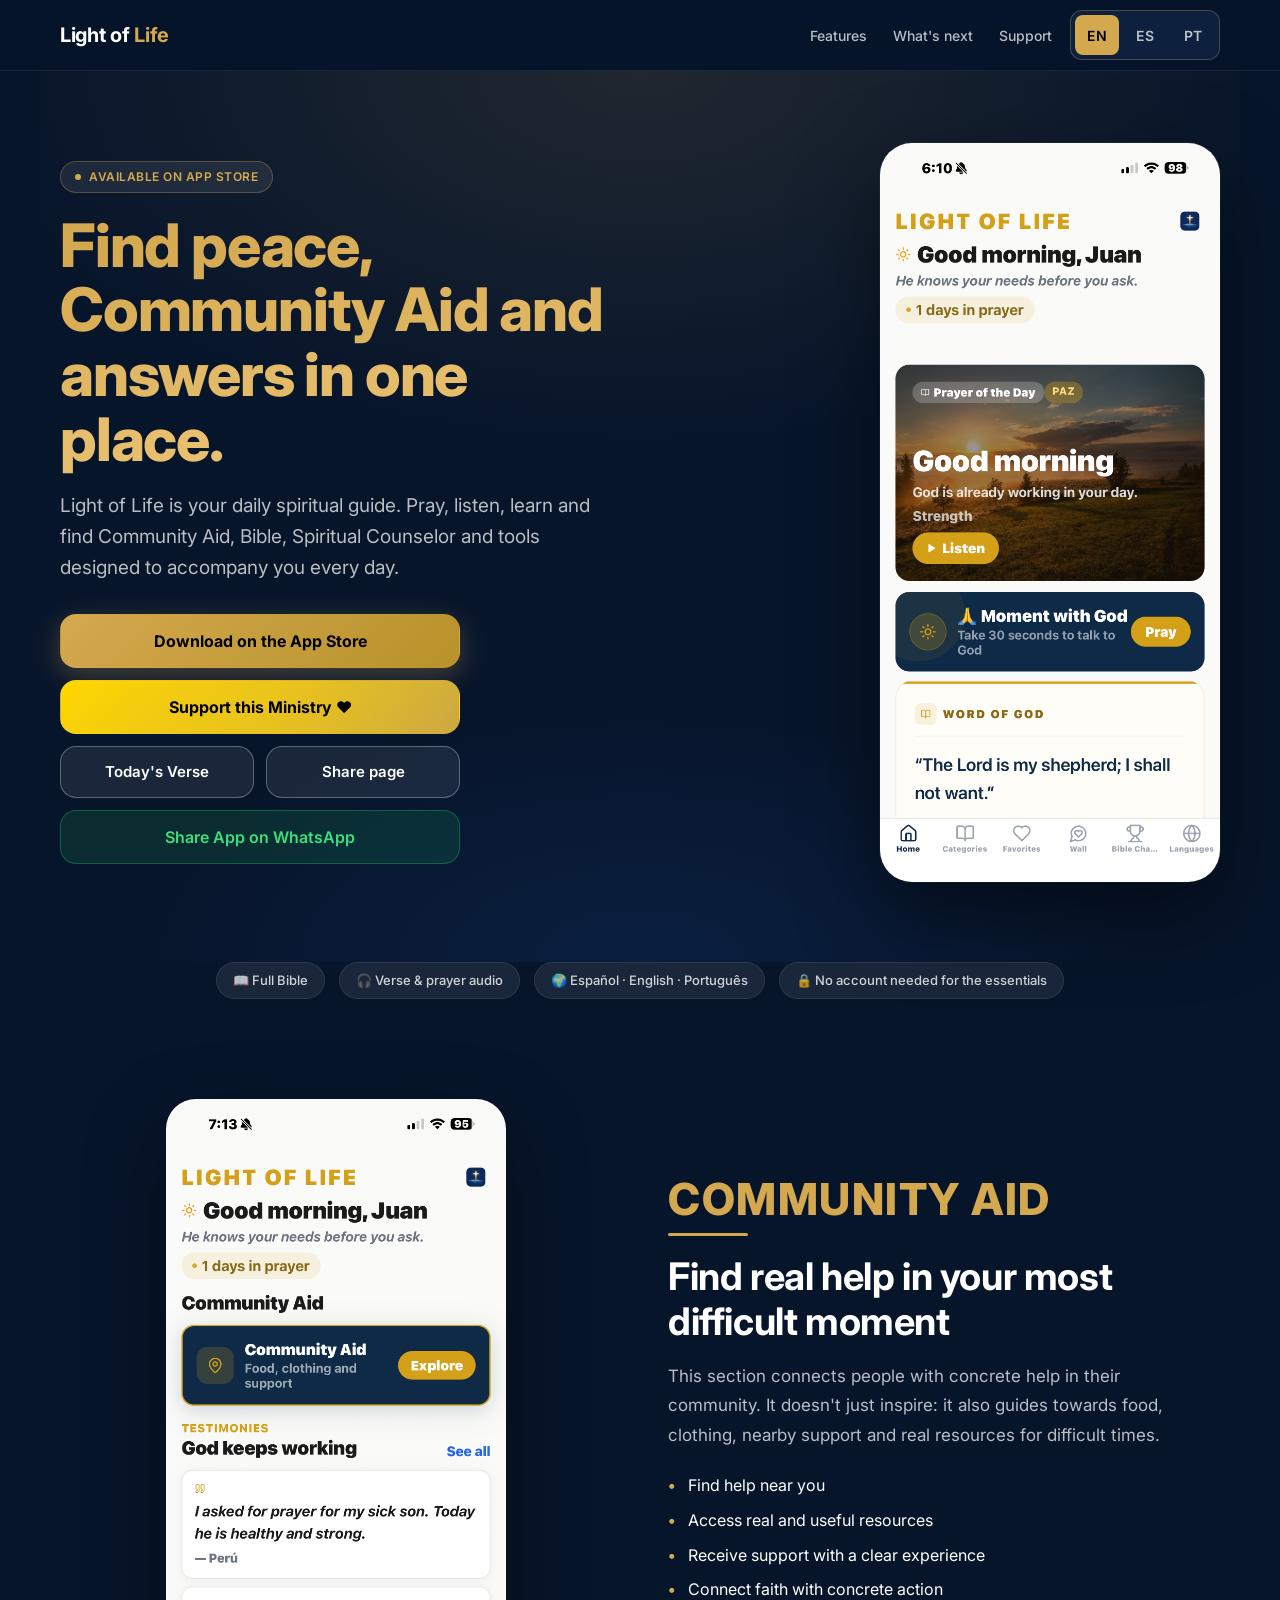
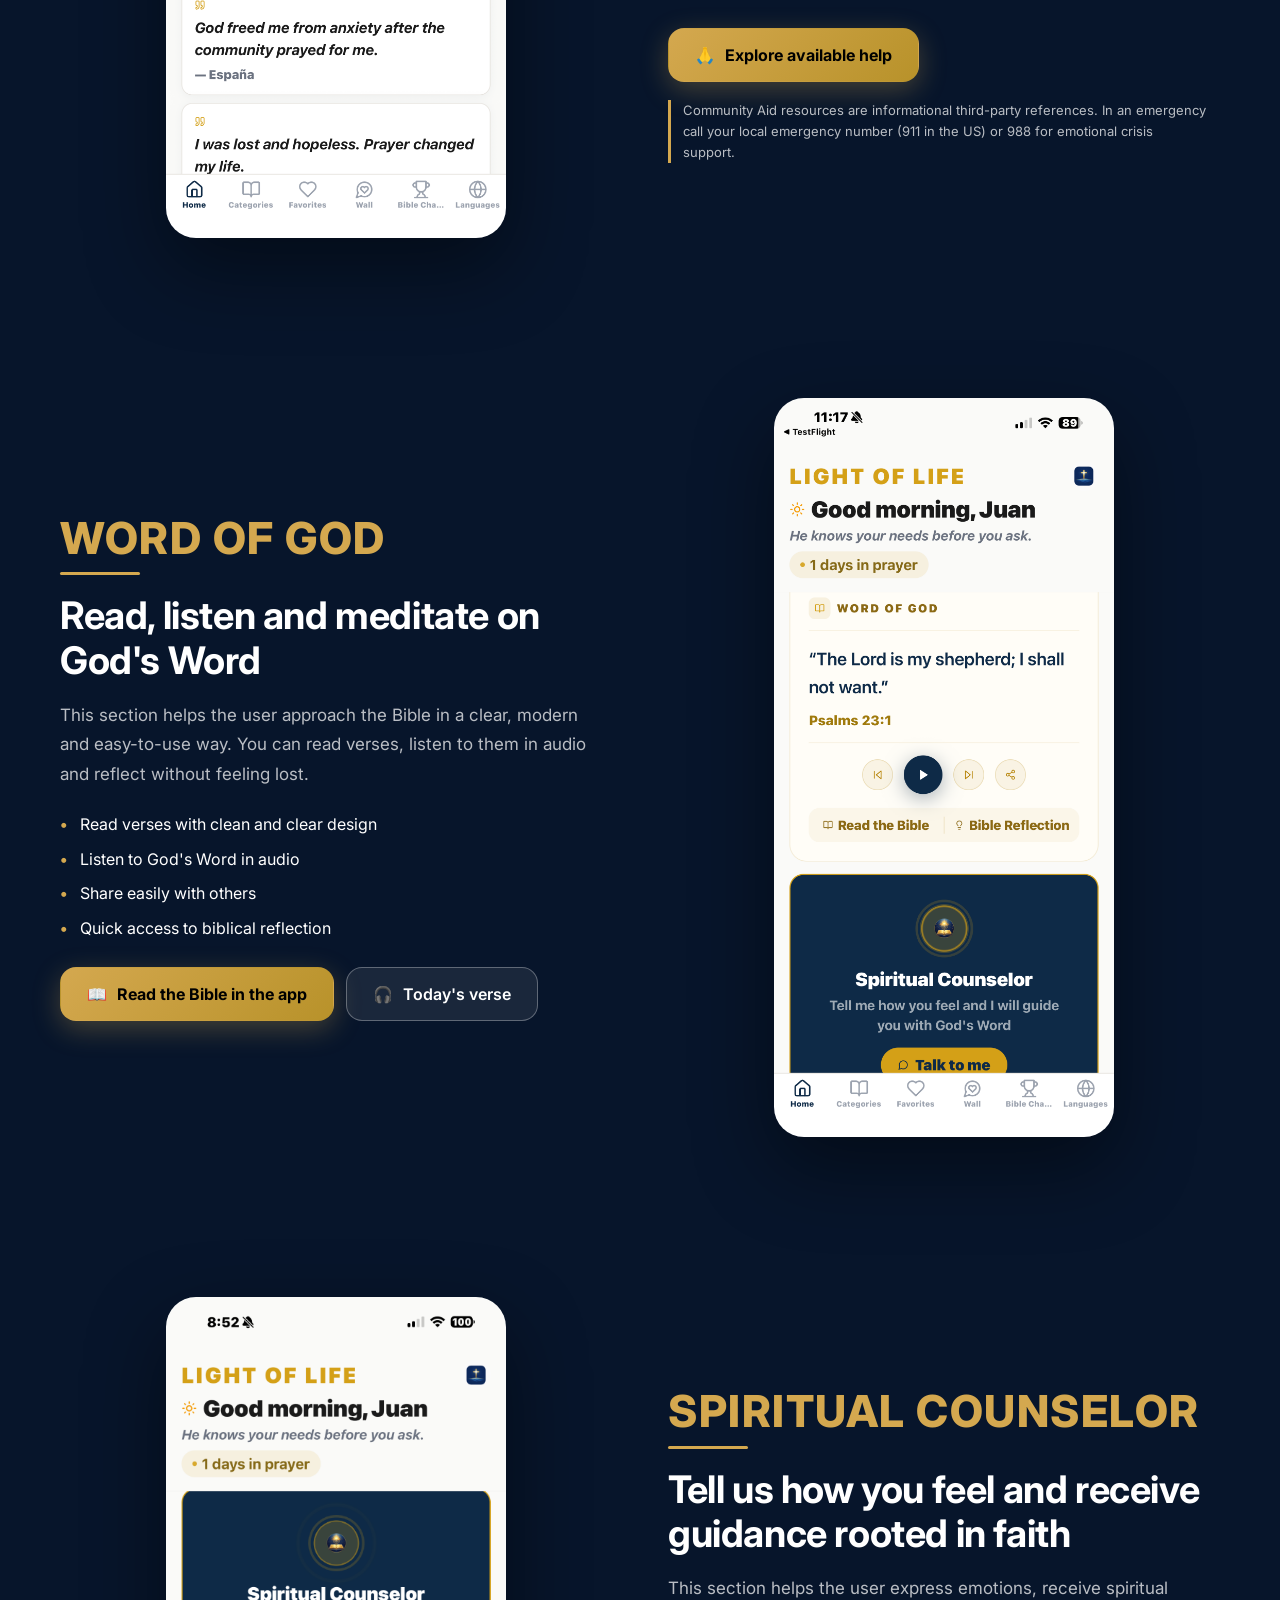
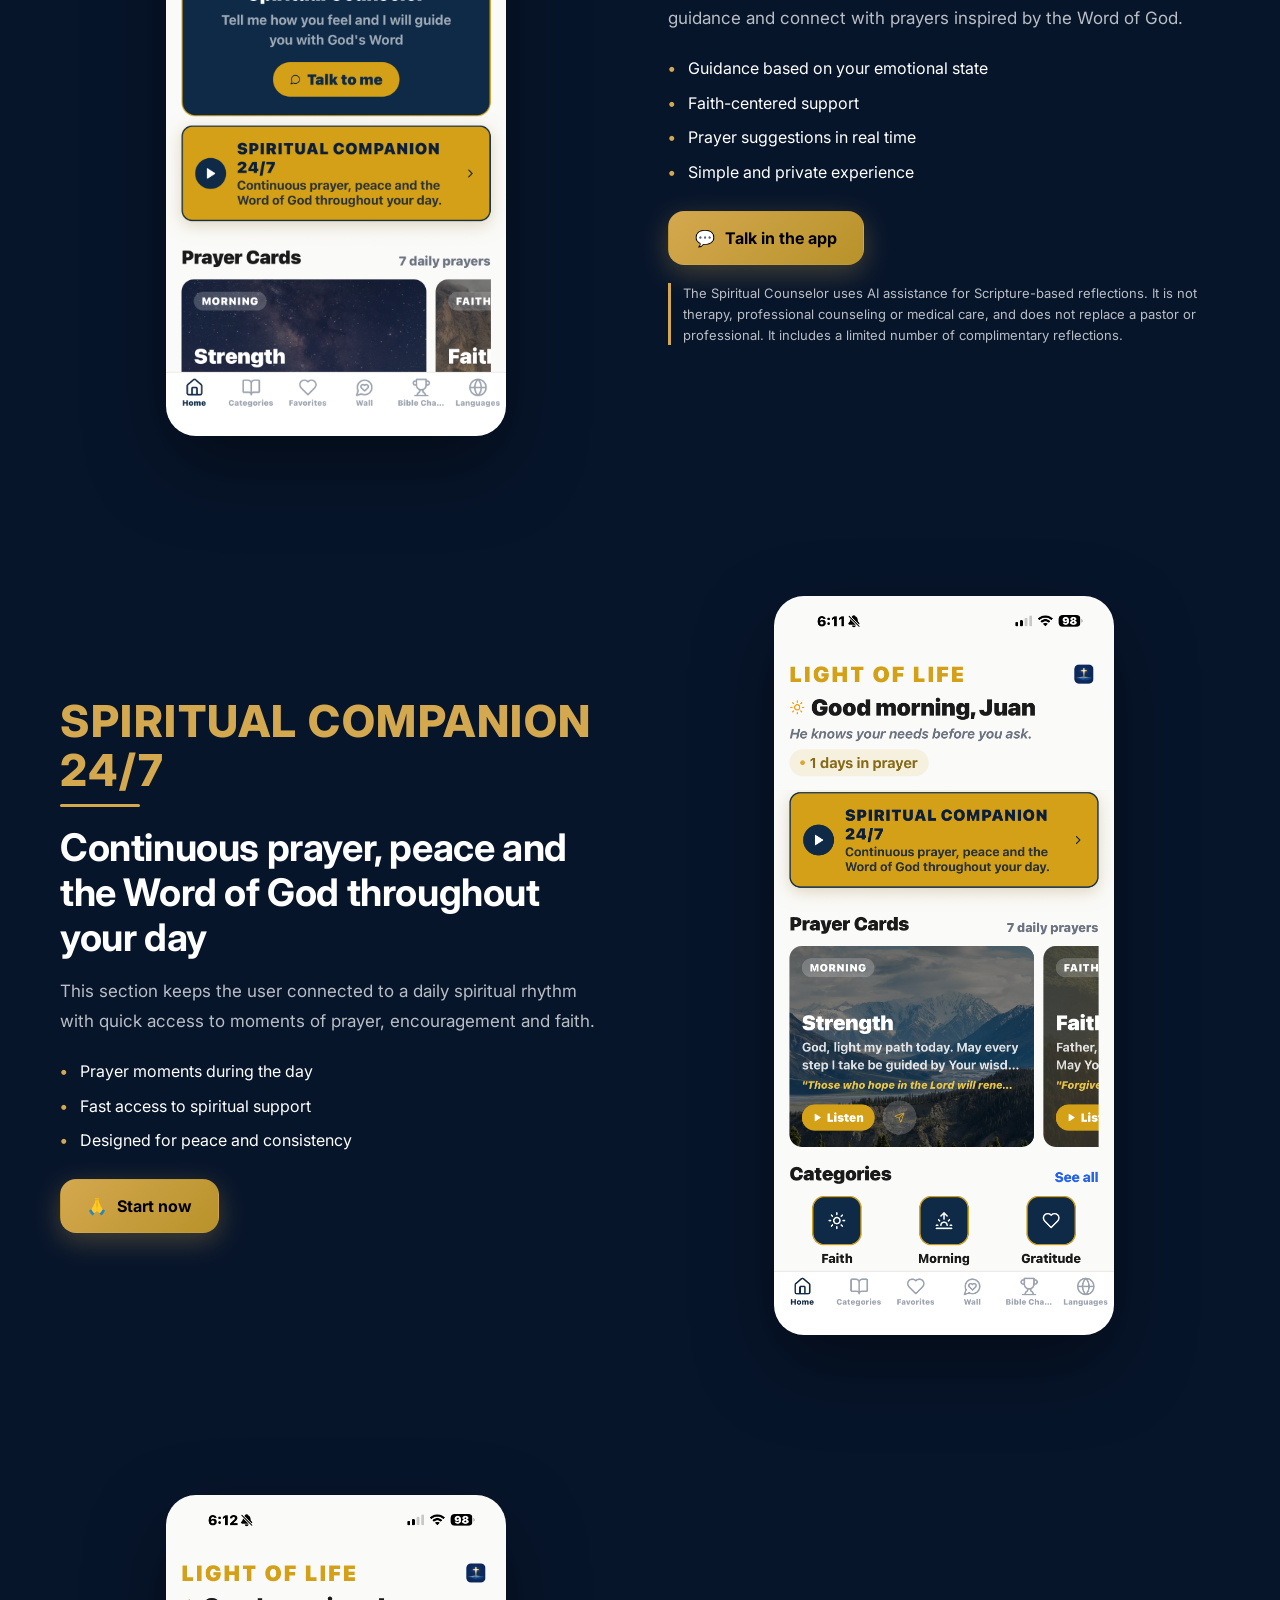
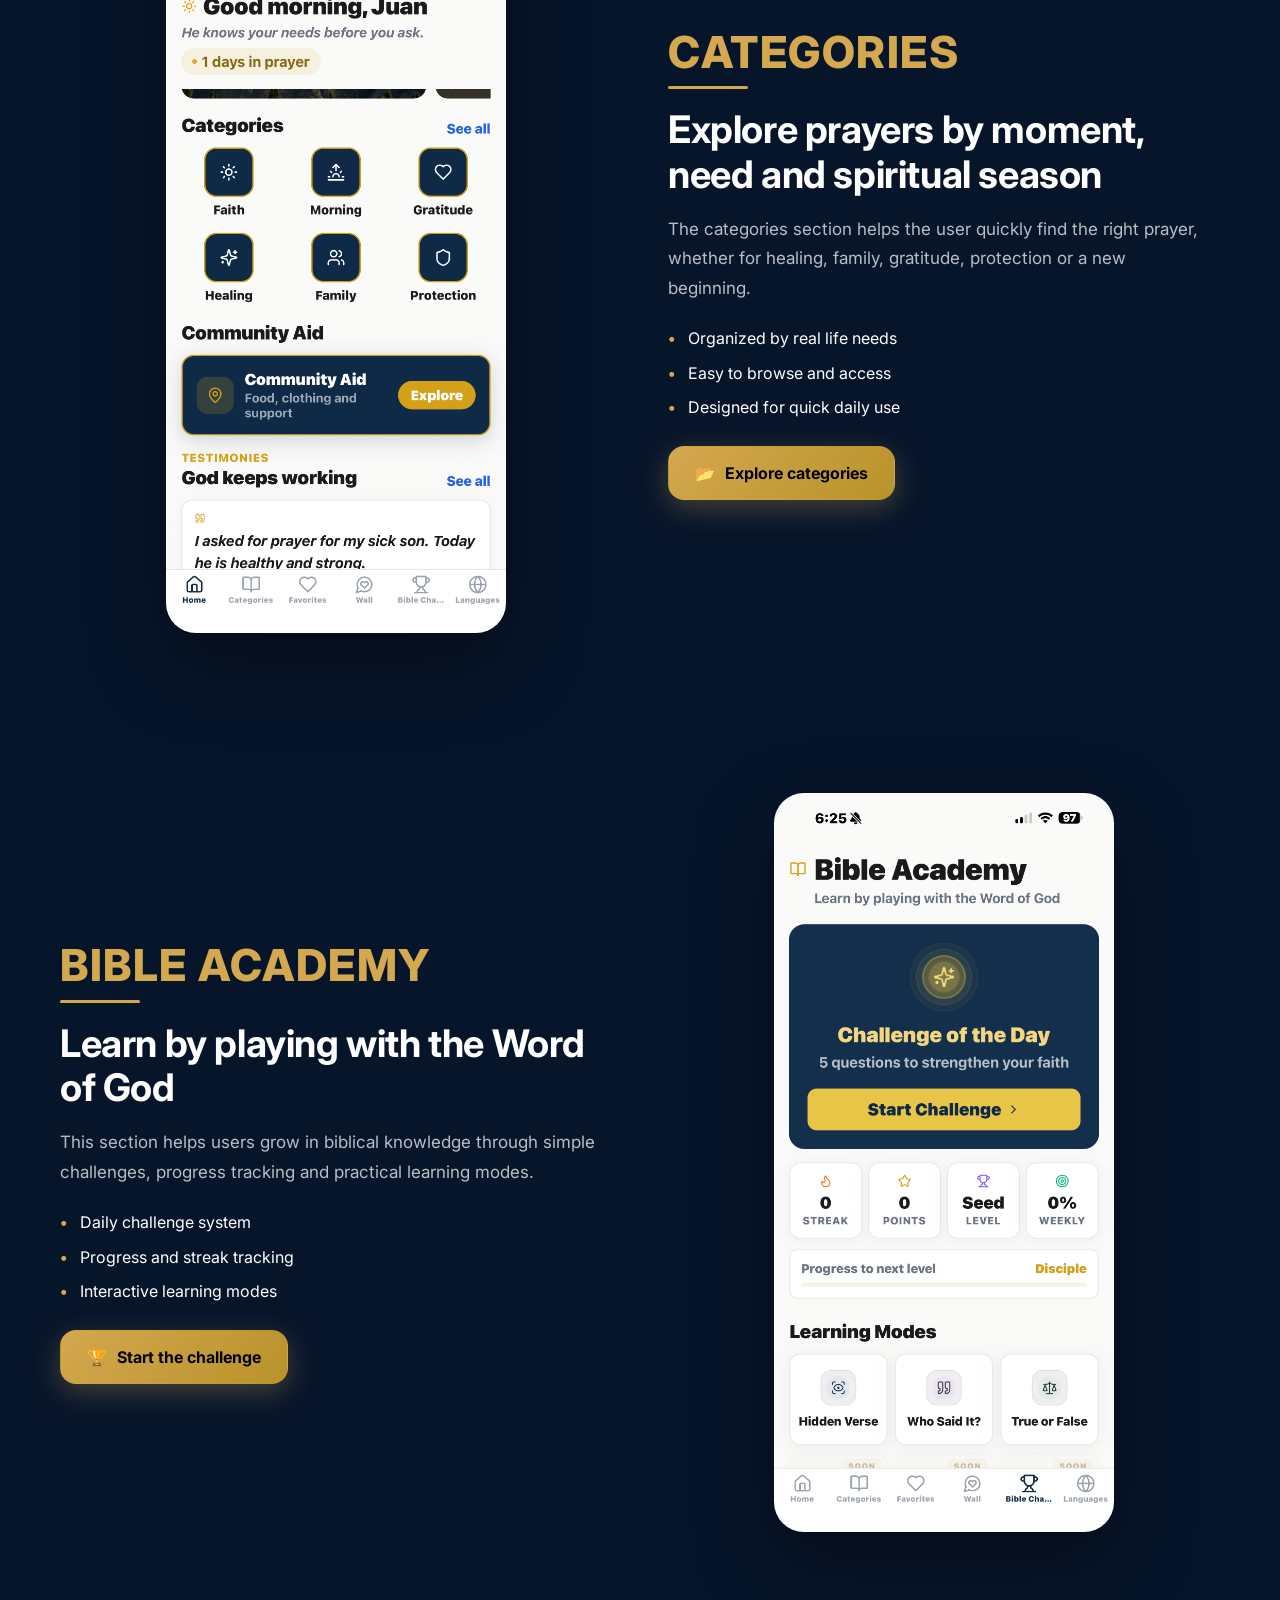
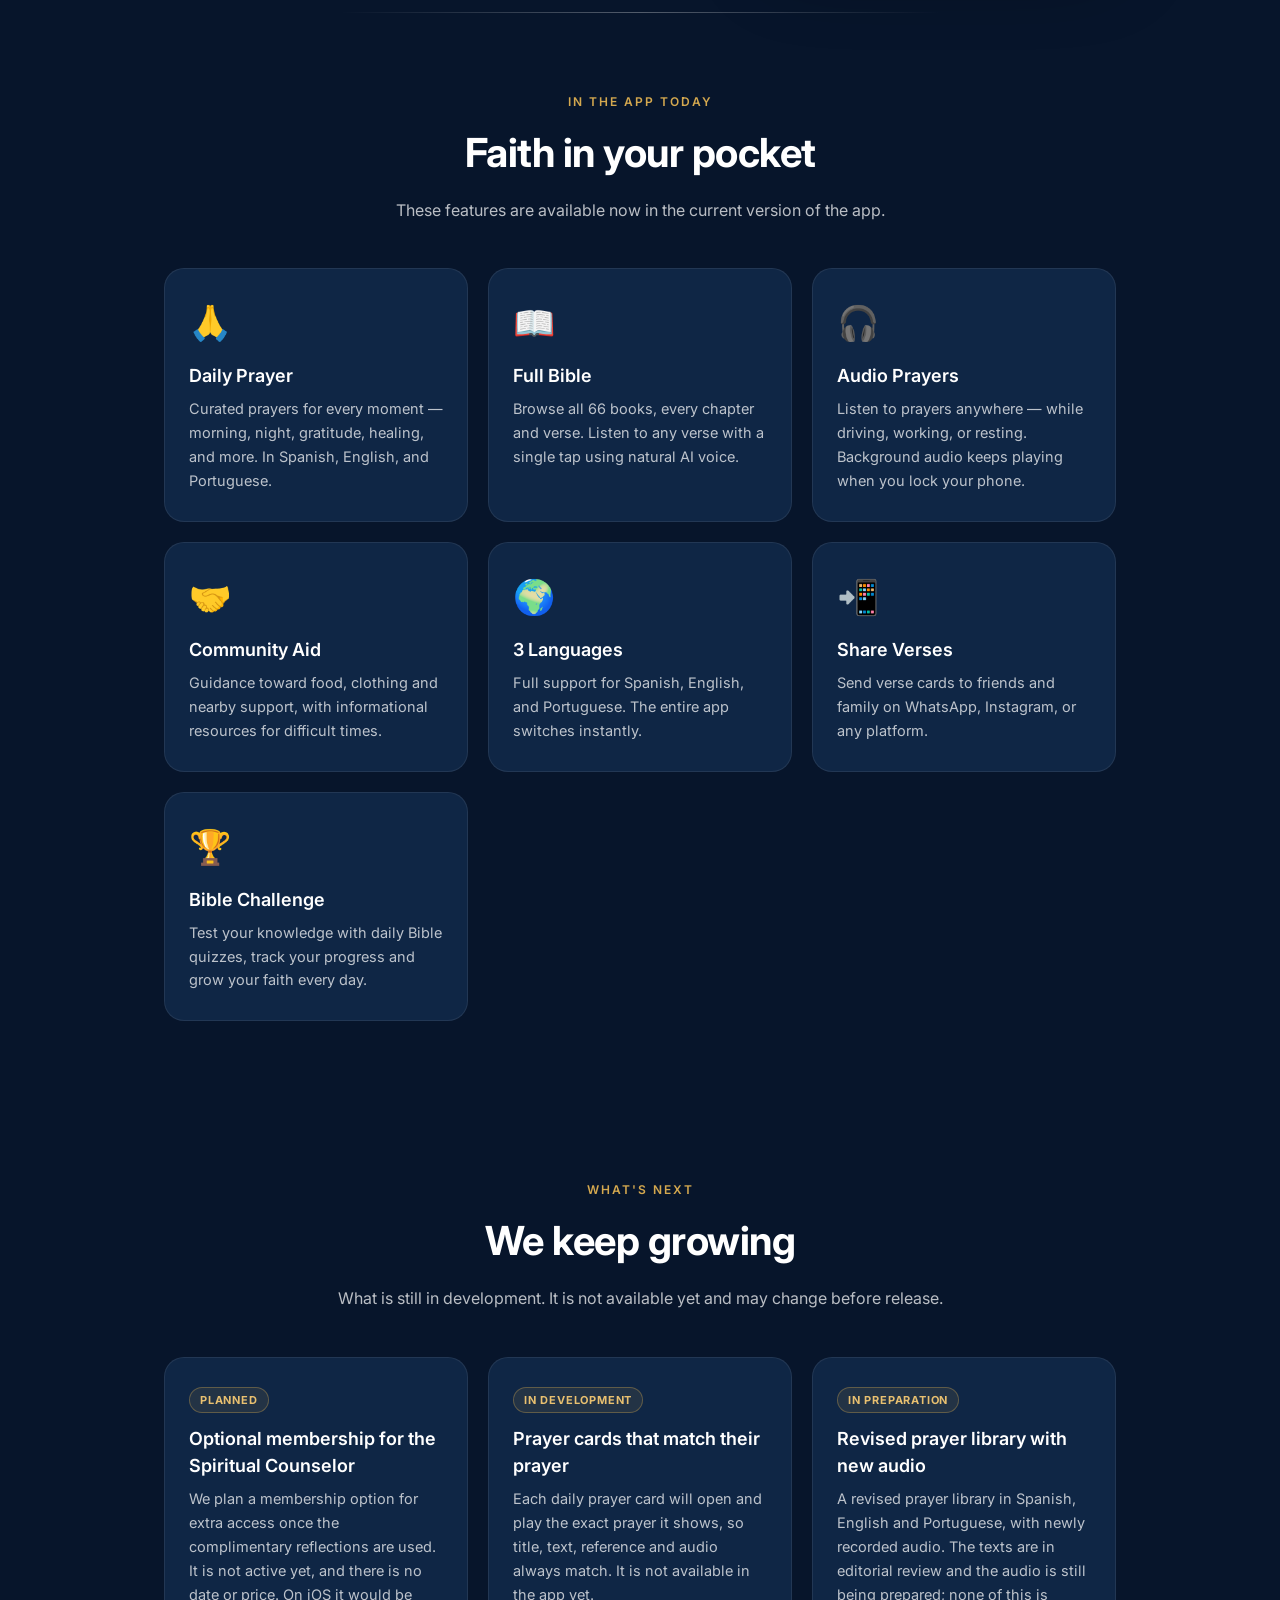
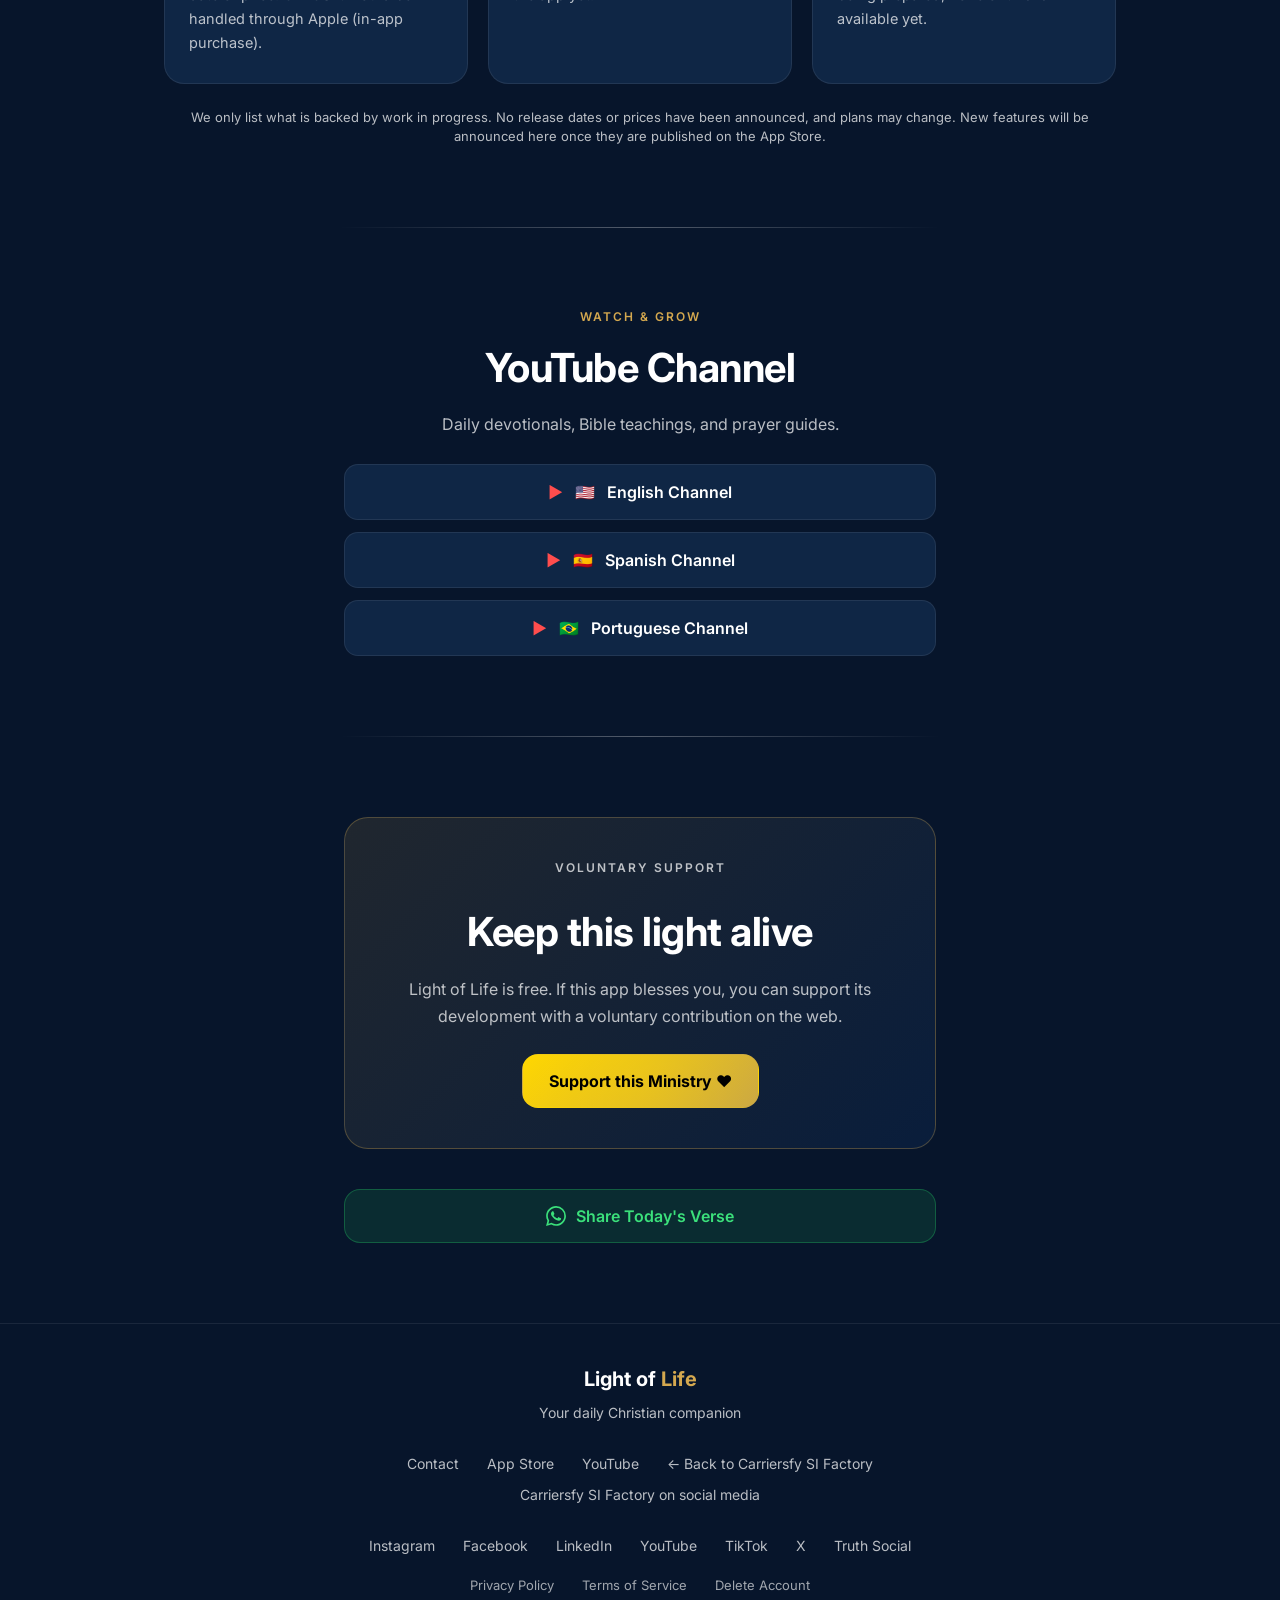
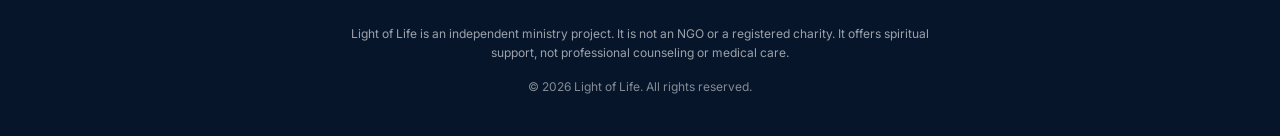
<file: index.html>
<!DOCTYPE html>
<html lang="en">

<head>
  <meta charset="UTF-8" />
  <meta name="viewport" content="width=device-width, initial-scale=1.0" />
  <meta name="theme-color" content="#07152b" />
  <title>Light of Life | Christian Prayer App</title>
  <meta name="description"
    content="Light of Life is your daily Christian companion. Pray, read and listen to Scripture, find Community Aid and receive faith-based reflections in English, Spanish and Portuguese." />
  <link rel="canonical" href="https://www.lightoflife.app/" />
  <meta name="apple-itunes-app" content="app-id=6762034406" />
  <meta property="og:type" content="website" />
  <meta property="og:title" content="Light of Life | Christian Prayer App" />
  <meta property="og:description"
    content="Your daily Christian companion. Pray, read scripture, find Community Aid and share Bible verses." />
  <meta property="og:image" content="https://www.lightoflife.app/og-image.png" />
  <meta property="og:image:width" content="1200" />
  <meta property="og:image:height" content="630" />
  <meta property="og:image:alt" content="Light of Life" />
  <meta property="og:url" content="https://www.lightoflife.app/" />
  <meta name="twitter:card" content="summary_large_image" />
  <meta name="twitter:image" content="https://www.lightoflife.app/og-image.png" />
  <link rel="icon" href="/favicon.svg" type="image/svg+xml" />
  <link rel="preconnect" href="https://fonts.googleapis.com" />
  <link rel="preconnect" href="https://fonts.gstatic.com" crossorigin />
  <link href="https://fonts.googleapis.com/css2?family=Inter:wght@300;400;500;600;700;800&display=swap"
    rel="stylesheet" />

  <style>
    *,
    *::before,
    *::after {
      box-sizing: border-box;
      margin: 0;
      padding: 0;
    }

    :root {
      --navy: #07152b;
      --navy-light: #0d2040;
      --navy-card: #0f2645;
      --gold: #d4a84f;
      --gold-light: #e8c070;
      --gold-dark: #b8922a;
      --blue: #1b5cb8;
      --white: #ffffff;
      --white-80: rgba(255, 255, 255, 0.8);
      --white-70: rgba(255, 255, 255, 0.72);
      --white-30: rgba(255, 255, 255, 0.3);
      --white-10: rgba(255, 255, 255, 0.08);
      --radius: 18px;
    }

    html {
      scroll-behavior: smooth;
      --header-h: 72px;
      scroll-padding-top: var(--header-h);
      -webkit-text-size-adjust: 100%;
    }

    body {
      font-family: 'Inter', system-ui, -apple-system, 'Segoe UI', Arial, sans-serif;
      background: var(--navy);
      color: var(--white);
      min-height: 100vh;
      overflow-x: hidden;
      line-height: 1.5;
    }

    img {
      max-width: 100%;
      height: auto;
      display: block;
    }

    a {
      color: inherit;
    }

    :focus-visible {
      outline: 3px solid var(--gold-light);
      outline-offset: 3px;
      border-radius: 6px;
    }

    .skip-link {
      position: absolute;
      left: 12px;
      top: -60px;
      background: var(--gold);
      color: #000;
      padding: 10px 16px;
      border-radius: 10px;
      font-weight: 700;
      z-index: 2000;
      text-decoration: none;
    }

    .skip-link:focus {
      top: 12px;
    }

    /* ===== HEADER ===== */
    .site-header {
      position: sticky;
      top: 0;
      z-index: 1000;
      background: rgba(7, 21, 43, 0.85);
      -webkit-backdrop-filter: blur(14px);
      backdrop-filter: blur(14px);
      border-bottom: 1px solid var(--white-10);
    }

    .header-inner {
      max-width: 1200px;
      margin: 0 auto;
      padding: 10px 20px;
      display: flex;
      align-items: center;
      justify-content: space-between;
      gap: 16px;
    }

    .brand {
      font-size: 20px;
      font-weight: 700;
      text-decoration: none;
      letter-spacing: -0.3px;
    }

    .brand span {
      color: var(--gold);
    }

    .site-nav {
      display: flex;
      gap: 22px;
      margin-left: auto;
    }

    .site-nav a {
      font-size: 14px;
      font-weight: 500;
      color: var(--white-70);
      text-decoration: none;
      padding: 10px 2px;
      transition: color .2s;
    }

    .site-nav a:hover {
      color: var(--gold);
    }

    .language-selector {
      display: flex;
      gap: 4px;
      background: rgba(15, 38, 69, 0.8);
      border: 1px solid rgba(212, 168, 79, 0.3);
      border-radius: 12px;
      padding: 4px;
    }

    .lang-btn {
      min-width: 44px;
      min-height: 40px;
      padding: 6px 12px;
      border: none;
      border-radius: 8px;
      background: transparent;
      color: var(--white-70);
      font: inherit;
      font-weight: 600;
      font-size: 14px;
      cursor: pointer;
      transition: background .2s, color .2s;
      text-transform: uppercase;
      letter-spacing: 0.5px;
    }

    .lang-btn[aria-pressed="true"] {
      background: var(--gold);
      color: #000;
    }

    .lang-btn:hover {
      color: var(--white);
    }

    .lang-btn[aria-pressed="true"]:hover {
      color: #000;
    }

    .verse-bar {
      display: flex;
      flex-wrap: wrap;
      align-items: center;
      justify-content: center;
      gap: 12px 16px;
      padding: 12px 20px;
      background: var(--gold);
      color: #000;
    }

    .verse-bar[hidden] {
      display: none;
    }

    .verse-bar .btn-primary {
      background: #000;
      color: var(--gold-light);
      min-height: 44px;
      padding: 8px 18px;
      box-shadow: none;
    }

    .verse-bar .btn-secondary {
      color: #000;
      border-color: rgba(0, 0, 0, .4);
      background: transparent;
      min-height: 44px;
      padding: 8px 18px;
    }

    /* ===== BUTTONS ===== */
    .btn-primary,
    .btn-secondary,
    .btn-whatsapp,
    .btn-donate {
      display: inline-flex;
      align-items: center;
      justify-content: center;
      gap: 10px;
      min-height: 52px;
      padding: 14px 26px;
      border-radius: 16px;
      font: inherit;
      font-weight: 700;
      font-size: 16px;
      text-decoration: none;
      cursor: pointer;
      border: 1px solid transparent;
      transition: transform .15s, box-shadow .15s, background .15s, border-color .15s;
    }

    .btn-primary {
      background: linear-gradient(135deg, var(--gold), var(--gold-dark));
      color: #000;
      box-shadow: 0 8px 28px rgba(212, 168, 79, 0.3);
    }

    .btn-primary:hover {
      transform: translateY(-2px);
      box-shadow: 0 12px 36px rgba(212, 168, 79, 0.42);
    }

    .btn-secondary {
      background: var(--white-10);
      color: var(--white);
      font-weight: 600;
      border-color: var(--white-30);
    }

    .btn-secondary:hover {
      background: rgba(255, 255, 255, 0.14);
      border-color: rgba(255, 255, 255, 0.5);
    }

    .btn-whatsapp {
      background: rgba(37, 211, 102, 0.12);
      color: #3be07b;
      font-weight: 600;
      border-color: rgba(37, 211, 102, 0.3);
    }

    .btn-whatsapp:hover {
      background: rgba(37, 211, 102, 0.22);
    }

    .btn-donate {
      position: relative;
      overflow: hidden;
      background: linear-gradient(135deg, #FFD700, #C9A646);
      color: #000;
      isolation: isolate;
    }

    .btn-donate::before {
      content: "";
      position: absolute;
      inset: -50%;
      z-index: -1;
      background: radial-gradient(circle, rgba(255, 215, 0, 0.25) 0%, transparent 60%);
      animation: donateGlow 4s infinite linear;
    }

    .btn-donate:hover {
      transform: translateY(-2px);
      box-shadow: 0 12px 30px rgba(255, 215, 0, 0.4);
    }

    @keyframes donateGlow {
      to {
        transform: rotate(360deg);
      }
    }

    /* ===== HERO ===== */
    .hero {
      display: flex;
      align-items: center;
      justify-content: space-between;
      gap: 60px;
      padding: 72px 20px 80px;
      max-width: 1200px;
      margin: 0 auto;
      position: relative;
    }

    .hero::before {
      content: '';
      position: absolute;
      inset: 0;
      background:
        radial-gradient(ellipse 80% 60% at 50% 0%, rgba(212, 168, 79, 0.12) 0%, transparent 70%),
        radial-gradient(ellipse 60% 40% at 50% 100%, rgba(27, 92, 184, 0.15) 0%, transparent 70%);
      pointer-events: none;
    }

    .hero-copy {
      max-width: 560px;
      position: relative;
      z-index: 1;
    }

    .badge {
      display: inline-flex;
      align-items: center;
      gap: 8px;
      background: var(--white-10);
      border: 1px solid rgba(212, 168, 79, 0.3);
      border-radius: 100px;
      padding: 6px 14px;
      font-size: 12px;
      font-weight: 600;
      color: var(--gold);
      letter-spacing: 0.5px;
      text-transform: uppercase;
      margin-bottom: 20px;
    }

    .badge-dot {
      width: 6px;
      height: 6px;
      border-radius: 50%;
      background: var(--gold);
      animation: pulse 2s infinite;
    }

    @keyframes pulse {

      0%,
      100% {
        opacity: 1;
        transform: scale(1);
      }

      50% {
        opacity: .5;
        transform: scale(.8);
      }
    }

    .hero h1 {
      font-size: clamp(36px, 6.4vw, 60px);
      font-weight: 800;
      line-height: 1.08;
      letter-spacing: -1.2px;
      margin-bottom: 18px;
    }

    .hero h1 .accent {
      background: linear-gradient(135deg, var(--gold), var(--gold-light));
      -webkit-background-clip: text;
      background-clip: text;
      -webkit-text-fill-color: transparent;
    }

    .hero-sub {
      font-size: clamp(16px, 2.6vw, 19px);
      color: var(--white-70);
      line-height: 1.65;
      margin-bottom: 30px;
    }

    .cta-group {
      display: flex;
      flex-direction: column;
      gap: 12px;
      width: 100%;
      max-width: 400px;
    }

    .cta-row {
      display: grid;
      grid-template-columns: 1fr 1fr;
      gap: 12px;
    }

    .cta-row>* {
      padding-inline: 12px;
      font-size: 15px;
    }

    .hero-phone {
      position: relative;
      z-index: 1;
      flex-shrink: 0;
    }

    .hero-phone img {
      width: 340px;
      border-radius: 32px;
      box-shadow: 0 30px 80px rgba(0, 0, 0, 0.5), 0 0 0 1px rgba(255, 255, 255, 0.05);
    }

    .trust-strip {
      max-width: 1000px;
      margin: 0 auto;
      padding: 0 20px 20px;
      display: flex;
      flex-wrap: wrap;
      justify-content: center;
      gap: 10px 14px;
    }

    .trust-strip li {
      list-style: none;
      font-size: 13px;
      font-weight: 500;
      color: var(--white-80);
      background: var(--white-10);
      border: 1px solid var(--white-10);
      border-radius: 100px;
      padding: 8px 16px;
    }

    /* ===== FEATURE SECTIONS ===== */
    .feature-section {
      max-width: 1200px;
      margin: 0 auto;
      padding: 80px 20px;
    }

    .feature-grid {
      display: grid;
      grid-template-columns: 1fr 1fr;
      gap: 56px;
      align-items: center;
    }

    .feature-section.alt .feature-copy {
      order: 2;
    }

    .feature-section.alt .feature-shot {
      order: 1;
    }

    .feature-copy {
      max-width: 540px;
    }

    .feature-title {
      font-size: clamp(30px, 4.6vw, 44px);
      font-weight: 800;
      color: var(--gold);
      margin-bottom: 18px;
      letter-spacing: 1.5px;
      text-transform: uppercase;
      line-height: 1.1;
    }

    .feature-title::after {
      content: "";
      display: block;
      width: 80px;
      height: 3px;
      background: var(--gold);
      margin-top: 10px;
      border-radius: 2px;
    }

    .feature-copy .feature-heading {
      font-weight: 700;
      font-size: clamp(26px, 3.6vw, 38px);
      line-height: 1.18;
      margin-bottom: 18px;
      letter-spacing: -0.4px;
    }

    .feature-copy p {
      font-size: 17px;
      line-height: 1.75;
      color: var(--white-70);
      margin-bottom: 22px;
    }

    .feature-list {
      list-style: none;
      display: grid;
      gap: 10px;
    }

    .feature-list li {
      font-size: 16px;
      line-height: 1.55;
      padding-left: 20px;
      position: relative;
    }

    .feature-list li::before {
      content: "•";
      color: var(--gold);
      position: absolute;
      left: 0;
      font-weight: 700;
    }

    .feature-cta {
      margin-top: 26px;
      display: flex;
      gap: 12px;
      flex-wrap: wrap;
    }

    .feature-note {
      margin-top: 18px;
      font-size: 13px !important;
      line-height: 1.6 !important;
      color: var(--white-70);
      border-left: 3px solid var(--gold);
      padding-left: 12px;
      margin-bottom: 0 !important;
    }

    .feature-shot {
      display: flex;
      justify-content: center;
    }

    .feature-shot img {
      width: 100%;
      max-width: 340px;
      border-radius: 30px;
      box-shadow: 0 30px 80px rgba(0, 0, 0, 0.45);
    }

    /* ===== GENERIC SECTIONS ===== */
    .section {
      padding: 80px 24px;
      max-width: 1000px;
      margin: 0 auto;
    }

    .section.narrow {
      max-width: 640px;
      text-align: center;
    }

    .section-label {
      font-size: 12px;
      font-weight: 600;
      letter-spacing: 2px;
      text-transform: uppercase;
      color: var(--gold);
      margin-bottom: 12px;
      text-align: center;
    }

    .section-title {
      font-size: clamp(28px, 5vw, 40px);
      font-weight: 700;
      text-align: center;
      margin-bottom: 14px;
      letter-spacing: -0.5px;
    }

    .section-lead {
      text-align: center;
      color: var(--white-70);
      max-width: 620px;
      margin: 0 auto 44px;
      font-size: 16px;
      line-height: 1.7;
    }

    .cards-grid {
      display: grid;
      grid-template-columns: repeat(auto-fit, minmax(270px, 1fr));
      gap: 20px;
    }

    .card {
      background: var(--navy-card);
      border: 1px solid var(--white-10);
      border-radius: 20px;
      padding: 28px 24px;
      transition: border-color .2s, transform .2s;
    }

    .card:hover {
      border-color: rgba(212, 168, 79, 0.35);
      transform: translateY(-4px);
    }

    .card-icon {
      font-size: 34px;
      margin-bottom: 14px;
    }

    .card h3 {
      font-size: 18px;
      font-weight: 600;
      margin-bottom: 8px;
    }

    .card p {
      font-size: 14.5px;
      color: var(--white-70);
      line-height: 1.65;
    }

    .status {
      display: inline-block;
      font-size: 11px;
      font-weight: 700;
      letter-spacing: .8px;
      text-transform: uppercase;
      border-radius: 100px;
      padding: 4px 10px;
      margin-bottom: 12px;
    }

    .status.live {
      color: #7be0a2;
      background: rgba(60, 200, 120, .12);
      border: 1px solid rgba(60, 200, 120, .3);
    }

    .status.soon {
      color: var(--gold-light);
      background: rgba(212, 168, 79, .1);
      border: 1px solid rgba(212, 168, 79, .35);
    }

    .roadmap-note {
      text-align: center;
      font-size: 13px;
      color: var(--white-70);
      margin-top: 24px;
    }

    .divider {
      width: 100%;
      max-width: 600px;
      margin: 0 auto;
      height: 1px;
      background: linear-gradient(90deg, transparent, var(--white-30), transparent);
    }

    .stack {
      display: flex;
      flex-direction: column;
      gap: 12px;
      margin-top: 28px;
    }

    .btn-youtube {
      display: flex;
      align-items: center;
      justify-content: center;
      gap: 12px;
      min-height: 56px;
      background: var(--navy-card);
      border: 1px solid var(--white-10);
      border-radius: 14px;
      padding: 14px 24px;
      color: var(--white);
      font-weight: 600;
      font-size: 16px;
      text-decoration: none;
      transition: border-color .2s, background .2s;
    }

    .btn-youtube:hover {
      border-color: rgba(255, 90, 90, 0.5);
      background: rgba(255, 0, 0, 0.07);
    }

    .yt-icon {
      color: #ff4d4d;
    }

    .support-band {
      background: linear-gradient(135deg, rgba(212, 168, 79, .12), rgba(27, 92, 184, .12));
      border: 1px solid rgba(212, 168, 79, .3);
      border-radius: 24px;
      padding: 40px 24px;
      text-align: center;
    }

    .support-band p {
      color: var(--white-70);
      max-width: 520px;
      margin: 0 auto 24px;
      line-height: 1.7;
    }

    /* ===== FOOTER ===== */
    footer {
      border-top: 1px solid var(--white-10);
      padding: 40px 24px;
      text-align: center;
    }

    .footer-logo {
      font-size: 20px;
      font-weight: 700;
      margin-bottom: 8px;
    }

    .footer-logo span {
      color: var(--gold);
    }

    .footer-sub {
      font-size: 14px;
      color: var(--white-70);
      margin-bottom: 20px;
    }

    .footer-links,
    .footer-legal {
      display: flex;
      justify-content: center;
      gap: 6px 24px;
      flex-wrap: wrap;
    }

    .footer-links a,
    .footer-legal a {
      font-size: 14px;
      color: var(--white-70);
      text-decoration: none;
      padding: 10px 2px;
      transition: color .2s;
    }

    .footer-legal a {
      font-size: 13px;
      color: rgba(255, 255, 255, 0.62);
    }

    .footer-links a:hover,
    .footer-legal a:hover {
      color: var(--gold);
    }

    .footer-disclaimer {
      max-width: 620px;
      margin: 18px auto 0;
      font-size: 12px;
      line-height: 1.6;
      color: rgba(255, 255, 255, 0.6);
    }

    .footer-copy {
      margin-top: 16px;
      font-size: 12px;
      color: rgba(255, 255, 255, 0.5);
    }

    /* ===== DONATION DIALOG ===== */
    dialog.donation-dialog {
      border: 1px solid rgba(212, 168, 79, 0.35);
      border-radius: 22px;
      background: var(--navy-light);
      color: var(--white);
      padding: 0;
      width: min(92vw, 440px);
      max-height: 92vh;
      margin: auto;
      overflow: auto;
      box-shadow: 0 30px 90px rgba(0, 0, 0, .6);
    }

    dialog.donation-dialog::backdrop {
      background: rgba(3, 9, 20, 0.72);
      -webkit-backdrop-filter: blur(4px);
      backdrop-filter: blur(4px);
    }

    .donation-box {
      padding: 28px 24px 22px;
      text-align: center;
    }

    .donation-box h2 {
      font-size: 22px;
      margin-bottom: 8px;
    }

    .donation-intro {
      color: var(--white-70);
      font-size: 15px;
      line-height: 1.6;
      margin-bottom: 18px;
    }

    fieldset.donation-options {
      border: 0;
      display: grid;
      grid-template-columns: repeat(3, 1fr);
      gap: 10px;
      margin-bottom: 16px;
    }

    fieldset.donation-options legend {
      position: absolute;
      width: 1px;
      height: 1px;
      overflow: hidden;
      clip: rect(0 0 0 0);
    }

    .amount input {
      position: absolute;
      opacity: 0;
      pointer-events: none;
    }

    .amount span {
      display: flex;
      align-items: center;
      justify-content: center;
      min-height: 52px;
      border-radius: 12px;
      background: var(--white-10);
      border: 1px solid var(--white-30);
      font-weight: 700;
      font-size: 17px;
      cursor: pointer;
      transition: background .15s, border-color .15s, color .15s;
    }

    .amount:hover span {
      border-color: var(--gold);
    }

    .amount input:checked+span {
      background: linear-gradient(135deg, #FFD700, #FFA500);
      color: #000;
      border-color: transparent;
      box-shadow: 0 6px 18px rgba(255, 215, 0, 0.35);
    }

    .amount input:focus-visible+span {
      outline: 3px solid var(--gold-light);
      outline-offset: 2px;
    }

    .amount.custom {
      grid-column: span 2;
    }

    .amount.custom span {
      font-size: 15px;
    }

    .donate-main {
      width: 100%;
      min-height: 54px;
      background: linear-gradient(135deg, #FFD700, #C9A646);
      border: 0;
      border-radius: 14px;
      font: inherit;
      font-weight: 700;
      font-size: 17px;
      color: #000;
      cursor: pointer;
    }

    .donate-main:hover {
      filter: brightness(1.06);
    }

    .donation-info {
      margin-top: 16px;
      text-align: left;
      font-size: 12.5px;
      line-height: 1.6;
      color: var(--white-70);
      display: grid;
      gap: 8px;
    }

    .donation-info strong {
      color: var(--white);
    }

    .donation-info a {
      color: var(--gold-light);
    }

    .close-modal {
      margin-top: 12px;
      min-height: 44px;
      padding: 8px 18px;
      background: transparent;
      border: 0;
      color: var(--white-70);
      font: inherit;
      font-size: 14px;
      cursor: pointer;
      text-decoration: underline;
    }

    .close-modal:hover {
      color: var(--white);
    }

    .donation-error {
      color: #ffb4b4;
      font-size: 13px;
      margin-top: 10px;
    }

    /* ===== TOAST ===== */
    .toast {
      position: fixed;
      left: 50%;
      bottom: 24px;
      transform: translate(-50%, 20px);
      background: var(--gold);
      color: #000;
      font-weight: 600;
      font-size: 14px;
      padding: 12px 20px;
      border-radius: 12px;
      opacity: 0;
      pointer-events: none;
      transition: opacity .25s, transform .25s;
      z-index: 3000;
      max-width: 90vw;
      word-break: break-all;
    }

    .toast.show {
      opacity: 1;
      transform: translate(-50%, 0);
    }

    /* ===== RESPONSIVE ===== */
    @media (max-width: 900px) {
      .feature-grid {
        grid-template-columns: 1fr;
        gap: 28px;
        text-align: center;
      }

      .feature-copy {
        max-width: 100%;
        margin: 0 auto;
      }

      .feature-title::after {
        margin-inline: auto;
      }

      .feature-list li {
        padding-left: 0;
      }

      .feature-list li::before {
        display: none;
      }

      .feature-cta {
        justify-content: center;
      }

      .feature-note {
        text-align: left;
      }

      .feature-section.alt .feature-copy,
      .feature-section.alt .feature-shot {
        order: unset;
      }

      .feature-shot {
        order: -1;
      }

      .feature-section {
        padding: 56px 20px;
      }
    }

    @media (max-width: 768px) {
      .site-nav {
        display: none;
      }

      .language-selector {
        margin-left: auto;
      }

      .hero {
        flex-direction: column;
        text-align: center;
        padding: 36px 20px 48px;
        gap: 28px;
      }

      .hero-copy {
        display: flex;
        flex-direction: column;
        align-items: center;
        max-width: 100%;
      }

      .hero-phone img {
        width: 100%;
        max-width: 300px;
      }

      .cta-group .btn-primary,
      .cta-group .btn-secondary,
      .cta-group .btn-whatsapp,
      .cta-group .btn-donate {
        min-height: 58px;
        border-radius: 20px;
      }

      .section {
        padding: 56px 20px;
      }
    }

    @media (max-width: 380px) {
      .cta-row {
        grid-template-columns: 1fr;
      }

      .brand {
        font-size: 18px;
      }

      .lang-btn {
        min-width: 40px;
        padding-inline: 8px;
      }
    }

    @media (prefers-reduced-motion: reduce) {

      *,
      *::before,
      *::after {
        animation: none !important;
        transition: none !important;
        scroll-behavior: auto !important;
      }
    }
  </style>
</head>

<body>
  <a class="skip-link" href="#main" data-es="Saltar al contenido" data-pt="Ir para o conteúdo">Skip to content</a>

  <div class="verse-bar" id="verseBar" hidden>
    <span><strong id="verseRef"></strong> — <span data-es="Abre este versículo en la app." data-pt="Abra este versículo no app.">Open this verse in the app.</span></span>
    <a class="btn-primary" id="verseOpen" href="#"><span data-es="Abrir en la app" data-pt="Abrir no app">Open in app</span></a>
    <a class="btn-secondary" href="https://apps.apple.com/app/light-of-life-help-hope/id6762034406" target="_blank" rel="noopener"><span data-es="Descargar" data-pt="Baixar">Get the app</span></a>
  </div>

  <!-- HEADER -->
  <header class="site-header">
    <div class="header-inner">
      <a class="brand" href="/" aria-label="Light of Life">Light of <span>Life</span></a>
      <nav class="site-nav" aria-label="Main" data-es-label="Principal" data-pt-label="Principal">
        <a href="#features" data-es="Funciones" data-pt="Funções">Features</a>
        <a href="#roadmap" data-es="Novedades" data-pt="Novidades">What's next</a>
        <a href="#support" data-es="Apoyar" data-pt="Apoiar">Support</a>
      </nav>
      <div class="language-selector" role="group" aria-label="Language" data-es-label="Idioma" data-pt-label="Idioma">
        <button type="button" class="lang-btn" data-lang="en" aria-pressed="true" lang="en">EN</button>
        <button type="button" class="lang-btn" data-lang="es" aria-pressed="false" lang="es">ES</button>
        <button type="button" class="lang-btn" data-lang="pt" aria-pressed="false" lang="pt">PT</button>
      </div>
    </div>
  </header>

  <main id="main">
    <!-- HERO -->
    <section class="hero" aria-labelledby="hero-title">
      <div class="hero-copy">
        <div class="badge">
          <span class="badge-dot" aria-hidden="true"></span>
          <span data-es="Disponible en App Store" data-pt="Disponível na App Store">Available on App Store</span>
        </div>

        <h1 id="hero-title">
          <span class="accent" data-es="Encuentra paz, Ayuda Comunitaria y respuestas en un solo lugar."
            data-pt="Encontre paz, Ajuda Comunitária e respostas em um único lugar.">Find peace, Community Aid and
            answers in one place.</span>
        </h1>

        <p class="hero-sub"
          data-es="Light of Life es tu guía espiritual diaria. Ora, escucha, aprende y encuentra Ayuda Comunitaria, Biblia, Consejero Espiritual y herramientas pensadas para acompañarte cada día."
          data-pt="Light of Life é seu guia espiritual diário. Ore, ouça, aprenda e encontre Ajuda Comunitária, Bíblia, Conselheiro Espiritual e ferramentas projetadas para acompanhá-lo todos os dias.">Light
          of Life is your daily spiritual guide. Pray, listen, learn and find Community Aid, Bible, Spiritual
          Counselor and tools designed to accompany you every day.</p>

        <div class="cta-group">
          <a class="btn-primary" href="https://apps.apple.com/app/light-of-life-help-hope/id6762034406"
            target="_blank" rel="noopener">
            <span data-es="Descargar en la App Store" data-pt="Baixar na App Store">Download on the App Store</span>
          </a>
          <button type="button" class="btn-donate" id="openDonation" aria-haspopup="dialog">
            <span data-es="Apoya este ministerio ❤️" data-pt="Apoie este ministério ❤️">Support this Ministry ❤️</span>
          </button>
          <div class="cta-row">
            <a class="btn-secondary" href="/john-3-16">
              <span data-es="Versículo de hoy" data-pt="Versículo de hoje">Today's Verse</span>
            </a>
            <button type="button" class="btn-secondary" id="sharePageBtn">
              <span data-es="Compartir página" data-pt="Compartilhar página">Share page</span>
            </button>
          </div>
          <button type="button" class="btn-whatsapp" id="shareAppBtn">
            <span data-es="Compartir app en WhatsApp" data-pt="Compartilhar app no WhatsApp">Share App on
              WhatsApp</span>
          </button>
        </div>
      </div>

      <div class="hero-phone">
        <img data-img="home-main" src="/screenshots/en/home-main-en.png" width="340" height="739"
          alt="Light of Life home screen"
          data-alt-es="Pantalla de inicio de Light of Life" data-alt-pt="Tela inicial do Light of Life" />
      </div>
    </section>

    <ul class="trust-strip" aria-label="Highlights" data-es-label="Aspectos destacados"
      data-pt-label="Destaques">
      <li data-es="📖 Biblia completa" data-pt="📖 Bíblia completa">📖 Full Bible</li>
      <li data-es="🎧 Audio de versículos y oraciones" data-pt="🎧 Áudio de versículos e orações">🎧 Verse &amp;
        prayer audio</li>
      <li data-es="🌍 Español · English · Português" data-pt="🌍 Español · English · Português">🌍 Español · English ·
        Português</li>
      <li data-es="🔒 Sin crear cuenta para lo esencial" data-pt="🔒 Sem criar conta para o essencial">🔒 No account
        needed for the essentials</li>
    </ul>

    <!-- COMMUNITY AID -->
    <section class="feature-section alt" id="community-aid" aria-labelledby="ca-title">
      <div class="feature-grid">
        <div class="feature-copy">
          <h2 class="feature-title" id="ca-title" data-es="Ayuda Comunitaria" data-pt="Ajuda Comunitária">Community
            Aid</h2>
          <h3 class="feature-heading" data-es="Encuentra ayuda real en tu momento más difícil"
            data-pt="Encontre ajuda real em seu momento mais difícil">Find real help in your most difficult moment
          </h3>
          <p
            data-es="Esta sección conecta a las personas con ayuda concreta en su comunidad. No solo inspira: también orienta hacia comida, ropa, apoyo cercano y recursos reales para momentos difíciles."
            data-pt="Esta seção conecta pessoas com ajuda concreta em sua comunidade. Não apenas inspira: também orienta para alimentos, roupas, apoio próximo e recursos reais para momentos difíceis.">
            This section connects people with concrete help in their community. It doesn't just inspire: it also
            guides towards food, clothing, nearby support and real resources for difficult times.</p>

          <ul class="feature-list">
            <li data-es="Encuentra ayuda cerca de ti" data-pt="Encontre ajuda perto de você">Find help near you</li>
            <li data-es="Accede a recursos reales y útiles" data-pt="Acesse recursos reais e úteis">Access real and
              useful resources</li>
            <li data-es="Recibe apoyo con una experiencia clara" data-pt="Receba suporte com uma experiência clara">
              Receive support with a clear experience</li>
            <li data-es="Conecta fe con acción concreta" data-pt="Conecte fé com ação concreta">Connect faith with
              concrete action</li>
          </ul>

          <div class="feature-cta">
            <a class="btn-primary" href="https://apps.apple.com/app/light-of-life-help-hope/id6762034406"
              target="_blank" rel="noopener">
              <span aria-hidden="true">🙏</span>
              <span data-es="Explorar ayuda disponible" data-pt="Explorar ajuda disponível">Explore available
                help</span>
            </a>
          </div>
          <p class="feature-note"
            data-es="Los recursos de Ayuda Comunitaria son referencias informativas de terceros. En una emergencia llama a tu número local de emergencias (911 en EE. UU.) o al 988 para crisis emocional."
            data-pt="Os recursos de Ajuda Comunitária são referências informativas de terceiros. Em uma emergência, ligue para o número local de emergência (911 nos EUA) ou 988 para crise emocional.">
            Community Aid resources are informational third-party references. In an emergency call your local
            emergency number (911 in the US) or 988 for emotional crisis support.</p>
        </div>

        <div class="feature-shot">
          <img data-img="community-aid" src="/screenshots/en/community-aid-en.png" width="340" height="739"
            loading="lazy" alt="Community Aid screen" data-alt-es="Pantalla de Ayuda Comunitaria"
            data-alt-pt="Tela de Ajuda Comunitária" />
        </div>
      </div>
    </section>

    <div id="features"></div>

    <!-- WORD OF GOD -->
    <section class="feature-section" id="word" aria-labelledby="word-title">
      <div class="feature-grid">
        <div class="feature-copy">
          <h2 class="feature-title" id="word-title" data-es="Palabra de Dios" data-pt="Palavra de Deus">Word of God
          </h2>
          <h3 class="feature-heading" data-es="Lee, escucha y medita en la Palabra de Dios"
            data-pt="Leia, ouça e medite na Palavra de Deus">Read, listen and meditate on God's Word</h3>
          <p
            data-es="Esta sección ayuda al usuario a acercarse a la Biblia de una manera clara, moderna y fácil de usar. Puede leer versículos, escucharlos en audio y reflexionar sin sentirse perdido."
            data-pt="Esta seção ajuda o usuário a se aproximar da Bíblia de forma clara, moderna e fácil de usar. Você pode ler versículos, ouvi-los em áudio e refletir sem se sentir perdido.">
            This section helps the user approach the Bible in a clear, modern and easy-to-use way. You can read
            verses, listen to them in audio and reflect without feeling lost.</p>
          <ul class="feature-list">
            <li data-es="Lee versículos con diseño limpio y claro" data-pt="Leia versículos com design limpo e claro">
              Read verses with clean and clear design</li>
            <li data-es="Escucha la Palabra en audio" data-pt="Ouça a Palavra em áudio">Listen to God's Word in audio
            </li>
            <li data-es="Comparte fácilmente con otros" data-pt="Compartilhe facilmente com outros">Share easily with
              others</li>
            <li data-es="Acceso rápido a reflexión bíblica" data-pt="Acesso rápido à reflexão bíblica">Quick access
              to biblical reflection</li>
          </ul>
          <div class="feature-cta">
            <a class="btn-primary" href="https://apps.apple.com/app/light-of-life-help-hope/id6762034406"
              target="_blank" rel="noopener">
              <span aria-hidden="true">📖</span>
              <span data-es="Leer la Biblia en la app" data-pt="Ler a Bíblia no app">Read the Bible in the app</span>
            </a>
            <a class="btn-secondary" href="/john-3-16">
              <span aria-hidden="true">🎧</span>
              <span data-es="Versículo de hoy" data-pt="Versículo de hoje">Today's verse</span>
            </a>
          </div>
        </div>
        <div class="feature-shot">
          <img data-img="word-of-god" src="/screenshots/en/word-of-god-en.png?v=3" width="340" height="739"
            loading="lazy" alt="Word of God screen" data-alt-es="Pantalla de Palabra de Dios"
            data-alt-pt="Tela de Palavra de Deus" />
        </div>
      </div>
    </section>

    <!-- SPIRITUAL COUNSELOR -->
    <section class="feature-section alt" id="counselor" aria-labelledby="sc-title">
      <div class="feature-grid">
        <div class="feature-copy">
          <h2 class="feature-title" id="sc-title" data-es="Consejero Espiritual" data-pt="Conselheiro Espiritual">
            Spiritual Counselor</h2>
          <h3 class="feature-heading" data-es="Dime cómo te sientes y recibe guía basada en la fe"
            data-pt="Diga como você se sente e receba orientação baseada na fé">Tell us how you feel and receive
            guidance rooted in faith</h3>
          <p
            data-es="Esta sección ayuda al usuario a expresar emociones, recibir guía espiritual y conectarse con oraciones inspiradas en la Palabra de Dios."
            data-pt="Esta seção ajuda o usuário a expressar emoções, receber orientação espiritual e conectar-se com orações inspiradas na Palavra de Deus.">
            This section helps the user express emotions, receive spiritual guidance and connect with prayers
            inspired by the Word of God.</p>
          <ul class="feature-list">
            <li data-es="Guía según tu estado emocional" data-pt="Orientação de acordo com seu estado emocional">
              Guidance based on your emotional state</li>
            <li data-es="Apoyo centrado en la fe" data-pt="Apoio centrado na fé">Faith-centered support</li>
            <li data-es="Sugerencias de oración en tiempo real" data-pt="Sugestões de oração em tempo real">Prayer
              suggestions in real time</li>
            <li data-es="Experiencia simple y privada" data-pt="Experiência simples e privada">Simple and private
              experience</li>
          </ul>
          <div class="feature-cta">
            <a class="btn-primary" href="https://apps.apple.com/app/light-of-life-help-hope/id6762034406"
              target="_blank" rel="noopener">
              <span aria-hidden="true">💬</span>
              <span data-es="Habla en la app" data-pt="Fale no app">Talk in the app</span>
            </a>
          </div>
          <p class="feature-note"
            data-es="El Consejero Espiritual usa asistencia de IA para reflexiones basadas en la Escritura. No es terapia, consejería profesional ni atención médica, y no sustituye a un pastor o profesional. Incluye un número limitado de reflexiones gratuitas."
            data-pt="O Conselheiro Espiritual usa assistência de IA para reflexões baseadas nas Escrituras. Não é terapia, aconselhamento profissional nem atendimento médico, e não substitui um pastor ou profissional. Inclui um número limitado de reflexões gratuitas.">
            The Spiritual Counselor uses AI assistance for Scripture-based reflections. It is not therapy,
            professional counseling or medical care, and does not replace a pastor or professional. It includes a
            limited number of complimentary reflections.</p>
        </div>
        <div class="feature-shot">
          <img data-img="ai-spiritual-counselor" src="/screenshots/en/ai-spiritual-counselor-en.png" width="340"
            height="739" loading="lazy" alt="Spiritual Counselor screen"
            data-alt-es="Pantalla del Consejero Espiritual" data-alt-pt="Tela do Conselheiro Espiritual" />
        </div>
      </div>
    </section>

    <!-- SPIRITUAL COMPANION -->
    <section class="feature-section" id="companion" aria-labelledby="comp-title">
      <div class="feature-grid">
        <div class="feature-copy">
          <h2 class="feature-title" id="comp-title" data-es="Compañero Espiritual 24/7"
            data-pt="Companheiro Espiritual 24/7">Spiritual Companion 24/7</h2>
          <h3 class="feature-heading" data-es="Oración continua, paz y la Palabra de Dios durante todo tu día"
            data-pt="Oração contínua, paz e a Palavra de Deus durante todo o seu dia">Continuous prayer, peace and
            the Word of God throughout your day</h3>
          <p
            data-es="Esta sección mantiene al usuario conectado a un ritmo espiritual diario con acceso rápido a momentos de oración, ánimo y fe."
            data-pt="Esta seção mantém o usuário conectado a um ritmo espiritual diário com acesso rápido a momentos de oração, encorajamento e fé.">
            This section keeps the user connected to a daily spiritual rhythm with quick access to moments of
            prayer, encouragement and faith.</p>
          <ul class="feature-list">
            <li data-es="Momentos de oración durante el día" data-pt="Momentos de oração ao longo do dia">Prayer
              moments during the day</li>
            <li data-es="Acceso rápido a apoyo espiritual" data-pt="Acesso rápido ao apoio espiritual">Fast access to
              spiritual support</li>
            <li data-es="Diseñado para paz y constancia" data-pt="Projetado para paz e constância">Designed for peace
              and consistency</li>
          </ul>
          <div class="feature-cta">
            <a class="btn-primary" href="https://apps.apple.com/app/light-of-life-help-hope/id6762034406"
              target="_blank" rel="noopener">
              <span aria-hidden="true">🙏</span>
              <span data-es="Comienza ahora" data-pt="Comece agora">Start now</span>
            </a>
          </div>
        </div>
        <div class="feature-shot">
          <img data-img="spiritual-companion" src="/screenshots/en/spiritual-companion-en.png" width="340"
            height="739" loading="lazy" alt="Spiritual Companion screen"
            data-alt-es="Pantalla del Compañero Espiritual" data-alt-pt="Tela do Companheiro Espiritual" />
        </div>
      </div>
    </section>

    <!-- CATEGORIES -->
    <section class="feature-section alt" id="categories" aria-labelledby="cat-title">
      <div class="feature-grid">
        <div class="feature-copy">
          <h2 class="feature-title" id="cat-title" data-es="Categorías" data-pt="Categorias">Categories</h2>
          <h3 class="feature-heading" data-es="Explora oraciones por momento, necesidad y temporada espiritual"
            data-pt="Explore orações por momento, necessidade e estação espiritual">Explore prayers by moment, need
            and spiritual season</h3>
          <p
            data-es="La sección de categorías ayuda al usuario a encontrar rápidamente la oración correcta, ya sea para sanación, familia, gratitud, protección o un nuevo comienzo."
            data-pt="A seção de categorias ajuda o usuário a encontrar rapidamente a oração certa, seja para cura, família, gratidão, proteção ou um novo começo.">
            The categories section helps the user quickly find the right prayer, whether for healing, family,
            gratitude, protection or a new beginning.</p>
          <ul class="feature-list">
            <li data-es="Organizado por necesidades reales" data-pt="Organizado por necessidades reais">Organized by
              real life needs</li>
            <li data-es="Fácil de explorar y acceder" data-pt="Fácil de explorar e acessar">Easy to browse and access
            </li>
            <li data-es="Diseñado para uso diario rápido" data-pt="Projetado para uso diário rápido">Designed for
              quick daily use</li>
          </ul>
          <div class="feature-cta">
            <a class="btn-primary" href="https://apps.apple.com/app/light-of-life-help-hope/id6762034406"
              target="_blank" rel="noopener">
              <span aria-hidden="true">📂</span>
              <span data-es="Explorar categorías" data-pt="Explorar categorias">Explore categories</span>
            </a>
          </div>
        </div>
        <div class="feature-shot">
          <img data-img="categories" src="/screenshots/en/categories-en.png" width="340" height="739"
            loading="lazy" alt="Categories screen" data-alt-es="Pantalla de categorías"
            data-alt-pt="Tela de categorias" />
        </div>
      </div>
    </section>

    <!-- BIBLE ACADEMY -->
    <section class="feature-section" id="academy" aria-labelledby="ba-title">
      <div class="feature-grid">
        <div class="feature-copy">
          <h2 class="feature-title" id="ba-title" data-es="Academia Bíblica" data-pt="Academia Bíblica">Bible
            Academy</h2>
          <h3 class="feature-heading" data-es="Aprende jugando con la Palabra de Dios" data-pt="Aprenda brincando com a Palavra de Deus">Learn
            by playing with the Word of God</h3>
          <p
            data-es="Esta sección ayuda al usuario a crecer en conocimiento bíblico mediante retos simples, seguimiento de progreso y modos prácticos de aprendizaje."
            data-pt="Esta seção ajuda o usuário a crescer no conhecimento bíblico por meio de desafios simples, acompanhamento de progresso e modos práticos de aprendizado.">
            This section helps users grow in biblical knowledge through simple challenges, progress tracking and
            practical learning modes.</p>
          <ul class="feature-list">
            <li data-es="Sistema de reto diario" data-pt="Sistema de desafio diário">Daily challenge system</li>
            <li data-es="Seguimiento de progreso y racha" data-pt="Acompanhamento de progresso e sequência">Progress
              and streak tracking</li>
            <li data-es="Modos interactivos de aprendizaje" data-pt="Modos interativos de aprendizado">Interactive
              learning modes</li>
          </ul>
          <div class="feature-cta">
            <a class="btn-primary" href="https://apps.apple.com/app/light-of-life-help-hope/id6762034406"
              target="_blank" rel="noopener">
              <span aria-hidden="true">🏆</span>
              <span data-es="Comenzar reto" data-pt="Começar desafio">Start the challenge</span>
            </a>
          </div>
        </div>
        <div class="feature-shot">
          <img data-img="bible-academy" src="/screenshots/en/bible-academy-en.png" width="340" height="739"
            loading="lazy" alt="Bible Academy screen" data-alt-es="Pantalla de Academia Bíblica"
            data-alt-pt="Tela da Academia Bíblica" />
        </div>
      </div>
    </section>

    <div class="divider"></div>

    <!-- EVERYTHING IN THE APP TODAY -->
    <section class="section" aria-labelledby="today-title">
      <p class="section-label" data-es="En la app hoy" data-pt="No app hoje">In the app today</p>
      <h2 class="section-title" id="today-title" data-es="Fe en tu bolsillo" data-pt="Fé no seu bolso">Faith in your
        pocket</h2>
      <p class="section-lead"
        data-es="Estas funciones están disponibles ahora en la versión actual de la app."
        data-pt="Estas funções estão disponíveis agora na versão atual do app.">These features are available now in
        the current version of the app.</p>

      <div class="cards-grid">
        <article class="card">
          <div class="card-icon" aria-hidden="true">🙏</div>
          <h3 data-es="Oración Diaria" data-pt="Oração Diária">Daily Prayer</h3>
          <p
            data-es="Oraciones seleccionadas para cada momento — mañana, noche, gratitud, sanación y más. En español, inglés y portugués."
            data-pt="Orações selecionadas para cada momento — manhã, noite, gratidão, cura e mais. Em espanhol, inglês e português.">
            Curated prayers for every moment — morning, night, gratitude, healing, and more. In Spanish, English,
            and Portuguese.</p>
        </article>
        <article class="card">
          <div class="card-icon" aria-hidden="true">📖</div>
          <h3 data-es="Biblia Completa" data-pt="Bíblia Completa">Full Bible</h3>
          <p
            data-es="Explora los 66 libros, cada capítulo y versículo. Escucha cualquier versículo con un solo toque usando voz de IA natural."
            data-pt="Navegue por todos os 66 livros, cada capítulo e verso. Ouça qualquer verso com um toque usando voz de IA natural.">
            Browse all 66 books, every chapter and verse. Listen to any verse with a single tap using natural AI
            voice.</p>
        </article>
        <article class="card">
          <div class="card-icon" aria-hidden="true">🎧</div>
          <h3 data-es="Oraciones en Audio" data-pt="Orações em Áudio">Audio Prayers</h3>
          <p
            data-es="Escucha oraciones en cualquier lugar — mientras conduces, trabajas o descansas. El audio de fondo sigue sonando cuando bloqueas tu teléfono."
            data-pt="Ouça orações em qualquer lugar — enquanto dirige, trabalha ou descansa. O áudio de fundo continua tocando quando você bloqueia seu telefone.">
            Listen to prayers anywhere — while driving, working, or resting. Background audio keeps playing when
            you lock your phone.</p>
        </article>
        <article class="card">
          <div class="card-icon" aria-hidden="true">🤝</div>
          <h3 data-es="Ayuda Comunitaria" data-pt="Ajuda Comunitária">Community Aid</h3>
          <p
            data-es="Orientación hacia comida, ropa y apoyo cercano, con recursos informativos para momentos difíciles."
            data-pt="Orientação para alimentos, roupas e apoio próximo, com recursos informativos para momentos difíceis.">
            Guidance toward food, clothing and nearby support, with informational resources for difficult times.
          </p>
        </article>
        <article class="card">
          <div class="card-icon" aria-hidden="true">🌍</div>
          <h3 data-es="3 Idiomas" data-pt="3 Idiomas">3 Languages</h3>
          <p
            data-es="Soporte completo para español, inglés y portugués. Toda la aplicación cambia al instante."
            data-pt="Suporte completo para espanhol, inglês e português. Todo o aplicativo muda instantaneamente.">
            Full support for Spanish, English, and Portuguese. The entire app switches instantly.</p>
        </article>
        <article class="card">
          <div class="card-icon" aria-hidden="true">📲</div>
          <h3 data-es="Compartir Versículos" data-pt="Compartilhar Versículos">Share Verses</h3>
          <p
            data-es="Envía tarjetas de versículos a amigos y familiares por WhatsApp, Instagram o cualquier plataforma."
            data-pt="Envie cartões de versículos para amigos e família por WhatsApp, Instagram ou qualquer plataforma.">
            Send verse cards to friends and family on WhatsApp, Instagram, or any platform.</p>
        </article>
        <article class="card">
          <div class="card-icon" aria-hidden="true">🏆</div>
          <h3 data-es="Desafío Bíblico" data-pt="Desafio Bíblico">Bible Challenge</h3>
          <p
            data-es="Prueba tu conocimiento con cuestionarios bíblicos diarios, sigue tu progreso y haz crecer tu fe cada día."
            data-pt="Teste seu conhecimento com questionários bíblicos diários, acompanhe seu progresso e fortaleça sua fé todos os dias.">
            Test your knowledge with daily Bible quizzes, track your progress and grow your faith every day.</p>
        </article>
      </div>
    </section>

    <!-- ROADMAP -->
    <section class="section" id="roadmap" aria-labelledby="road-title">
      <p class="section-label" data-es="Lo que viene" data-pt="O que vem por aí">What's next</p>
      <h2 class="section-title" id="road-title" data-es="Seguimos creciendo" data-pt="Seguimos crescendo">We keep
        growing</h2>
      <p class="section-lead"
        data-es="Lo que sigue en desarrollo. Todavía no está disponible y puede cambiar antes de publicarse."
        data-pt="O que continua em desenvolvimento. Ainda não está disponível e pode mudar antes de ser publicado.">
        What is still in development. It is not available yet and may change before release.</p>

      <div class="cards-grid">
        <article class="card">
          <span class="status soon" data-es="Planificado" data-pt="Planejado">Planned</span>
          <h3 data-es="Membresía opcional para el Consejero Espiritual"
            data-pt="Assinatura opcional para o Conselheiro Espiritual">Optional membership for the Spiritual
            Counselor</h3>
          <p
            data-es="Planeamos una opción de membresía para acceso adicional cuando se agoten las reflexiones gratuitas. Aún no está activa y no hay fecha ni precio. En iOS se gestionaría mediante Apple (compras dentro de la app)."
            data-pt="Planejamos uma opção de assinatura para acesso adicional quando as reflexões gratuitas acabarem. Ainda não está ativa e não há data nem preço. No iOS seria gerenciada pela Apple (compras no app)."
          >We plan a membership option for extra access once the complimentary reflections are used. It is not
            active yet, and there is no date or price. On iOS it would be handled through Apple (in-app
            purchase).</p>
        </article>
        <article class="card">
          <span class="status soon" data-es="En desarrollo" data-pt="Em desenvolvimento">In development</span>
          <h3 data-es="Tarjetas de oración que coinciden con su oración"
            data-pt="Cartões de oração que correspondem à sua oração">Prayer cards that match their prayer</h3>
          <p
            data-es="Cada tarjeta de oración diaria abrirá y reproducirá exactamente la oración que muestra, para que título, texto, referencia y audio siempre coincidan. Todavía no está disponible en la app."
            data-pt="Cada cartão de oração diária abrirá e reproduzirá exatamente a oração que mostra, para que título, texto, referência e áudio sempre coincidam. Ainda não está disponível no app."
          >Each daily prayer card will open and play the exact prayer it shows, so title, text, reference and
            audio always match. It is not available in the app yet.</p>
        </article>
        <article class="card">
          <span class="status soon" data-es="En preparación" data-pt="Em preparação">In preparation</span>
          <h3 data-es="Biblioteca de oraciones revisada con audio nuevo"
            data-pt="Biblioteca de orações revisada com áudio novo">Revised prayer library with new audio</h3>
          <p
            data-es="Una biblioteca de oraciones revisada en español, inglés y portugués, con audio grabado de nuevo. Los textos están en revisión editorial y el audio aún se está preparando; nada de esto está disponible todavía."
            data-pt="Uma biblioteca de orações revisada em espanhol, inglês e português, com áudio gravado novamente. Os textos estão em revisão editorial e o áudio ainda está sendo preparado; nada disso está disponível ainda."
          >A revised prayer library in Spanish, English and Portuguese, with newly recorded audio. The texts are
            in editorial review and the audio is still being prepared; none of this is available yet.</p>
        </article>
      </div>
      <p class="roadmap-note"
        data-es="Solo incluimos lo respaldado por el trabajo en curso. No hay fechas de lanzamiento ni precios anunciados, y los planes pueden cambiar. Las novedades se anunciarán aquí cuando estén publicadas en la App Store."
        data-pt="Incluímos apenas o que é respaldado pelo trabalho em andamento. Não há datas de lançamento nem preços anunciados, e os planos podem mudar. As novidades serão anunciadas aqui quando estiverem publicadas na App Store.">
        We only list what is backed by work in progress. No release dates or prices have been announced, and plans
        may change. New features will be announced here once they are published on the App Store.</p>
    </section>

    <div class="divider"></div>

    <!-- YOUTUBE -->
    <section class="section narrow" aria-labelledby="yt-title">
      <p class="section-label" data-es="Mira y crece" data-pt="Assista e cresça">Watch &amp; grow</p>
      <h2 class="section-title" id="yt-title" data-es="Canal de YouTube" data-pt="Canal do YouTube">YouTube Channel
      </h2>
      <p style="color: var(--white-70);" data-es="Devocionales diarios, enseñanzas bíblicas y guías de oración."
        data-pt="Devocionais diários, ensinamentos bíblicos e guias de oração.">Daily devotionals, Bible teachings,
        and prayer guides.</p>
      <div class="stack">
        <a class="btn-youtube" href="https://www.youtube.com/@LightOfEternalLife" target="_blank" rel="noopener">
          <span class="yt-icon" aria-hidden="true">▶</span>
          <span aria-hidden="true">🇺🇸</span>
          <span data-es="Canal en inglés" data-pt="Canal em inglês">English Channel</span>
        </a>
        <a class="btn-youtube" href="https://www.youtube.com/@LuzdeVidaEterna-c8r" target="_blank" rel="noopener">
          <span class="yt-icon" aria-hidden="true">▶</span>
          <span aria-hidden="true">🇪🇸</span>
          <span data-es="Canal en español" data-pt="Canal em espanhol">Spanish Channel</span>
        </a>
        <a class="btn-youtube" href="https://www.youtube.com/@LuzDeVidaEternaPT" target="_blank" rel="noopener">
          <span class="yt-icon" aria-hidden="true">▶</span>
          <span aria-hidden="true">🇧🇷</span>
          <span data-es="Canal en portugués" data-pt="Canal em português">Portuguese Channel</span>
        </a>
      </div>
    </section>

    <div class="divider"></div>

    <!-- SUPPORT -->
    <section class="section narrow" id="support" aria-labelledby="support-title">
      <div class="support-band">
        <p class="section-label" data-es="Apoyo voluntario" data-pt="Apoio voluntário">Voluntary support</p>
        <h2 class="section-title" id="support-title" data-es="Mantén viva esta luz" data-pt="Mantenha esta luz viva">
          Keep this light alive</h2>
        <p
          data-es="Light of Life es gratis. Si esta app te bendice, puedes apoyar su desarrollo con un aporte voluntario por la web."
          data-pt="O Light of Life é gratuito. Se este app abençoa você, pode apoiar seu desenvolvimento com uma contribuição voluntária pela web.">
          Light of Life is free. If this app blesses you, you can support its development with a voluntary
          contribution on the web.</p>
        <button type="button" class="btn-donate" id="openDonation2" aria-haspopup="dialog">
          <span data-es="Apoya este ministerio ❤️" data-pt="Apoie este ministério ❤️">Support this Ministry ❤️</span>
        </button>
      </div>

      <div class="stack" style="margin-top:40px">
        <button type="button" class="btn-whatsapp" id="shareVerseBtn">
          <svg width="20" height="20" viewBox="0 0 24 24" fill="currentColor" aria-hidden="true">
            <path
              d="M17.472 14.382c-.297-.149-1.758-.867-2.03-.967-.273-.099-.471-.148-.67.15-.197.297-.767.966-.94 1.164-.173.199-.347.223-.644.075-.297-.15-1.255-.463-2.39-1.475-.883-.788-1.48-1.761-1.653-2.059-.173-.297-.018-.458.13-.606.134-.133.298-.347.446-.52.149-.174.198-.298.298-.497.099-.198.05-.371-.025-.52-.075-.149-.669-1.612-.916-2.207-.242-.579-.487-.5-.669-.51-.173-.008-.371-.01-.57-.01-.198 0-.52.074-.792.372-.272.297-1.04 1.016-1.04 2.479 0 1.462 1.065 2.875 1.213 3.074.149.198 2.096 3.2 5.077 4.487.709.306 1.262.489 1.694.625.712.227 1.36.195 1.871.118.571-.085 1.758-.719 2.006-1.413.248-.694.248-1.289.173-1.413-.074-.124-.272-.198-.57-.347m-5.421 7.403h-.004a9.87 9.87 0 01-5.031-1.378l-.361-.214-3.741.982.998-3.648-.235-.374a9.86 9.86 0 01-1.51-5.26c.001-5.45 4.436-9.884 9.888-9.884 2.64 0 5.122 1.03 6.988 2.898a9.825 9.825 0 012.893 6.994c-.003 5.45-4.437 9.884-9.885 9.884m8.413-18.297A11.815 11.815 0 0012.05 0C5.495 0 .16 5.335.157 11.892c0 2.096.547 4.142 1.588 5.945L.057 24l6.305-1.654a11.882 11.882 0 005.683 1.448h.005c6.554 0 11.89-5.335 11.893-11.893a11.821 11.821 0 00-3.48-8.413z" />
          </svg>
          <span data-es="Compartir versículo de hoy" data-pt="Compartilhar versículo de hoje">Share Today's
            Verse</span>
        </button>
      </div>
    </section>
  </main>

  <!-- FOOTER -->
  <footer>
    <div class="footer-logo">Light of <span>Life</span></div>
    <p class="footer-sub" data-es="Tu compañero cristiano diario" data-pt="Seu companheiro cristão diário">Your daily
      Christian companion</p>
    <nav class="footer-links" aria-label="Links" data-es-label="Enlaces" data-pt-label="Links">
      <a href="mailto:support@lightoflife.app" data-es="Contacto" data-pt="Contato">Contact</a>
      <a href="https://apps.apple.com/app/light-of-life-help-hope/id6762034406" target="_blank" rel="noopener">App
        Store</a>
      <a href="https://www.youtube.com/@LightOfEternalLife" target="_blank" rel="noopener">YouTube</a>
      <a href="https://carriersfy.ai/" data-es="← Volver a Carriersfy SI Factory"
        data-pt="← Voltar para a Carriersfy SI Factory">← Back to Carriersfy SI Factory</a>
    </nav>
    <p class="footer-sub" data-es="Carriersfy SI Factory en redes sociales" data-pt="Carriersfy SI Factory nas redes sociais">Carriersfy SI Factory on social media</p>
    <nav class="footer-links" aria-label="Carriersfy SI Factory — Social" data-es-label="Carriersfy SI Factory — Redes sociales" data-pt-label="Carriersfy SI Factory — Redes sociais">
      <a href="https://www.instagram.com/carriersfy_si" target="_blank" rel="noopener">Instagram</a>
      <a href="https://www.facebook.com/1145193978682149" target="_blank" rel="noopener">Facebook</a>
      <a href="https://www.linkedin.com/company/carriersfy-si-factory" target="_blank" rel="noopener">LinkedIn</a>
      <a href="https://www.youtube.com/channel/UC7qw-KyOFR5Jmbd7lmMzv2A" target="_blank" rel="noopener">YouTube</a>
      <a href="https://www.tiktok.com/@carriersfy_si" target="_blank" rel="noopener">TikTok</a>
      <a href="https://x.com/carriersfy_si" target="_blank" rel="noopener">X</a>
      <a href="https://truthsocial.com/@carriersfy_si" target="_blank" rel="noopener">Truth Social</a>
    </nav>
    <nav class="footer-legal" aria-label="Legal" data-es-label="Legal" data-pt-label="Legal">
      <a href="/privacy" data-es="Política de Privacidad" data-pt="Política de Privacidade">Privacy Policy</a>
      <a href="/terms" data-es="Términos de Servicio" data-pt="Termos de Serviço">Terms of Service</a>
      <a href="/delete-account" data-es="Eliminar Cuenta" data-pt="Excluir Conta">Delete Account</a>
    </nav>
    <p class="footer-disclaimer"
      data-es="Light of Life es un proyecto ministerial independiente. No es una ONG ni una organización benéfica registrada. Ofrece apoyo espiritual, no consejería profesional ni atención médica."
      data-pt="O Light of Life é um projeto ministerial independente. Não é uma ONG nem uma organização de caridade registrada. Oferece apoio espiritual, não aconselhamento profissional nem atendimento médico.">
      Light of Life is an independent ministry project. It is not an NGO or a registered charity. It offers
      spiritual support, not professional counseling or medical care.</p>
    <p class="footer-copy">© 2026 Light of Life. All rights reserved.</p>
  </footer>

  <div class="toast" id="toast" role="status" aria-live="polite"></div>

  <!-- VOLUNTARY SUPPORT DIALOG (Stripe, web only) -->
  <dialog id="donationModal" class="donation-dialog" aria-labelledby="donationTitle">
    <form method="dialog" class="donation-box" id="donationForm" novalidate>
      <h2 id="donationTitle" data-es="❤️ Apoya esta misión" data-pt="❤️ Apoie esta missão">❤️ Support this mission
      </h2>
      <p class="donation-intro"
        data-es="Tu aporte voluntario ayuda a mantener y desarrollar Light of Life. Elige un monto."
        data-pt="Sua contribuição voluntária ajuda a manter e desenvolver o Light of Life. Escolha um valor.">Your
        voluntary contribution helps maintain and develop Light of Life. Choose an amount.</p>

      <fieldset class="donation-options">
        <legend data-es="Monto del aporte" data-pt="Valor da contribuição">Contribution amount</legend>
        <label class="amount"><input type="radio" name="amount" value="5" checked /><span>$5</span></label>
        <label class="amount"><input type="radio" name="amount" value="10" /><span>$10</span></label>
        <label class="amount"><input type="radio" name="amount" value="20" /><span>$20</span></label>
        <label class="amount"><input type="radio" name="amount" value="50" /><span>$50</span></label>
        <label class="amount custom"><input type="radio" name="amount" value="custom" /><span
            data-es="Otra cantidad" data-pt="Outro valor">Custom amount</span></label>
      </fieldset>

      <button type="button" class="donate-main" id="donateContinue" data-es="Continuar a pago seguro (Stripe)"
        data-pt="Continuar para pagamento seguro (Stripe)">Continue to secure checkout (Stripe)</button>
      <p class="donation-error" id="donationError" role="alert" hidden></p>

      <div class="donation-info">
        <p
          data-es="<strong>Aporte voluntario.</strong> Los pagos de esta página los procesa Stripe; Light of Life no almacena los datos completos de tu tarjeta."
          data-pt="<strong>Contribuição voluntária.</strong> Os pagamentos desta página são processados pela Stripe; o Light of Life não armazena os dados completos do seu cartão."
          data-html="1"><strong>Voluntary contribution.</strong> Payments on this page are processed by Stripe; Light
          of Life does not store your full card details.</p>
        <p
          data-es="<strong>Reembolsos.</strong> Los aportes son voluntarios y, en general, no reembolsables. Si hubo un cobro duplicado, no autorizado o por error, escribe a <a href='mailto:support@lightoflife.app'>support@lightoflife.app</a> y lo revisaremos; también aplicamos los reembolsos que exija la ley."
          data-pt="<strong>Reembolsos.</strong> As contribuições são voluntárias e, em geral, não reembolsáveis. Se houve cobrança duplicada, não autorizada ou por engano, escreva para <a href='mailto:support@lightoflife.app'>support@lightoflife.app</a> e analisaremos; também aplicamos os reembolsos exigidos por lei."
          data-html="1"><strong>Refunds.</strong> Contributions are voluntary and generally non-refundable. If you
          were charged twice, without authorization or by mistake, email <a
            href="mailto:support@lightoflife.app">support@lightoflife.app</a> and we will review it; we also honor
          refunds required by law.</p>
        <p
          data-es="<strong>Importante.</strong> Light of Life no es una ONG ni una organización benéfica registrada; los aportes no se presentan como donaciones deducibles de impuestos. Esto aplica solo a la web: las compras en la app de iOS usan Apple, no Stripe."
          data-pt="<strong>Importante.</strong> O Light of Life não é uma ONG nem uma organização de caridade registrada; as contribuições não são apresentadas como doações dedutíveis de impostos. Isto vale apenas para a web: compras no app iOS usam a Apple, não a Stripe."
          data-html="1"><strong>Important.</strong> Light of Life is not an NGO or a registered charity;
          contributions are not presented as tax-deductible donations. This applies to the web only: purchases in
          the iOS app use Apple, not Stripe.</p>
        <p><a href="/terms#donations" target="_blank" rel="noopener" data-es="Términos de Servicio"
            data-pt="Termos de Serviço">Terms of Service</a> · <a href="/privacy" target="_blank" rel="noopener"
            data-es="Política de Privacidad" data-pt="Política de Privacidade">Privacy Policy</a></p>
      </div>

      <button type="button" class="close-modal" id="donationClose" data-es="Ahora no" data-pt="Agora não">Not
        now</button>
    </form>
  </dialog>

  <script>
    const APP_STORE = "https://apps.apple.com/app/light-of-life-help-hope/id6762034406";
    const LANGS = ['en', 'es', 'pt'];

    // Stripe Payment Links — web only. Do not change without updating tests/site.test.mjs.
    const DONATION_LINKS = {
      5: "https://donate.stripe.com/fZu5kw5O5b536ZneEG9Zm04",
      10: "https://donate.stripe.com/8x214ga4lb532J7bsu9Zm03",
      20: "https://donate.stripe.com/00w9AM3FXa0ZfvTfIK9Zm05",
      50: "https://donate.stripe.com/bJe14g6S97SRgzX0NQ9Zm06",
      custom: "https://donate.stripe.com/bJe00c5O57SRcjHcwy9Zm00"
    };

    const MSG = {
      en: { copied: "✓ Link copied", copyFail: "Copy this link: ", noLink: "Payment link unavailable. Please try again later.", groupLabel: "Language" },
      es: { copied: "✓ Enlace copiado", copyFail: "Copia este enlace: ", noLink: "Enlace de pago no disponible. Inténtalo más tarde.", groupLabel: "Idioma" },
      pt: { copied: "✓ Link copiado", copyFail: "Copie este link: ", noLink: "Link de pagamento indisponível. Tente mais tarde.", groupLabel: "Idioma" }
    };

    let currentLanguage = 'en';

    function storage(op, key, val) {
      try { return op === 'get' ? localStorage.getItem(key) : localStorage.setItem(key, val); } catch (e) { return null; }
    }

    // English is the default content in the HTML; cache it so it can be restored.
    document.querySelectorAll('[data-es]').forEach(el => {
      if (el.hasAttribute('data-html')) { el.dataset.en = el.innerHTML; } else { el.dataset.en = el.textContent; }
    });
    document.querySelectorAll('[data-es-label]').forEach(el => { el.dataset.enLabel = el.getAttribute('aria-label'); });
    document.querySelectorAll('img[data-img]').forEach(img => { img.dataset.altEn = img.getAttribute('alt'); });

    function setLanguage(lang) {
      if (!LANGS.includes(lang)) lang = 'en';
      currentLanguage = lang;
      storage('set', 'language', lang);
      document.documentElement.lang = lang;

      document.querySelectorAll('.lang-btn').forEach(btn => {
        btn.setAttribute('aria-pressed', String(btn.dataset.lang === lang));
      });

      document.querySelectorAll('[data-es]').forEach(el => {
        const text = lang === 'en' ? el.dataset.en : el.getAttribute('data-' + lang);
        if (text == null) return;
        if (el.hasAttribute('data-html')) { el.innerHTML = text; } else { el.textContent = text; }
      });

      document.querySelectorAll('[data-es-label]').forEach(el => {
        el.setAttribute('aria-label', lang === 'en' ? el.dataset.enLabel : el.getAttribute('data-' + lang + '-label'));
      });

      document.querySelectorAll('img[data-img]').forEach(img => {
        const name = img.dataset.img;
        const v = img.getAttribute('src').includes('?v=') ? '?v=3' : '';
        img.src = `/screenshots/${lang}/${name}-${lang}.png${v}`;
        img.alt = lang === 'en' ? img.dataset.altEn : img.getAttribute('data-alt-' + lang);
      });

      document.title = {
        en: "Light of Life | Christian Prayer App",
        es: "Light of Life | App de oración cristiana",
        pt: "Light of Life | App de oração cristã"
      }[lang];
    }

    function initialLanguage() {
      const fromQuery = new URLSearchParams(location.search).get('lang');
      if (LANGS.includes(fromQuery)) return fromQuery;
      const saved = storage('get', 'language');
      if (LANGS.includes(saved)) return saved;
      const nav = (navigator.language || 'en').slice(0, 2).toLowerCase();
      return LANGS.includes(nav) ? nav : 'en';
    }

    document.querySelectorAll('.lang-btn').forEach(btn => {
      btn.addEventListener('click', () => setLanguage(btn.dataset.lang));
    });
    setLanguage(initialLanguage());

    // ===== Deep links (unchanged behavior) =====
    function parseSlug() {
      const path = window.location.pathname.replace("/", "");
      if (!path) return null;
      const parts = path.split("-");
      if (parts.length < 3) return null;
      const verse = parts.pop();
      const chapter = parts.pop();
      const book = parts.join("-");
      return { book, chapter, verse };
    }

    const VERSE_NAMES = { john: "John", genesis: "Genesis" };
    function openApp() {
      const data = parseSlug();
      if (!data) return;
      const deepLink = `lightoflife://verse/${data.book}/${data.chapter}/${data.verse}`;
      const mobile = /iPhone|iPad|iPod|Android/i.test(navigator.userAgent);
      if (mobile) {
        window.location.href = deepLink;
        setTimeout(() => { window.location.href = APP_STORE; }, 1500);
        return;
      }
      // Desktop: stay on the site and offer the app instead of redirecting away.
      const name = VERSE_NAMES[data.book] || data.book.replace(/-/g, " ").replace(/^./, c => c.toUpperCase());
      const ref = `${name} ${data.chapter}:${data.verse}`;
      const bar = document.getElementById('verseBar');
      document.getElementById('verseRef').textContent = ref;
      document.getElementById('verseOpen').href = deepLink;
      bar.hidden = false;
    }

    if (window.location.pathname !== "/") { openApp(); }

    // Keep anchor targets clear of the sticky header (header height varies by language/viewport)
    (function () {
      const header = document.querySelector(".site-header");
      if (!header) return;
      const setH = () => document.documentElement.style.setProperty("--header-h", header.offsetHeight + "px");
      setH();
      if ("ResizeObserver" in window) new ResizeObserver(setH).observe(header);
      window.addEventListener("resize", setH);
      // Late-loading images shift layout; re-align an anchor target once everything has loaded.
      window.addEventListener("load", () => {
        setH();
        const id = decodeURIComponent(window.location.hash.slice(1));
        const el = id && document.getElementById(id);
        if (el) el.scrollIntoView({ block: "start" });
      });
    })();

    // ===== Toast =====
    let toastTimer;
    function toast(text) {
      const el = document.getElementById('toast');
      el.textContent = text;
      el.classList.add('show');
      clearTimeout(toastTimer);
      toastTimer = setTimeout(() => el.classList.remove('show'), 3500);
    }

    // ===== Sharing =====
    function shareVerse() {
      const path = window.location.pathname === "/" ? "genesis-1-1" : window.location.pathname.replace("/", "");
      const link = "https://lightoflife.app/" + path;
      const messages = {
        en: "📖 Read this Bible verse\n\n" + link + "\n\n🙏 Light of Life",
        es: "📖 Lee este versículo bíblico\n\n" + link + "\n\n🙏 Light of Life",
        pt: "📖 Leia este versículo bíblico\n\n" + link + "\n\n🙏 Light of Life"
      };
      window.open("https://wa.me/?text=" + encodeURIComponent(messages[currentLanguage]), "_blank", "noopener");
    }

    function shareApp() {
      const messages = {
        en: "🙏 Light of Life\n\nDaily prayer & Bible\n\nDownload:\n" + APP_STORE,
        es: "🙏 Light of Life\n\nOración diaria y Biblia\n\nDescargar:\n" + APP_STORE,
        pt: "🙏 Light of Life\n\nOração diária e Bíblia\n\nBaixar:\n" + APP_STORE
      };
      window.open("https://wa.me/?text=" + encodeURIComponent(messages[currentLanguage]), "_blank", "noopener");
    }

    function sharePage() {
      const url = window.location.href;
      const titles = {
        en: "Light of Life - Daily prayer & Bible verses",
        es: "Light of Life - Oración diaria y versículos bíblicos",
        pt: "Light of Life - Oração diária e versículos bíblicos"
      };
      if (navigator.share) {
        navigator.share({ title: titles[currentLanguage], url }).catch(err => {
          if (err && err.name !== 'AbortError') copyLink(url);
        });
        return;
      }
      copyLink(url);
    }

    function copyLink(url) {
      const m = MSG[currentLanguage];
      if (navigator.clipboard && navigator.clipboard.writeText) {
        navigator.clipboard.writeText(url).then(() => toast(m.copied), () => toast(m.copyFail + url));
      } else {
        toast(m.copyFail + url);
      }
    }

    document.getElementById('shareVerseBtn').addEventListener('click', shareVerse);
    document.getElementById('shareAppBtn').addEventListener('click', shareApp);
    document.getElementById('sharePageBtn').addEventListener('click', sharePage);

    // ===== Voluntary support dialog =====
    const dialog = document.getElementById('donationModal');
    const errorEl = document.getElementById('donationError');
    let lastTrigger = null;

    function openDonationModal(trigger) {
      lastTrigger = trigger || null;
      errorEl.hidden = true;
      if (typeof dialog.showModal === 'function') { dialog.showModal(); } else { dialog.setAttribute('open', ''); }
    }

    function closeDonationModal() {
      if (typeof dialog.close === 'function') { dialog.close(); } else { dialog.removeAttribute('open'); }
      if (lastTrigger) lastTrigger.focus();
    }

    function selectedAmount() {
      const checked = document.querySelector('input[name="amount"]:checked');
      return checked ? checked.value : null;
    }

    function confirmDonation() {
      const link = DONATION_LINKS[selectedAmount()];
      if (!link) {
        errorEl.textContent = MSG[currentLanguage].noLink;
        errorEl.hidden = false;
        return;
      }
      window.location.href = link;
    }

    ['openDonation', 'openDonation2'].forEach(id => {
      const btn = document.getElementById(id);
      btn.addEventListener('click', () => openDonationModal(btn));
    });
    document.getElementById('donationClose').addEventListener('click', closeDonationModal);
    document.getElementById('donateContinue').addEventListener('click', confirmDonation);
    dialog.addEventListener('click', (e) => { if (e.target === dialog) closeDonationModal(); });
  </script>
</body>

</html>
</file>
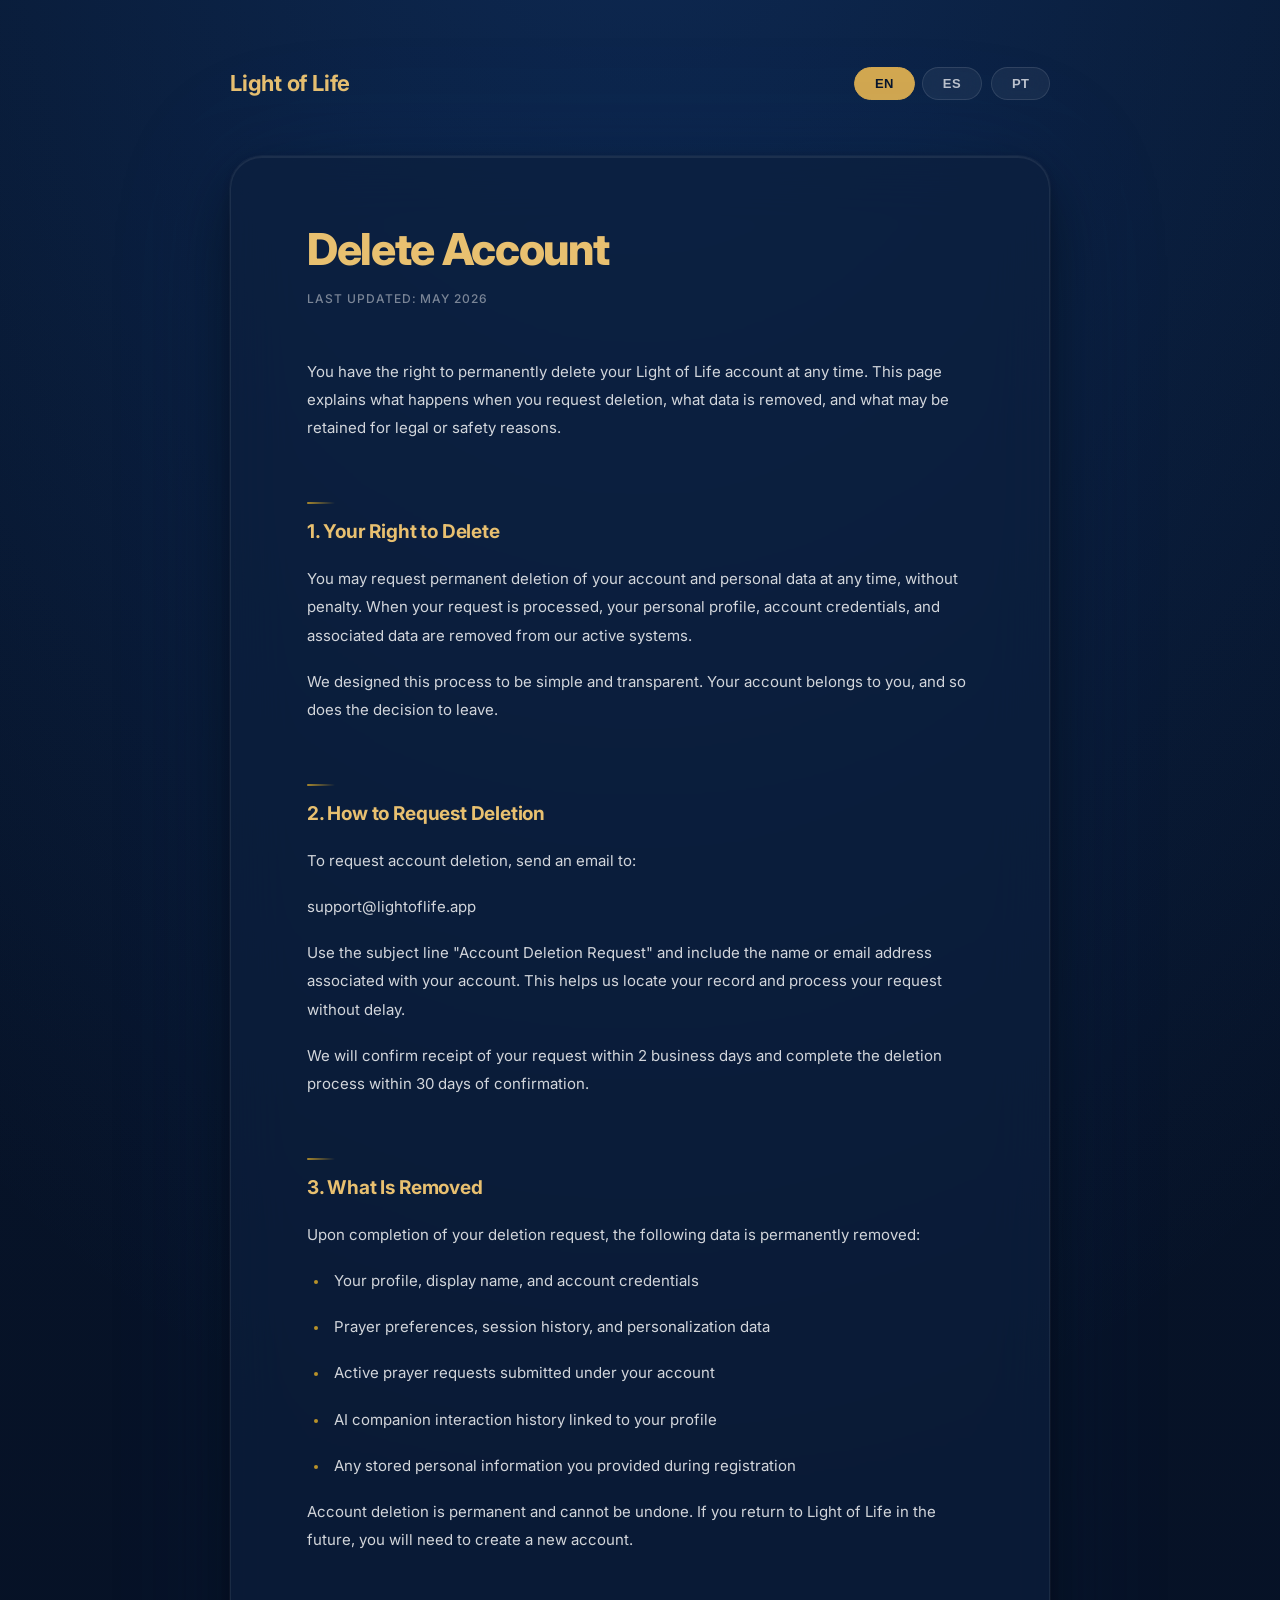
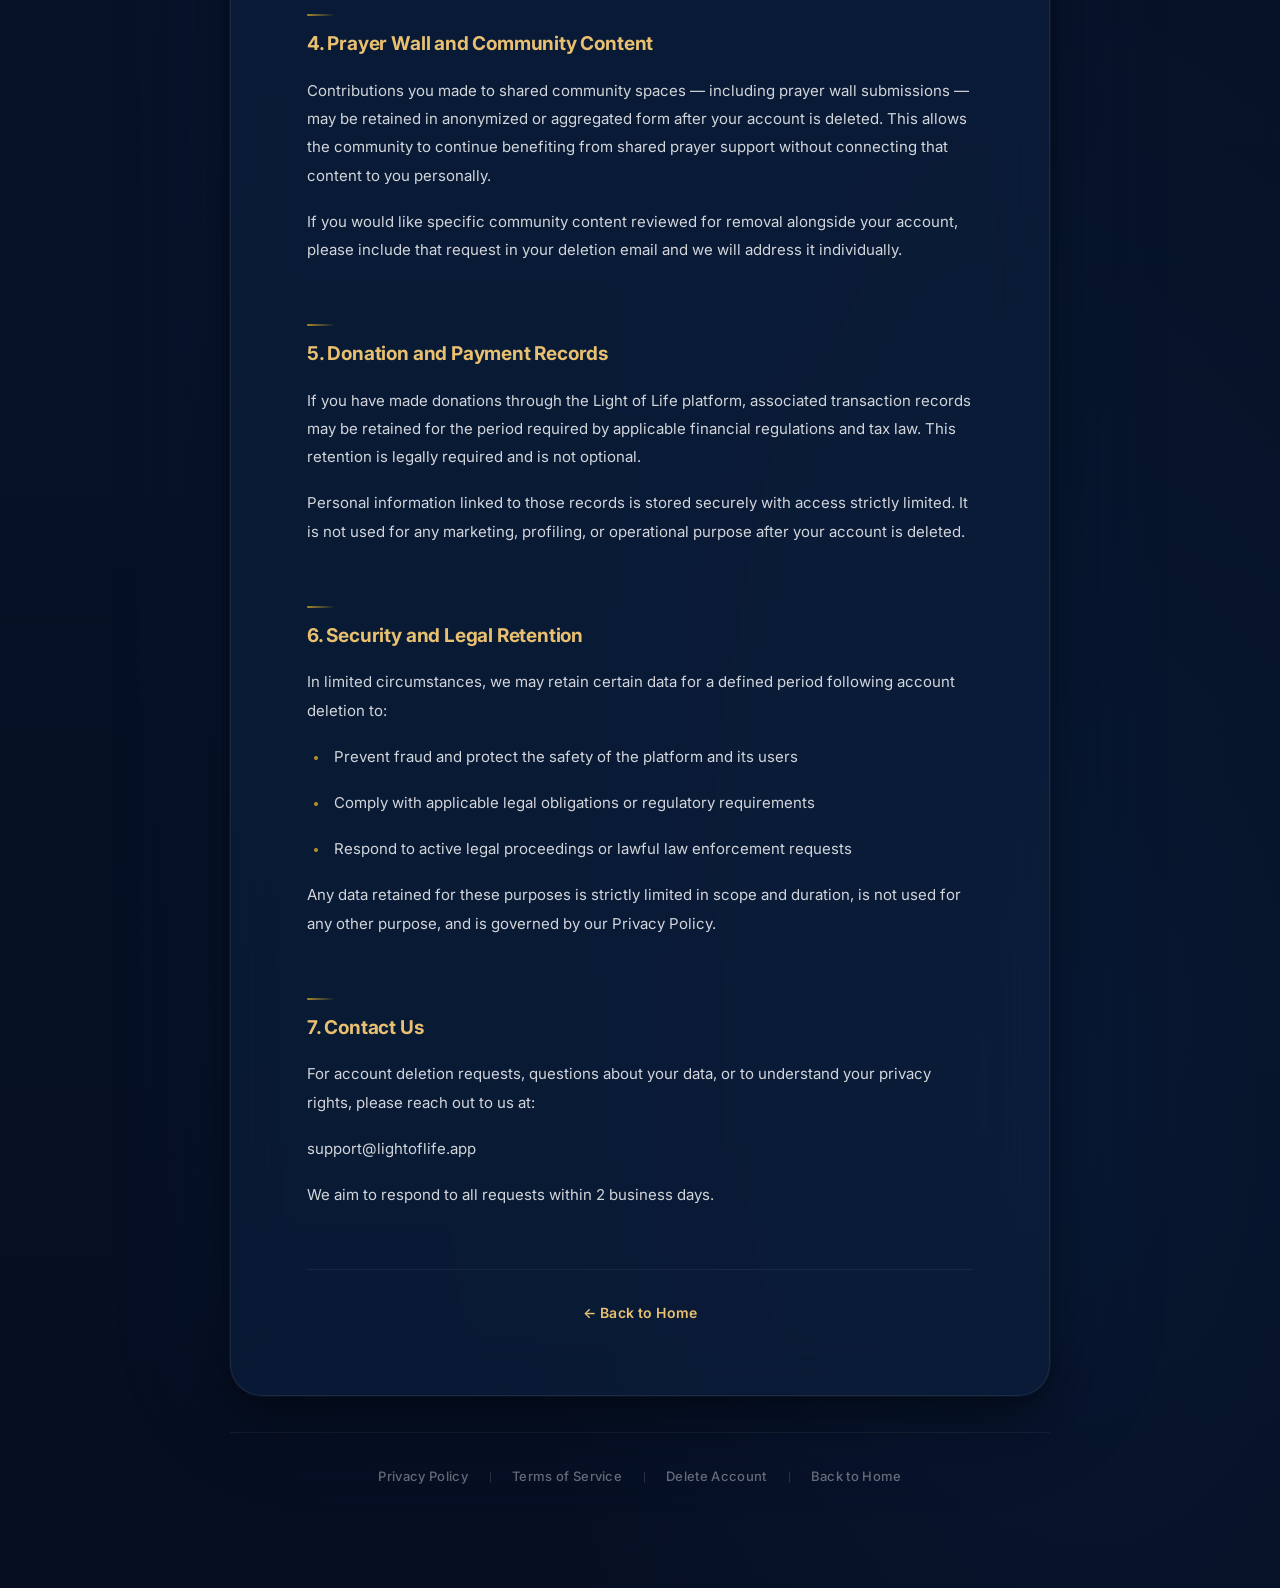
<file: legal/delete-account.html>
<!DOCTYPE html>
<html lang="en">
<head>
  <meta charset="UTF-8" />
  <meta name="viewport" content="width=device-width, initial-scale=1.0" />

  <title>Delete Account | Light of Life</title>

  <meta name="description" content="Light of Life Account Deletion — how to delete your account, what data is removed, and what is retained." />

  <link rel="preconnect" href="https://fonts.googleapis.com" />
  <link rel="preconnect" href="https://fonts.gstatic.com" crossorigin />

  <link href="https://fonts.googleapis.com/css2?family=Inter:wght@300;400;500;600;700&display=swap" rel="stylesheet" />

  <link rel="stylesheet" href="./legal.css" />
</head>

<body>

  <div class="container">

    <div class="topbar">
      <div class="logo">Light of Life</div>

      <div class="language-switcher">
        <button class="active" onclick="switchLanguage('en', this)">EN</button>
        <button onclick="switchLanguage('es', this)">ES</button>
        <button onclick="switchLanguage('pt', this)">PT</button>
      </div>
    </div>

    <div class="legal-card">

      <!-- ENGLISH -->

      <div class="lang-section active" id="lang-en">

        <h1>Delete Account</h1>

        <div class="updated">
          Last updated: May 2026
        </div>

        <p>
          You have the right to permanently delete your Light of Life account at any time.
          This page explains what happens when you request deletion, what data is removed,
          and what may be retained for legal or safety reasons.
        </p>

        <h2>1. Your Right to Delete</h2>

        <p>
          You may request permanent deletion of your account and personal data at any time,
          without penalty. When your request is processed, your personal profile, account
          credentials, and associated data are removed from our active systems.
        </p>

        <p>
          We designed this process to be simple and transparent. Your account belongs to
          you, and so does the decision to leave.
        </p>

        <h2>2. How to Request Deletion</h2>

        <p>
          To request account deletion, send an email to:
        </p>

        <p>support@lightoflife.app</p>

        <p>
          Use the subject line "Account Deletion Request" and include the name or email
          address associated with your account. This helps us locate your record and
          process your request without delay.
        </p>

        <p>
          We will confirm receipt of your request within 2 business days and complete
          the deletion process within 30 days of confirmation.
        </p>

        <h2>3. What Is Removed</h2>

        <p>
          Upon completion of your deletion request, the following data is permanently removed:
        </p>

        <ul>
          <li>Your profile, display name, and account credentials</li>
          <li>Prayer preferences, session history, and personalization data</li>
          <li>Active prayer requests submitted under your account</li>
          <li>AI companion interaction history linked to your profile</li>
          <li>Any stored personal information you provided during registration</li>
        </ul>

        <p>
          Account deletion is permanent and cannot be undone. If you return to Light of
          Life in the future, you will need to create a new account.
        </p>

        <h2>4. Prayer Wall and Community Content</h2>

        <p>
          Contributions you made to shared community spaces — including prayer wall
          submissions — may be retained in anonymized or aggregated form after your account
          is deleted. This allows the community to continue benefiting from shared prayer
          support without connecting that content to you personally.
        </p>

        <p>
          If you would like specific community content reviewed for removal alongside
          your account, please include that request in your deletion email and we will
          address it individually.
        </p>

        <h2>5. Donation and Payment Records</h2>

        <p>
          If you have made donations through the Light of Life platform, associated
          transaction records may be retained for the period required by applicable
          financial regulations and tax law. This retention is legally required and
          is not optional.
        </p>

        <p>
          Personal information linked to those records is stored securely with access
          strictly limited. It is not used for any marketing, profiling, or operational
          purpose after your account is deleted.
        </p>

        <h2>6. Security and Legal Retention</h2>

        <p>
          In limited circumstances, we may retain certain data for a defined period
          following account deletion to:
        </p>

        <ul>
          <li>Prevent fraud and protect the safety of the platform and its users</li>
          <li>Comply with applicable legal obligations or regulatory requirements</li>
          <li>Respond to active legal proceedings or lawful law enforcement requests</li>
        </ul>

        <p>
          Any data retained for these purposes is strictly limited in scope and duration,
          is not used for any other purpose, and is governed by our Privacy Policy.
        </p>

        <h2>7. Contact Us</h2>

        <p>
          For account deletion requests, questions about your data, or to understand
          your privacy rights, please reach out to us at:
        </p>

        <p>support@lightoflife.app</p>

        <p>
          We aim to respond to all requests within 2 business days.
        </p>

        <div class="footer">
          <a href="/">← Back to Home</a>
        </div>

      </div>

      <!-- SPANISH -->

      <div class="lang-section" id="lang-es">

        <h1>Eliminar Cuenta</h1>

        <div class="updated">
          Última actualización: Mayo 2026
        </div>

        <p>
          Tienes el derecho de eliminar permanentemente tu cuenta de Light of Life en
          cualquier momento. Esta página explica qué sucede cuando solicitas la eliminación,
          qué datos se eliminan y qué puede conservarse por razones legales o de seguridad.
        </p>

        <h2>1. Tu Derecho a Eliminar</h2>

        <p>
          Puedes solicitar la eliminación permanente de tu cuenta y datos personales en
          cualquier momento, sin penalización. Cuando tu solicitud sea procesada, tu perfil
          personal, credenciales de cuenta y datos asociados serán eliminados de nuestros
          sistemas activos.
        </p>

        <p>
          Diseñamos este proceso para que sea simple y transparente. Tu cuenta te pertenece,
          y también la decisión de irte.
        </p>

        <h2>2. Cómo Solicitar la Eliminación</h2>

        <p>
          Para solicitar la eliminación de tu cuenta, envía un correo electrónico a:
        </p>

        <p>support@lightoflife.app</p>

        <p>
          Usa el asunto "Solicitud de Eliminación de Cuenta" e incluye el nombre o correo
          electrónico asociado a tu cuenta. Esto nos ayuda a localizar tu registro y procesar
          tu solicitud sin demora.
        </p>

        <p>
          Confirmaremos la recepción de tu solicitud en un plazo de 2 días hábiles y
          completaremos el proceso de eliminación dentro de los 30 días siguientes
          a la confirmación.
        </p>

        <h2>3. Qué Se Elimina</h2>

        <p>
          Una vez completada tu solicitud de eliminación, los siguientes datos son
          eliminados de forma permanente:
        </p>

        <ul>
          <li>Tu perfil, nombre de usuario y credenciales de cuenta</li>
          <li>Preferencias de oración, historial de sesiones y datos de personalización</li>
          <li>Peticiones de oración activas enviadas desde tu cuenta</li>
          <li>Historial de interacciones con el compañero de IA vinculado a tu perfil</li>
          <li>Cualquier información personal que proporcionaste durante el registro</li>
        </ul>

        <p>
          La eliminación de la cuenta es permanente y no se puede deshacer. Si regresas a
          Light of Life en el futuro, deberás crear una nueva cuenta.
        </p>

        <h2>4. Muro de Oración y Contenido Comunitario</h2>

        <p>
          Las contribuciones que realizaste en espacios comunitarios compartidos, incluidas
          las publicaciones en el Muro de Oración, pueden conservarse de forma anónima o
          agregada después de que tu cuenta sea eliminada. Esto permite que la comunidad
          continúe beneficiándose del apoyo en oración compartido sin vincular ese contenido
          a ti personalmente.
        </p>

        <p>
          Si deseas que contenido comunitario específico sea revisado para su eliminación
          junto con tu cuenta, inclúyelo en tu correo de solicitud de eliminación y lo
          atenderemos de forma individual.
        </p>

        <h2>5. Registros de Donaciones y Pagos</h2>

        <p>
          Si has realizado donaciones a través de la plataforma Light of Life, los registros
          de transacciones asociados pueden conservarse durante el período requerido por las
          regulaciones financieras y las leyes fiscales aplicables. Esta retención es
          requerida por ley y no es opcional.
        </p>

        <p>
          La información personal vinculada a dichos registros se almacena de forma segura
          con acceso estrictamente limitado. No se utiliza para ningún fin de marketing,
          perfilado u operativo después de la eliminación de tu cuenta.
        </p>

        <h2>6. Retención de Seguridad y Legal</h2>

        <p>
          En circunstancias limitadas, podemos conservar ciertos datos durante un período
          definido después de la eliminación de la cuenta para:
        </p>

        <ul>
          <li>Prevenir fraudes y proteger la seguridad de la plataforma y sus usuarios</li>
          <li>Cumplir con obligaciones legales o requisitos regulatorios aplicables</li>
          <li>Responder a procedimientos legales activos o solicitudes legítimas de autoridades</li>
        </ul>

        <p>
          Los datos conservados para estos fines están estrictamente limitados en alcance y
          duración, no se utilizan para ningún otro propósito y están sujetos a nuestra
          Política de Privacidad.
        </p>

        <h2>7. Contáctanos</h2>

        <p>
          Para solicitudes de eliminación de cuenta, preguntas sobre tus datos o para
          conocer tus derechos de privacidad, comunícate con nosotros en:
        </p>

        <p>support@lightoflife.app</p>

        <p>
          Nos comprometemos a responder a todas las solicitudes en un plazo de 2 días hábiles.
        </p>

        <div class="footer">
          <a href="/">← Volver al Inicio</a>
        </div>

      </div>

      <!-- PORTUGUESE -->

      <div class="lang-section" id="lang-pt">

        <h1>Excluir Conta</h1>

        <div class="updated">
          Última atualização: Maio 2026
        </div>

        <p>
          Você tem o direito de excluir permanentemente sua conta Light of Life a qualquer
          momento. Esta página explica o que acontece quando você solicita a exclusão, quais
          dados são removidos e o que pode ser retido por razões legais ou de segurança.
        </p>

        <h2>1. Seu Direito de Excluir</h2>

        <p>
          Você pode solicitar a exclusão permanente da sua conta e dados pessoais a qualquer
          momento, sem penalidade. Quando sua solicitação for processada, seu perfil pessoal,
          credenciais de conta e dados associados serão removidos de nossos sistemas ativos.
        </p>

        <p>
          Desenvolvemos este processo para ser simples e transparente. Sua conta pertence
          a você, assim como a decisão de sair.
        </p>

        <h2>2. Como Solicitar a Exclusão</h2>

        <p>
          Para solicitar a exclusão da sua conta, envie um e-mail para:
        </p>

        <p>support@lightoflife.app</p>

        <p>
          Use o assunto "Solicitação de Exclusão de Conta" e inclua o nome ou endereço de
          e-mail associado à sua conta. Isso nos ajuda a localizar seu registro e processar
          sua solicitação sem atraso.
        </p>

        <p>
          Confirmaremos o recebimento da sua solicitação em 2 dias úteis e concluiremos o
          processo de exclusão dentro de 30 dias após a confirmação.
        </p>

        <h2>3. O Que É Removido</h2>

        <p>
          Após a conclusão da sua solicitação de exclusão, os seguintes dados são
          permanentemente removidos:
        </p>

        <ul>
          <li>Seu perfil, nome de exibição e credenciais de conta</li>
          <li>Preferências de oração, histórico de sessões e dados de personalização</li>
          <li>Pedidos de oração ativos enviados pela sua conta</li>
          <li>Histórico de interações com o companheiro de IA vinculado ao seu perfil</li>
          <li>Qualquer informação pessoal fornecida durante o cadastro</li>
        </ul>

        <p>
          A exclusão da conta é permanente e não pode ser desfeita. Se você retornar ao
          Light of Life no futuro, precisará criar uma nova conta.
        </p>

        <h2>4. Mural de Oração e Conteúdo Comunitário</h2>

        <p>
          Contribuições que você fez em espaços comunitários compartilhados — incluindo
          publicações no Mural de Oração — podem ser retidas de forma anônima ou agregada
          após a exclusão da sua conta. Isso permite que a comunidade continue se
          beneficiando do suporte compartilhado em oração sem vincular esse conteúdo
          a você pessoalmente.
        </p>

        <p>
          Se você deseja que conteúdo comunitário específico seja revisado para remoção
          junto com sua conta, inclua essa solicitação em seu e-mail e nós a trataremos
          individualmente.
        </p>

        <h2>5. Registros de Doações e Pagamentos</h2>

        <p>
          Se você fez doações através da plataforma Light of Life, os registros de
          transações associados podem ser retidos pelo período exigido pelas regulamentações
          financeiras e leis fiscais aplicáveis. Essa retenção é exigida por lei e
          não é opcional.
        </p>

        <p>
          As informações pessoais vinculadas a esses registros são armazenadas com segurança,
          com acesso estritamente limitado. Não são utilizadas para nenhuma finalidade de
          marketing, criação de perfis ou operacional após a exclusão da sua conta.
        </p>

        <h2>6. Retenção de Segurança e Legal</h2>

        <p>
          Em circunstâncias limitadas, podemos reter determinados dados por um período
          definido após a exclusão da conta para:
        </p>

        <ul>
          <li>Prevenir fraudes e proteger a segurança da plataforma e seus usuários</li>
          <li>Cumprir obrigações legais ou requisitos regulatórios aplicáveis</li>
          <li>Responder a procedimentos legais ativos ou solicitações legítimas de autoridades</li>
        </ul>

        <p>
          Quaisquer dados retidos para essas finalidades são estritamente limitados em
          escopo e duração, não são utilizados para nenhum outro propósito e são regidos
          pela nossa Política de Privacidade.
        </p>

        <h2>7. Entre em Contato</h2>

        <p>
          Para solicitações de exclusão de conta, dúvidas sobre seus dados ou para entender
          seus direitos de privacidade, entre em contato conosco em:
        </p>

        <p>support@lightoflife.app</p>

        <p>
          Nosso objetivo é responder a todas as solicitações em até 2 dias úteis.
        </p>

        <div class="footer">
          <a href="/">← Voltar para o Início</a>
        </div>

      </div>

    </div>

    <nav class="legal-nav">
      <a href="./privacy.html">Privacy Policy</a>
      <a href="./terms.html">Terms of Service</a>
      <a href="./delete-account.html">Delete Account</a>
      <a href="../index.html">Back to Home</a>
    </nav>

  </div>

  <script>
    function switchLanguage(lang, button) {

      document.querySelectorAll('.lang-section').forEach(section => {
        section.classList.remove('active');
      });

      document.getElementById(`lang-${lang}`).classList.add('active');

      document.querySelectorAll('.language-switcher button').forEach(btn => {
        btn.classList.remove('active');
      });

      button.classList.add('active');
    }
  </script>

</body>
</html>
</file>
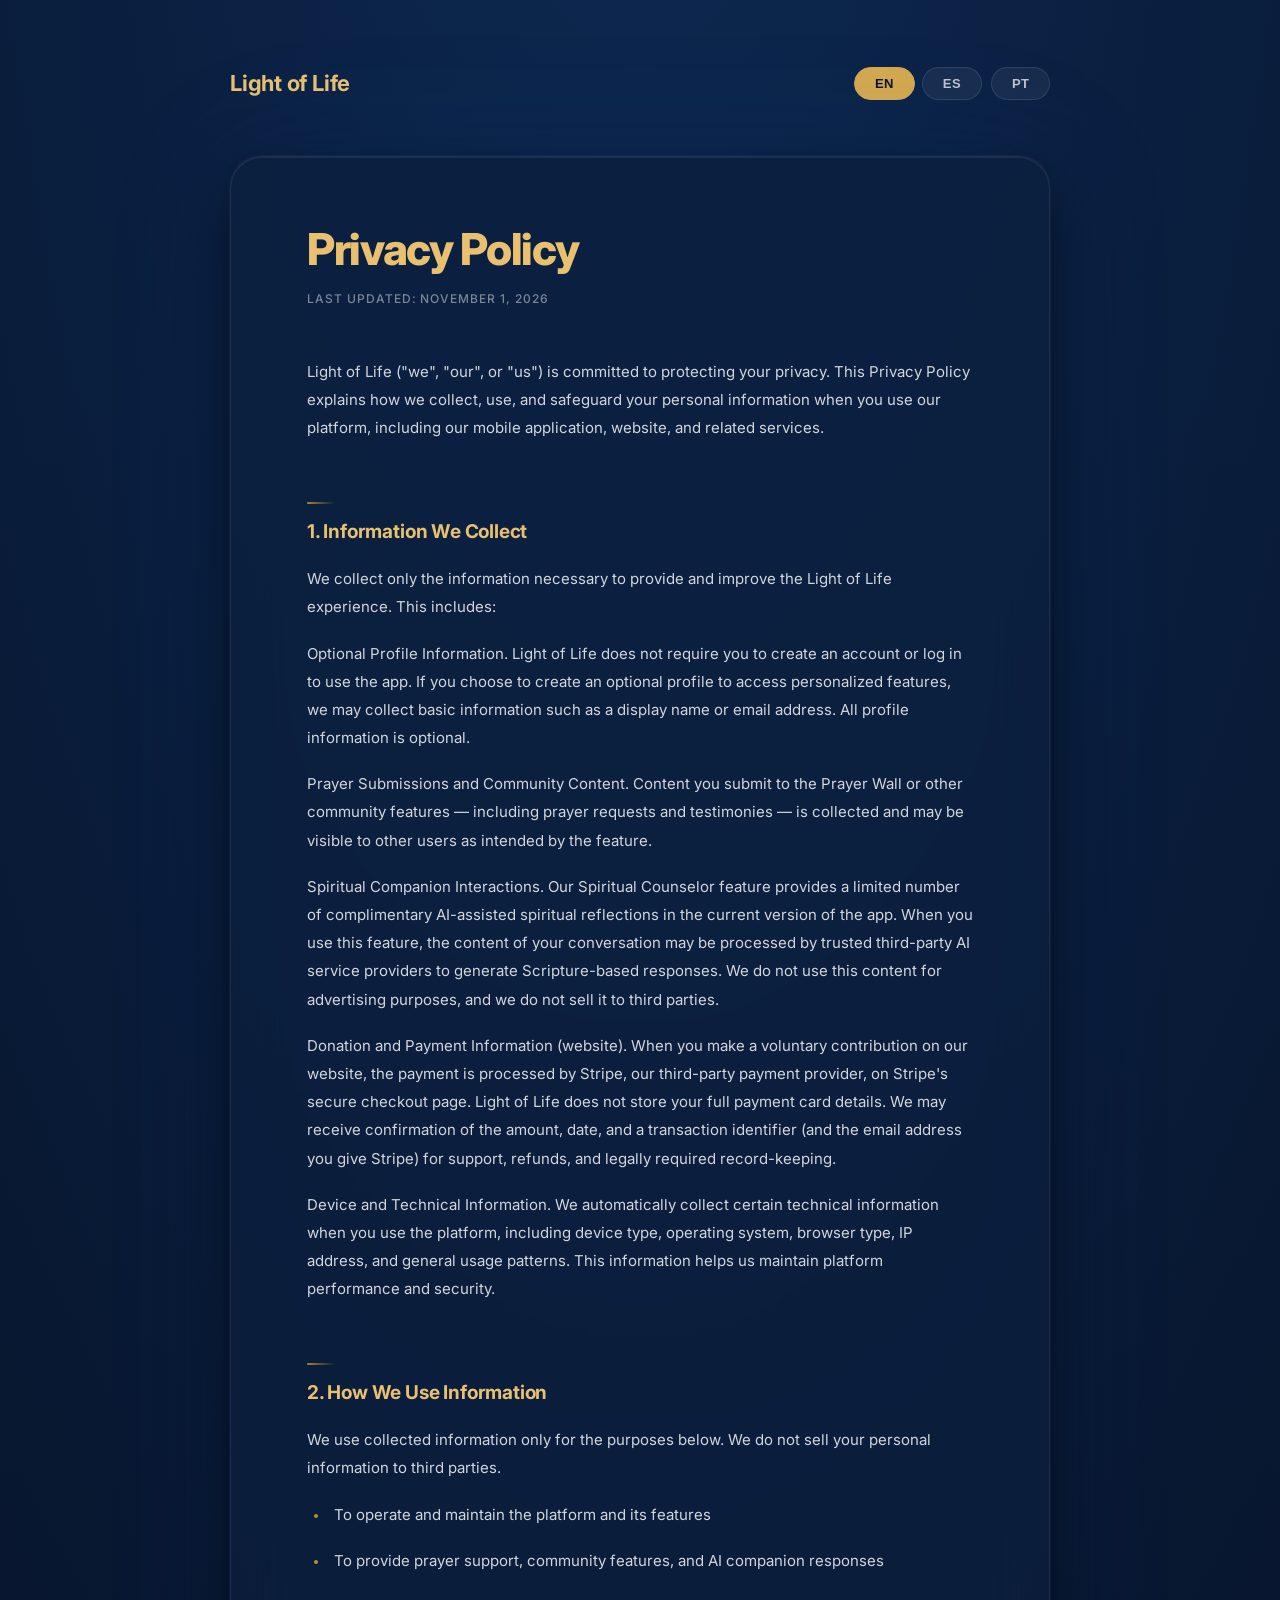
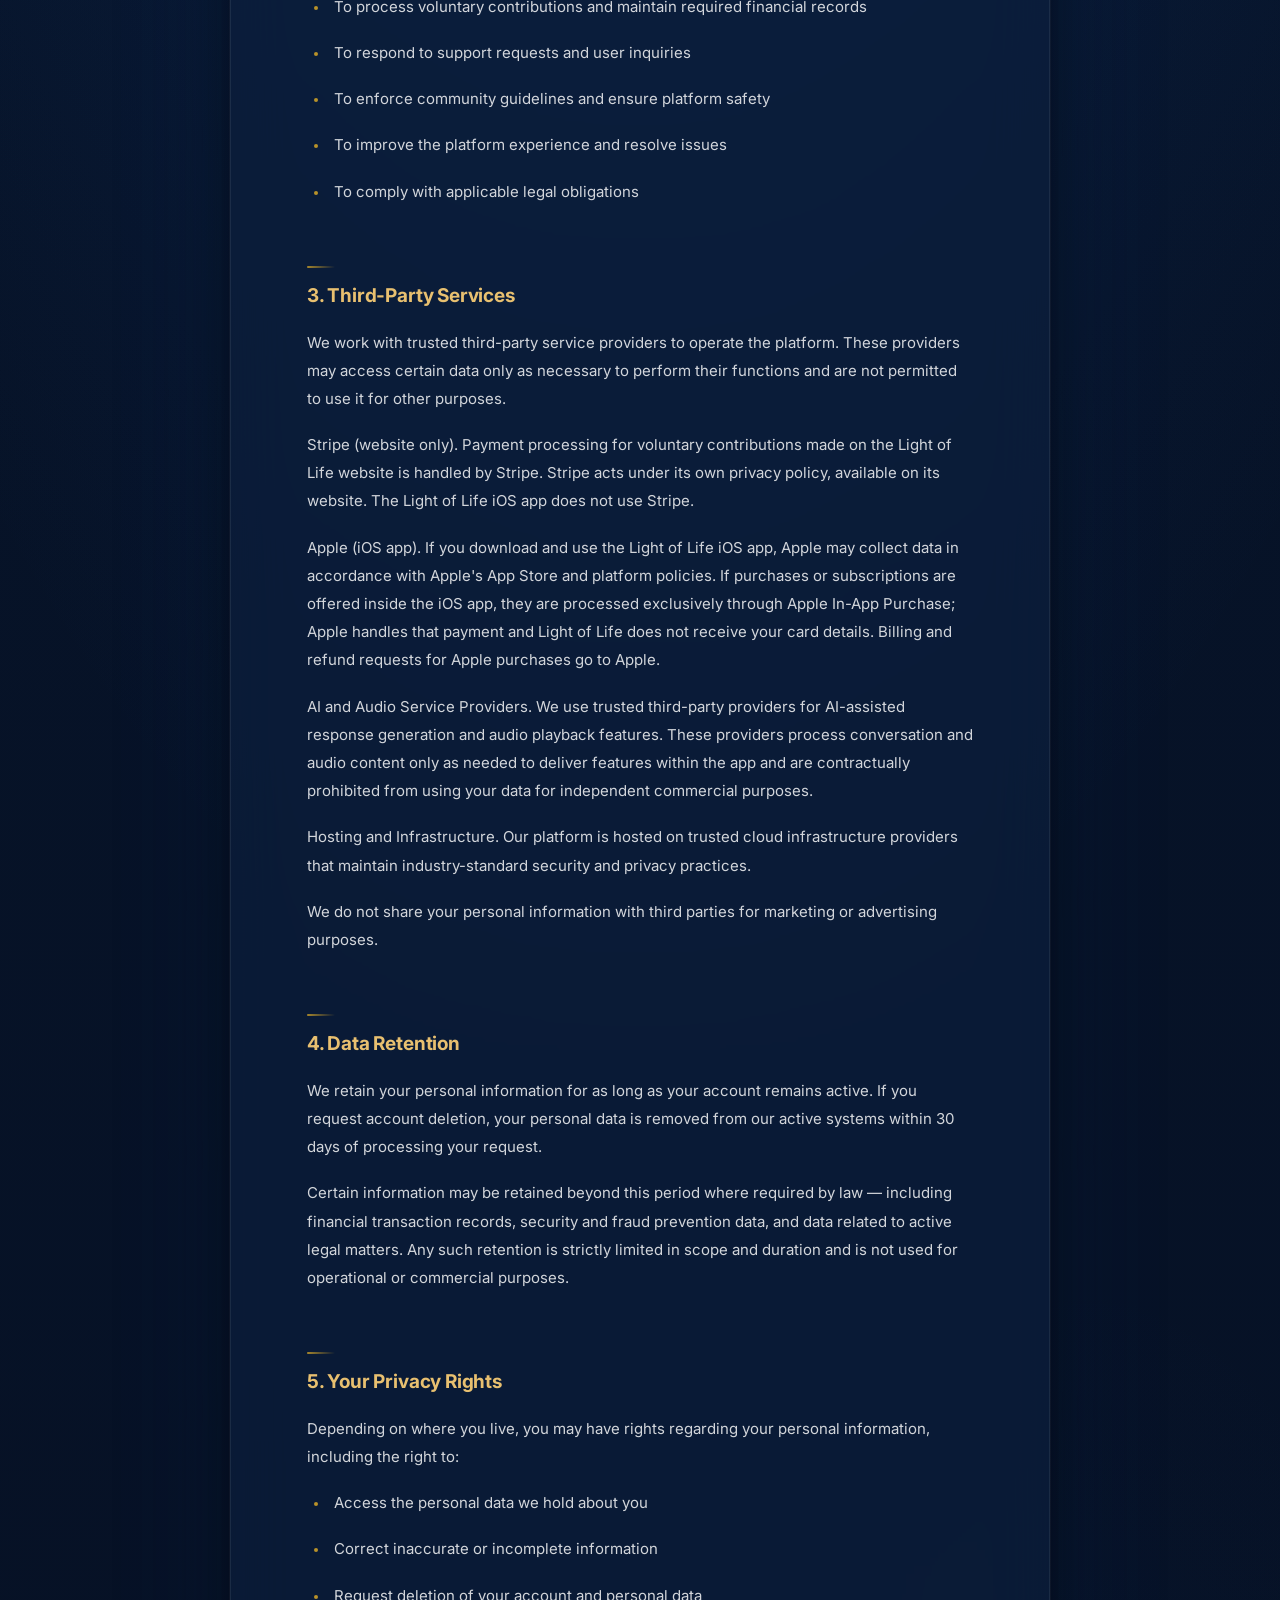
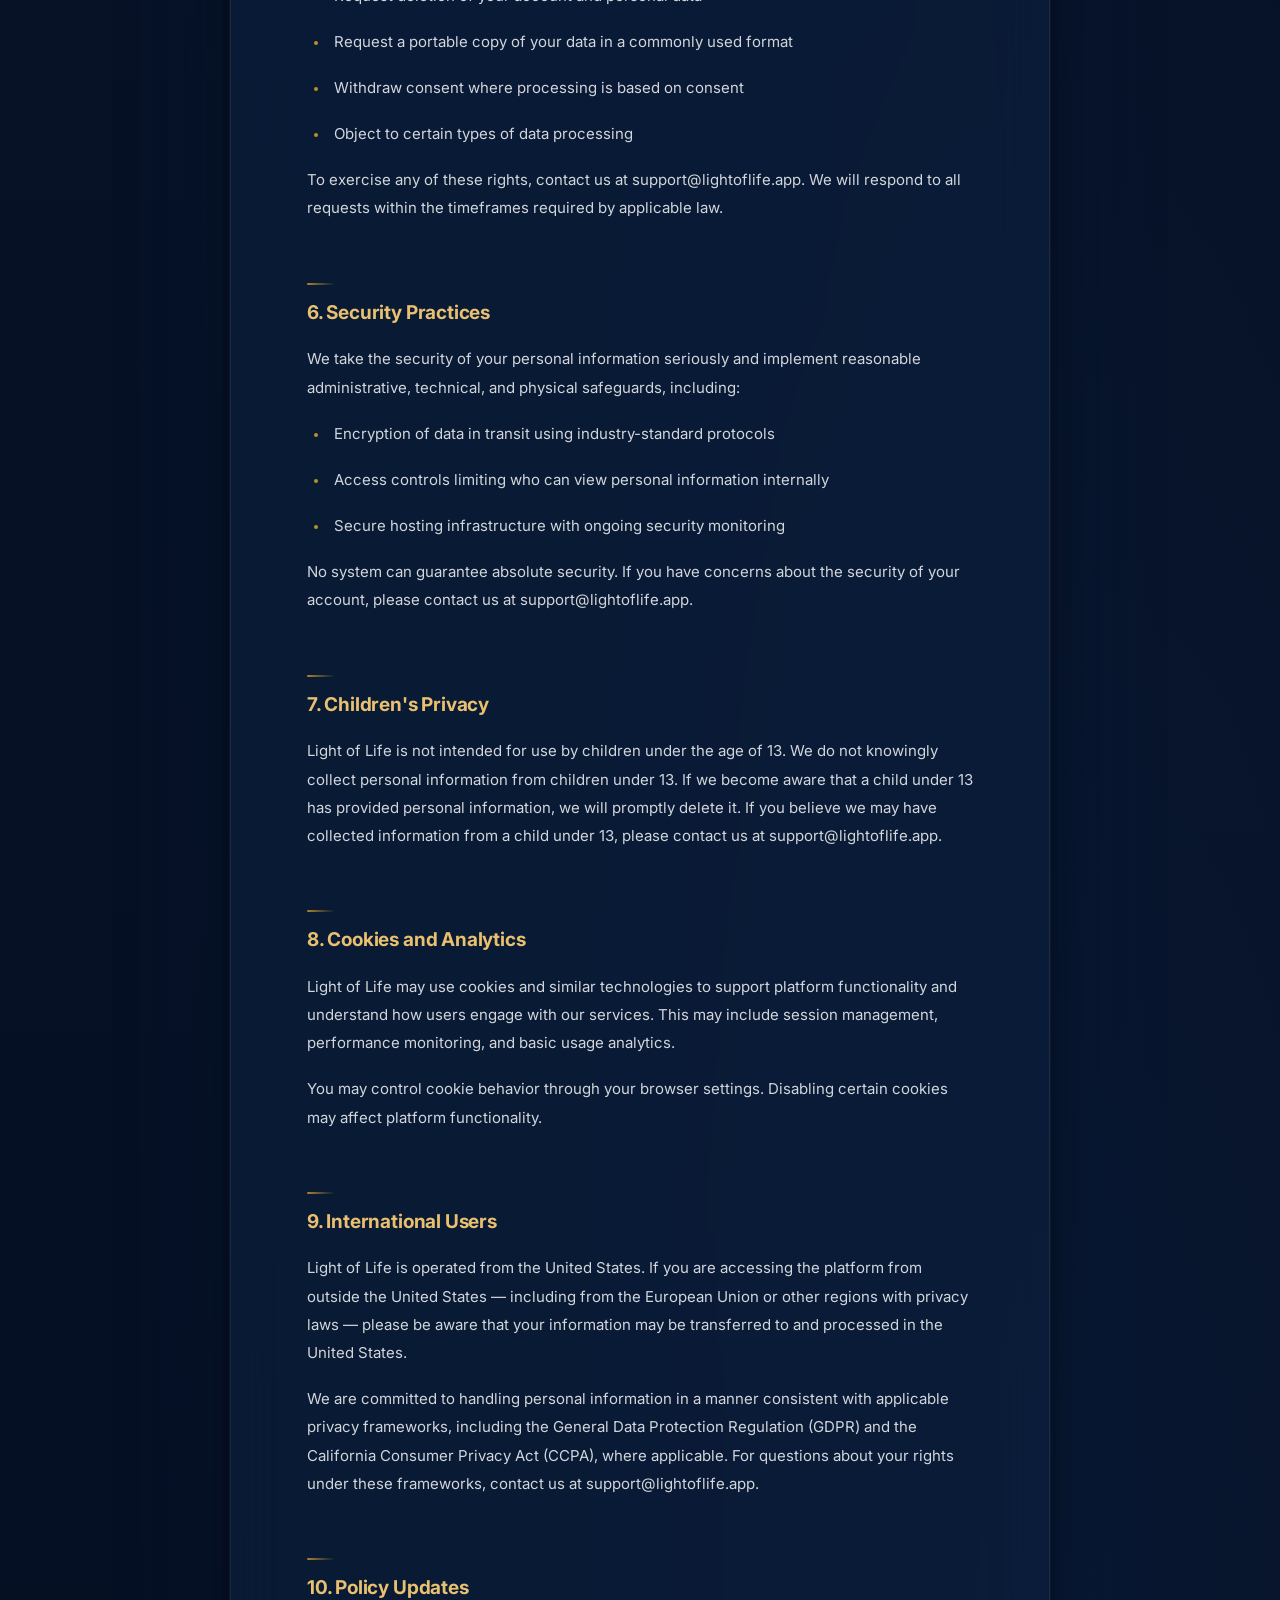
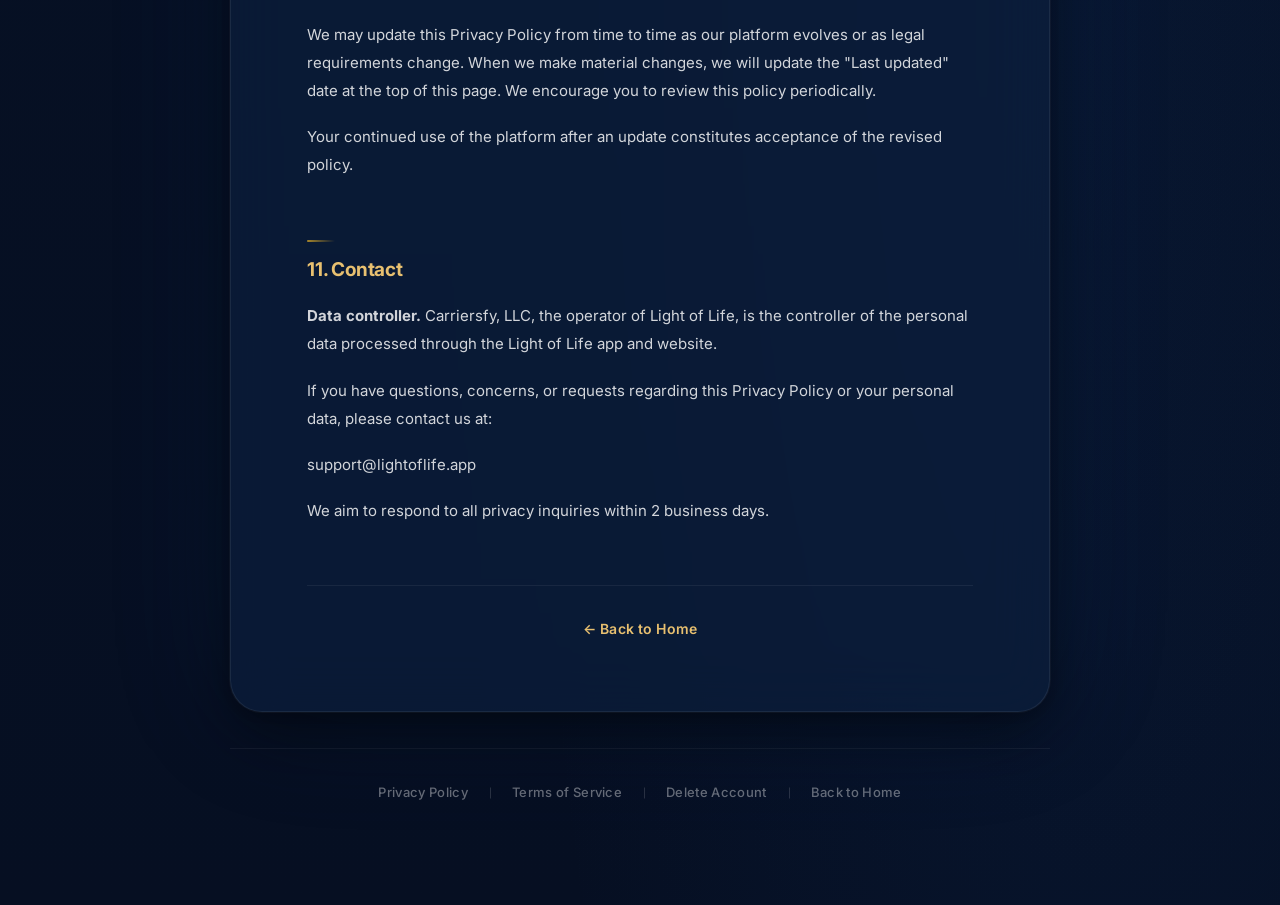
<file: legal/privacy.html>
<!DOCTYPE html>
<html lang="en">
<head>
  <meta charset="UTF-8" />
  <meta name="viewport" content="width=device-width, initial-scale=1.0" />

  <title>Privacy Policy | Light of Life</title>

  <meta name="description" content="Light of Life Privacy Policy — how we collect, use, and protect your personal information." />

  <link rel="preconnect" href="https://fonts.googleapis.com" />
  <link rel="preconnect" href="https://fonts.gstatic.com" crossorigin />

  <link href="https://fonts.googleapis.com/css2?family=Inter:wght@300;400;500;600;700&display=swap" rel="stylesheet" />

  <link rel="stylesheet" href="/legal/legal.css" />
</head>

<body>

  <div class="container">

    <div class="topbar">
      <div class="logo">Light of Life</div>

      <div class="language-switcher">
        <button class="active" onclick="switchLanguage('en', this)">EN</button>
        <button onclick="switchLanguage('es', this)">ES</button>
        <button onclick="switchLanguage('pt', this)">PT</button>
      </div>
    </div>

    <div class="legal-card">

      <!-- ENGLISH -->

      <div class="lang-section active" id="lang-en">

        <h1>Privacy Policy</h1>

        <div class="updated">
          Last updated: November 1, 2026
        </div>

        <p>
          Light of Life ("we", "our", or "us") is committed to protecting your privacy.
          This Privacy Policy explains how we collect, use, and safeguard your personal
          information when you use our platform, including our mobile application, website,
          and related services.
        </p>

        <h2>1. Information We Collect</h2>

        <p>
          We collect only the information necessary to provide and improve the Light of
          Life experience. This includes:
        </p>

        <p>
          Optional Profile Information. Light of Life does not require you to create an
          account or log in to use the app. If you choose to create an optional profile
          to access personalized features, we may collect basic information such as a
          display name or email address. All profile information is optional.
        </p>

        <p>
          Prayer Submissions and Community Content. Content you submit to the Prayer Wall
          or other community features — including prayer requests and testimonies — is
          collected and may be visible to other users as intended by the feature.
        </p>

        <p>
          Spiritual Companion Interactions. Our Spiritual Counselor feature provides a
          limited number of complimentary AI-assisted spiritual reflections in the current
          version of the app. When you use this feature, the content of your conversation
          may be processed by trusted third-party AI service providers to generate
          Scripture-based responses. We do not use this content for advertising purposes,
          and we do not sell it to third parties.
        </p>

        <p>
          Donation and Payment Information (website). When you make a voluntary contribution
          on our website, the payment is processed by Stripe, our third-party payment provider,
          on Stripe's secure checkout page. Light of Life does not store your full payment card
          details. We may receive confirmation of the amount, date, and a transaction identifier
          (and the email address you give Stripe) for support, refunds, and legally required
          record-keeping.
        </p>

        <p>
          Device and Technical Information. We automatically collect certain technical
          information when you use the platform, including device type, operating system,
          browser type, IP address, and general usage patterns. This information helps us
          maintain platform performance and security.
        </p>

        <h2>2. How We Use Information</h2>

        <p>
          We use collected information only for the purposes below. We do not sell your
          personal information to third parties.
        </p>

        <ul>
          <li>To operate and maintain the platform and its features</li>
          <li>To provide prayer support, community features, and AI companion responses</li>
          <li>To process voluntary contributions and maintain required financial records</li>
          <li>To respond to support requests and user inquiries</li>
          <li>To enforce community guidelines and ensure platform safety</li>
          <li>To improve the platform experience and resolve issues</li>
          <li>To comply with applicable legal obligations</li>
        </ul>

        <h2>3. Third-Party Services</h2>

        <p>
          We work with trusted third-party service providers to operate the platform.
          These providers may access certain data only as necessary to perform their
          functions and are not permitted to use it for other purposes.
        </p>

        <p>
          Stripe (website only). Payment processing for voluntary contributions made on the
          Light of Life website is handled by Stripe. Stripe acts under its own privacy policy,
          available on its website. The Light of Life iOS app does not use Stripe.
        </p>

        <p>
          Apple (iOS app). If you download and use the Light of Life iOS app, Apple may
          collect data in accordance with Apple's App Store and platform policies. If purchases
          or subscriptions are offered inside the iOS app, they are processed exclusively through
          Apple In-App Purchase; Apple handles that payment and Light of Life does not receive your
          card details. Billing and refund requests for Apple purchases go to Apple.
        </p>

        <p>
          AI and Audio Service Providers. We use trusted third-party providers for
          AI-assisted response generation and audio playback features. These providers
          process conversation and audio content only as needed to deliver features within
          the app and are contractually prohibited from using your data for independent
          commercial purposes.
        </p>

        <p>
          Hosting and Infrastructure. Our platform is hosted on trusted cloud
          infrastructure providers that maintain industry-standard security and
          privacy practices.
        </p>

        <p>
          We do not share your personal information with third parties for
          marketing or advertising purposes.
        </p>

        <h2>4. Data Retention</h2>

        <p>
          We retain your personal information for as long as your account remains active.
          If you request account deletion, your personal data is removed from our active
          systems within 30 days of processing your request.
        </p>

        <p>
          Certain information may be retained beyond this period where required by law —
          including financial transaction records, security and fraud prevention data,
          and data related to active legal matters. Any such retention is strictly limited
          in scope and duration and is not used for operational or commercial purposes.
        </p>

        <h2>5. Your Privacy Rights</h2>

        <p>
          Depending on where you live, you may have rights regarding your personal
          information, including the right to:
        </p>

        <ul>
          <li>Access the personal data we hold about you</li>
          <li>Correct inaccurate or incomplete information</li>
          <li>Request deletion of your account and personal data</li>
          <li>Request a portable copy of your data in a commonly used format</li>
          <li>Withdraw consent where processing is based on consent</li>
          <li>Object to certain types of data processing</li>
        </ul>

        <p>
          To exercise any of these rights, contact us at support@lightoflife.app. We will
          respond to all requests within the timeframes required by applicable law.
        </p>

        <h2>6. Security Practices</h2>

        <p>
          We take the security of your personal information seriously and implement
          reasonable administrative, technical, and physical safeguards, including:
        </p>

        <ul>
          <li>Encryption of data in transit using industry-standard protocols</li>
          <li>Access controls limiting who can view personal information internally</li>
          <li>Secure hosting infrastructure with ongoing security monitoring</li>
        </ul>

        <p>
          No system can guarantee absolute security. If you have concerns about the
          security of your account, please contact us at support@lightoflife.app.
        </p>

        <h2>7. Children's Privacy</h2>

        <p>
          Light of Life is not intended for use by children under the age of 13. We do
          not knowingly collect personal information from children under 13. If we become
          aware that a child under 13 has provided personal information, we will promptly
          delete it. If you believe we may have collected information from a child under
          13, please contact us at support@lightoflife.app.
        </p>

        <h2>8. Cookies and Analytics</h2>

        <p>
          Light of Life may use cookies and similar technologies to support platform
          functionality and understand how users engage with our services. This may include
          session management, performance monitoring, and basic usage analytics.
        </p>

        <p>
          You may control cookie behavior through your browser settings. Disabling certain
          cookies may affect platform functionality.
        </p>

        <h2>9. International Users</h2>

        <p>
          Light of Life is operated from the United States. If you are accessing the
          platform from outside the United States — including from the European Union or
          other regions with privacy laws — please be aware that your information may be
          transferred to and processed in the United States.
        </p>

        <p>
          We are committed to handling personal information in a manner consistent with
          applicable privacy frameworks, including the General Data Protection Regulation
          (GDPR) and the California Consumer Privacy Act (CCPA), where applicable. For
          questions about your rights under these frameworks, contact us at
          support@lightoflife.app.
        </p>

        <h2>10. Policy Updates</h2>

        <p>
          We may update this Privacy Policy from time to time as our platform evolves or
          as legal requirements change. When we make material changes, we will update the
          "Last updated" date at the top of this page. We encourage you to review this
          policy periodically.
        </p>

        <p>
          Your continued use of the platform after an update constitutes acceptance of
          the revised policy.
        </p>

        <h2>11. Contact</h2>

        <p>
          <strong>Data controller.</strong> Carriersfy, LLC, the operator of Light of Life, is the
          controller of the personal data processed through the Light of Life app and website.
        </p>

        <p>
          If you have questions, concerns, or requests regarding this Privacy Policy or
          your personal data, please contact us at:
        </p>

        <p>support@lightoflife.app</p>

        <p>
          We aim to respond to all privacy inquiries within 2 business days.
        </p>

      </div>

      <!-- SPANISH -->

      <div class="lang-section" id="lang-es">

        <h1>Política de Privacidad</h1>

        <div class="updated">
          Última actualización: 1 de noviembre de 2026
        </div>

        <p>
          Light of Life ("nosotros", "nuestro" o "nos") está comprometido con la protección
          de tu privacidad. Esta Política de Privacidad explica cómo recopilamos, usamos y
          protegemos tu información personal cuando usas nuestra plataforma, incluida nuestra
          aplicación móvil, sitio web y servicios relacionados.
        </p>

        <h2>1. Información que Recopilamos</h2>

        <p>
          Recopilamos únicamente la información necesaria para proporcionar y mejorar la
          experiencia de Light of Life. Esto incluye:
        </p>

        <p>
          Información de Perfil Opcional. Light of Life no requiere que crees una cuenta ni
          que inicies sesión para usar la app. Si decides crear un perfil opcional para
          acceder a funciones personalizadas, podemos recopilar información básica como un
          nombre de usuario o correo electrónico. Toda la información de perfil es opcional.
        </p>

        <p>
          Peticiones de Oración y Contenido Comunitario. El contenido que envías al Muro de
          Oración u otras funciones comunitarias — incluidas las peticiones de oración y
          testimonios — se recopila y puede ser visible para otros usuarios según lo previsto
          por la función.
        </p>

        <p>
          Interacciones con el Consejero Espiritual. Nuestra función de Consejero Espiritual
          ofrece un número limitado de reflexiones espirituales asistidas por IA de forma
          gratuita en la versión actual de la app. Cuando utilizas esta función, el contenido
          de tu conversación puede ser procesado por proveedores de IA externos de confianza
          para generar respuestas basadas en las Escrituras. No usamos este contenido con
          fines publicitarios ni lo vendemos a terceros.
        </p>

        <p>
          Información de Aportes y Pagos (sitio web). Cuando haces un aporte voluntario en
          nuestro sitio web, el pago es procesado por Stripe, nuestro proveedor externo de pagos,
          en su página de pago segura. Light of Life no almacena los detalles completos de tu
          tarjeta. Podemos recibir confirmación del monto, la fecha y un identificador de la
          transacción (y el correo que indiques a Stripe) para soporte, reembolsos y el
          mantenimiento de registros legalmente requerido.
        </p>

        <p>
          Información Técnica y del Dispositivo. Recopilamos automáticamente cierta
          información técnica cuando usas la plataforma, incluidos el tipo de dispositivo,
          sistema operativo, tipo de navegador, dirección IP y patrones de uso general.
          Esta información nos ayuda a mantener el rendimiento y la seguridad de la plataforma.
        </p>

        <h2>2. Cómo Usamos la Información</h2>

        <p>
          Usamos la información recopilada únicamente para los fines que se indican a
          continuación. No vendemos tu información personal a terceros.
        </p>

        <ul>
          <li>Para operar y mantener la plataforma y sus funciones</li>
          <li>Para proporcionar apoyo en oración, funciones comunitarias y respuestas del compañero de IA</li>
          <li>Para procesar aportes voluntarios y mantener los registros financieros requeridos</li>
          <li>Para responder a solicitudes de soporte y consultas de usuarios</li>
          <li>Para aplicar las directrices comunitarias y garantizar la seguridad de la plataforma</li>
          <li>Para mejorar la experiencia de la plataforma y resolver problemas</li>
          <li>Para cumplir con las obligaciones legales aplicables</li>
        </ul>

        <h2>3. Servicios de Terceros</h2>

        <p>
          Trabajamos con proveedores de servicios externos de confianza para operar la
          plataforma. Estos proveedores pueden acceder a ciertos datos solo en la medida
          necesaria para realizar sus funciones y no están autorizados a usarlos con
          otros fines.
        </p>

        <p>
          Stripe (solo sitio web). El procesamiento de los aportes voluntarios realizados en el
          sitio web de Light of Life es gestionado por Stripe, que actúa bajo su propia política
          de privacidad, disponible en su sitio web. La app de Light of Life para iOS no usa Stripe.
        </p>

        <p>
          Apple (app de iOS). Si descargas y usas la aplicación iOS de Light of Life, Apple puede
          recopilar datos de acuerdo con las políticas de la App Store y plataforma de Apple. Si
          se ofrecen compras o suscripciones dentro de la app de iOS, se procesan exclusivamente
          mediante las compras dentro de la app (In-App Purchase) de Apple; Apple gestiona ese
          pago y Light of Life no recibe los datos de tu tarjeta. Las solicitudes de facturación
          y reembolso de compras de Apple se dirigen a Apple.
        </p>

        <p>
          Proveedores de IA y Servicios de Audio. Utilizamos proveedores externos de confianza
          para funciones de generación de respuestas asistidas por IA y reproducción de audio.
          Estos proveedores procesan el contenido de conversaciones y audio únicamente en la
          medida necesaria para ofrecer funciones dentro de la app, y tienen prohibido
          contractualmente usar tus datos con fines comerciales propios.
        </p>

        <p>
          Infraestructura de Hosting. Nuestra plataforma está alojada en proveedores de
          infraestructura en la nube de confianza que mantienen prácticas de seguridad y
          privacidad estándar de la industria.
        </p>

        <p>
          No compartimos tu información personal con terceros con fines de marketing
          o publicidad.
        </p>

        <h2>4. Retención de Datos</h2>

        <p>
          Conservamos tu información personal mientras tu cuenta permanezca activa. Si
          solicitas la eliminación de tu cuenta, tus datos personales se eliminan de nuestros
          sistemas activos en un plazo de 30 días tras procesar tu solicitud.
        </p>

        <p>
          Cierta información puede conservarse más allá de este período cuando lo exija
          la ley — incluidos los registros de transacciones financieras, los datos de
          seguridad y prevención del fraude, y los datos relacionados con asuntos legales
          activos. Dicha retención está estrictamente limitada en alcance y duración y no
          se utiliza con fines operativos ni comerciales.
        </p>

        <h2>5. Tus Derechos de Privacidad</h2>

        <p>
          Dependiendo de dónde vivas, puedes tener derechos sobre tu información personal,
          incluyendo el derecho a:
        </p>

        <ul>
          <li>Acceder a los datos personales que tenemos sobre ti</li>
          <li>Corregir información inexacta o incompleta</li>
          <li>Solicitar la eliminación de tu cuenta y datos personales</li>
          <li>Solicitar una copia portable de tus datos en un formato de uso común</li>
          <li>Retirar el consentimiento cuando el procesamiento se base en el consentimiento</li>
          <li>Oponerte a ciertos tipos de procesamiento de datos</li>
        </ul>

        <p>
          Para ejercer cualquiera de estos derechos, contáctanos en support@lightoflife.app.
          Responderemos a todas las solicitudes dentro de los plazos requeridos por la
          ley aplicable.
        </p>

        <h2>6. Prácticas de Seguridad</h2>

        <p>
          Tomamos en serio la seguridad de tu información personal e implementamos
          salvaguardas administrativas, técnicas y físicas razonables, incluyendo:
        </p>

        <ul>
          <li>Cifrado de datos en tránsito mediante protocolos estándar de la industria</li>
          <li>Controles de acceso que limitan quién puede ver información personal internamente</li>
          <li>Infraestructura de hosting segura con monitoreo de seguridad continuo</li>
        </ul>

        <p>
          Ningún sistema puede garantizar seguridad absoluta. Si tienes preocupaciones sobre
          la seguridad de tu cuenta, contáctanos en support@lightoflife.app.
        </p>

        <h2>7. Privacidad de los Niños</h2>

        <p>
          Light of Life no está destinado al uso de menores de 13 años. No recopilamos
          intencionalmente información personal de menores de 13 años. Si descubrimos que
          un menor de 13 años nos ha proporcionado información personal, la eliminaremos de
          inmediato. Si crees que podríamos haber recopilado información de un menor de 13
          años, contáctanos en support@lightoflife.app.
        </p>

        <h2>8. Cookies y Análisis</h2>

        <p>
          Light of Life puede utilizar cookies y tecnologías similares para apoyar la
          funcionalidad de la plataforma y comprender cómo los usuarios interactúan con
          nuestros servicios. Esto puede incluir gestión de sesiones, monitoreo de
          rendimiento y análisis básico de uso.
        </p>

        <p>
          Puedes controlar el comportamiento de las cookies a través de la configuración de
          tu navegador. Deshabilitar ciertas cookies puede afectar la funcionalidad
          de la plataforma.
        </p>

        <h2>9. Usuarios Internacionales</h2>

        <p>
          Light of Life se opera desde los Estados Unidos. Si accedes a la plataforma desde
          fuera de los Estados Unidos — incluida la Unión Europea u otras regiones con leyes
          de privacidad — ten en cuenta que tu información puede transferirse y procesarse
          en los Estados Unidos.
        </p>

        <p>
          Nos comprometemos a manejar la información personal de manera coherente con los
          marcos de privacidad aplicables, incluido el Reglamento General de Protección de
          Datos (RGPD) y la Ley de Privacidad del Consumidor de California (CCPA), cuando
          corresponda. Para preguntas sobre tus derechos bajo estos marcos, contáctanos en
          support@lightoflife.app.
        </p>

        <h2>10. Actualizaciones de la Política</h2>

        <p>
          Podemos actualizar esta Política de Privacidad periódicamente a medida que nuestra
          plataforma evoluciona o cambian los requisitos legales. Cuando hagamos cambios
          materiales, actualizaremos la fecha de "Última actualización" en la parte superior
          de esta página. Te recomendamos revisar esta política periódicamente.
        </p>

        <p>
          Tu uso continuado de la plataforma después de una actualización constituye la
          aceptación de la política revisada.
        </p>

        <h2>11. Contacto</h2>

        <p>
          <strong>Responsable del tratamiento.</strong> Carriersfy, LLC, operador de Light of Life, es el
          responsable del tratamiento de los datos personales procesados a través de la app y el sitio web de Light of Life.
        </p>

        <p>
          Si tienes preguntas, inquietudes o solicitudes relacionadas con esta Política de
          Privacidad o tus datos personales, contáctanos en:
        </p>

        <p>support@lightoflife.app</p>

        <p>
          Nos comprometemos a responder a todas las consultas de privacidad en un plazo
          de 2 días hábiles.
        </p>

      </div>

      <!-- PORTUGUESE -->

      <div class="lang-section" id="lang-pt">

        <h1>Política de Privacidade</h1>

        <div class="updated">
          Última atualização: 1 de novembro de 2026
        </div>

        <p>
          Light of Life ("nós", "nosso" ou "nos") está comprometida com a proteção da sua
          privacidade. Esta Política de Privacidade explica como coletamos, usamos e
          protegemos suas informações pessoais quando você usa nossa plataforma, incluindo
          nosso aplicativo móvel, site e serviços relacionados.
        </p>

        <h2>1. Informações que Coletamos</h2>

        <p>
          Coletamos apenas as informações necessárias para fornecer e melhorar a experiência
          do Light of Life. Isso inclui:
        </p>

        <p>
          Informações de Perfil Opcionais. O Light of Life não exige que você crie uma conta
          ou faça login para usar o aplicativo. Se você optar por criar um perfil opcional
          para acessar recursos personalizados, podemos coletar informações básicas como
          um nome de exibição ou endereço de e-mail. Todas as informações de perfil são opcionais.
        </p>

        <p>
          Pedidos de Oração e Conteúdo Comunitário. O conteúdo que você envia ao Mural de
          Oração ou outros recursos comunitários — incluindo pedidos de oração e testemunhos
          — é coletado e pode ser visível para outros usuários conforme pretendido pelo recurso.
        </p>

        <p>
          Interações com o Conselheiro Espiritual. Nosso recurso de Conselheiro Espiritual
          oferece um número limitado de reflexões espirituais assistidas por IA de forma
          gratuita na versão atual do aplicativo. Quando você usa esse recurso, o conteúdo
          da sua conversa pode ser processado por provedores de IA terceirizados confiáveis
          para gerar respostas baseadas nas Escrituras. Não usamos esse conteúdo para fins
          publicitários e não o vendemos a terceiros.
        </p>

        <p>
          Informações de Contribuições e Pagamentos (site). Quando você faz uma contribuição
          voluntária em nosso site, o pagamento é processado pela Stripe, nosso provedor de
          pagamentos terceirizado, em sua página de pagamento segura. O Light of Life não
          armazena os detalhes completos do seu cartão. Podemos receber confirmação do valor,
          da data e de um identificador da transação (e do e-mail informado à Stripe) para
          suporte, reembolsos e manutenção de registros legalmente exigida.
        </p>

        <p>
          Informações Técnicas e do Dispositivo. Coletamos automaticamente certas informações
          técnicas quando você usa a plataforma, incluindo tipo de dispositivo, sistema
          operacional, tipo de navegador, endereço IP e padrões gerais de uso. Essas
          informações nos ajudam a manter o desempenho e a segurança da plataforma.
        </p>

        <h2>2. Como Usamos as Informações</h2>

        <p>
          Usamos as informações coletadas apenas para os fins listados abaixo. Não vendemos
          suas informações pessoais a terceiros.
        </p>

        <ul>
          <li>Para operar e manter a plataforma e seus recursos</li>
          <li>Para fornecer suporte em oração, recursos comunitários e respostas do companheiro de IA</li>
          <li>Para processar contribuições voluntárias e manter os registros financeiros necessários</li>
          <li>Para responder a solicitações de suporte e consultas de usuários</li>
          <li>Para aplicar as diretrizes comunitárias e garantir a segurança da plataforma</li>
          <li>Para melhorar a experiência da plataforma e resolver problemas</li>
          <li>Para cumprir com as obrigações legais aplicáveis</li>
        </ul>

        <h2>3. Serviços de Terceiros</h2>

        <p>
          Trabalhamos com provedores de serviços terceirizados confiáveis para operar a
          plataforma. Esses provedores podem acessar determinados dados apenas conforme
          necessário para realizar suas funções e não estão autorizados a usá-los para
          outros fins.
        </p>

        <p>
          Stripe (somente site). O processamento das contribuições voluntárias feitas no site do
          Light of Life é gerenciado pela Stripe, que atua sob sua própria política de
          privacidade, disponível em seu site. O app Light of Life para iOS não usa a Stripe.
        </p>

        <p>
          Apple (app iOS). Se você baixar e usar o aplicativo iOS do Light of Life, a Apple pode
          coletar dados de acordo com as políticas da App Store e da plataforma Apple. Se
          compras ou assinaturas forem oferecidas dentro do app iOS, elas são processadas
          exclusivamente pelas compras no app (In-App Purchase) da Apple; a Apple gerencia esse
          pagamento e o Light of Life não recebe os dados do seu cartão. Pedidos de cobrança e
          reembolso de compras da Apple são dirigidos à Apple.
        </p>

        <p>
          Provedores de IA e Serviços de Áudio. Utilizamos provedores terceirizados
          confiáveis para recursos de geração de respostas assistidas por IA e reprodução
          de áudio. Esses provedores processam conteúdo de conversas e áudio apenas conforme
          necessário para fornecer recursos no aplicativo e estão contratualmente proibidos
          de usar seus dados para fins comerciais próprios.
        </p>

        <p>
          Infraestrutura de Hospedagem. Nossa plataforma é hospedada em provedores
          confiáveis de infraestrutura em nuvem que mantêm práticas de segurança e
          privacidade padrão do setor.
        </p>

        <p>
          Não compartilhamos suas informações pessoais com terceiros para fins de
          marketing ou publicidade.
        </p>

        <h2>4. Retenção de Dados</h2>

        <p>
          Retemos suas informações pessoais enquanto sua conta permanecer ativa. Se você
          solicitar a exclusão da conta, seus dados pessoais serão removidos de nossos
          sistemas ativos dentro de 30 dias após o processamento da sua solicitação.
        </p>

        <p>
          Certas informações podem ser retidas além desse período quando exigido por lei —
          incluindo registros de transações financeiras, dados de segurança e prevenção de
          fraudes, e dados relacionados a questões legais ativas. Essa retenção é
          estritamente limitada em escopo e duração e não é usada para fins operacionais
          ou comerciais.
        </p>

        <h2>5. Seus Direitos de Privacidade</h2>

        <p>
          Dependendo de onde você mora, você pode ter direitos sobre suas informações
          pessoais, incluindo o direito de:
        </p>

        <ul>
          <li>Acessar os dados pessoais que temos sobre você</li>
          <li>Corrigir informações imprecisas ou incompletas</li>
          <li>Solicitar a exclusão da sua conta e dados pessoais</li>
          <li>Solicitar uma cópia portátil dos seus dados em um formato comumente usado</li>
          <li>Retirar o consentimento onde o processamento é baseado em consentimento</li>
          <li>Opor-se a certos tipos de processamento de dados</li>
        </ul>

        <p>
          Para exercer qualquer um desses direitos, entre em contato conosco em
          support@lightoflife.app. Responderemos a todas as solicitações dentro dos prazos
          exigidos pela lei aplicável.
        </p>

        <h2>6. Práticas de Segurança</h2>

        <p>
          Levamos a segurança de suas informações pessoais a sério e implementamos
          salvaguardas administrativas, técnicas e físicas razoáveis, incluindo:
        </p>

        <ul>
          <li>Criptografia de dados em trânsito usando protocolos padrão do setor</li>
          <li>Controles de acesso que limitam quem pode visualizar informações pessoais internamente</li>
          <li>Infraestrutura de hospedagem segura com monitoramento de segurança contínuo</li>
        </ul>

        <p>
          Nenhum sistema pode garantir segurança absoluta. Se você tiver preocupações sobre
          a segurança da sua conta, entre em contato conosco em support@lightoflife.app.
        </p>

        <h2>7. Privacidade das Crianças</h2>

        <p>
          Light of Life não se destina ao uso de crianças menores de 13 anos. Não coletamos
          intencionalmente informações pessoais de crianças menores de 13 anos. Se tomarmos
          conhecimento de que uma criança menor de 13 anos nos forneceu informações pessoais,
          as excluiremos prontamente. Se você acreditar que podemos ter coletado informações
          de uma criança menor de 13 anos, entre em contato conosco em support@lightoflife.app.
        </p>

        <h2>8. Cookies e Análises</h2>

        <p>
          Light of Life pode usar cookies e tecnologias similares para apoiar a funcionalidade
          da plataforma e entender como os usuários interagem com nossos serviços. Isso pode
          incluir gerenciamento de sessão, monitoramento de desempenho e análises básicas
          de uso.
        </p>

        <p>
          Você pode controlar o comportamento dos cookies através das configurações do seu
          navegador. Desativar certos cookies pode afetar a funcionalidade da plataforma.
        </p>

        <h2>9. Usuários Internacionais</h2>

        <p>
          Light of Life é operado dos Estados Unidos. Se você estiver acessando a plataforma
          de fora dos Estados Unidos — incluindo da União Europeia ou outras regiões com leis
          de privacidade — esteja ciente de que suas informações podem ser transferidas e
          processadas nos Estados Unidos.
        </p>

        <p>
          Estamos comprometidos em lidar com as informações pessoais de maneira consistente
          com os frameworks de privacidade aplicáveis, incluindo o Regulamento Geral de
          Proteção de Dados (RGPD) e a Lei de Privacidade do Consumidor da Califórnia
          (CCPA), quando aplicável. Para dúvidas sobre seus direitos sob esses frameworks,
          entre em contato conosco em support@lightoflife.app.
        </p>

        <h2>10. Atualizações da Política</h2>

        <p>
          Podemos atualizar esta Política de Privacidade periodicamente à medida que nossa
          plataforma evolui ou os requisitos legais mudam. Quando fizermos alterações
          materiais, atualizaremos a data de "Última atualização" no topo desta página.
          Incentivamos você a revisar esta política periodicamente.
        </p>

        <p>
          Seu uso continuado da plataforma após uma atualização constitui aceitação da
          política revisada.
        </p>

        <h2>11. Contato</h2>

        <p>
          <strong>Controladora dos dados.</strong> A Carriersfy, LLC, operadora do Light of Life, é a
          controladora dos dados pessoais tratados por meio do app e do site do Light of Life.
        </p>

        <p>
          Se você tiver dúvidas, preocupações ou solicitações relacionadas a esta Política
          de Privacidade ou seus dados pessoais, entre em contato conosco em:
        </p>

        <p>support@lightoflife.app</p>

        <p>
          Nosso objetivo é responder a todas as consultas de privacidade em até 2 dias úteis.
        </p>

      </div>

      <div class="footer">
        <a href="/">← Back to Home</a>
      </div>

    </div>

    <nav class="legal-nav">
      <a href="/privacy">Privacy Policy</a>
      <a href="/terms">Terms of Service</a>
      <a href="/delete-account">Delete Account</a>
      <a href="/">Back to Home</a>
    </nav>

  </div>

  <script>
    function switchLanguage(lang, button) {
      document.querySelectorAll('.lang-section').forEach(section => {
        section.classList.remove('active');
      });
      document.getElementById(`lang-${lang}`).classList.add('active');
      document.documentElement.lang = lang;
      document.querySelectorAll('.language-switcher button').forEach(btn => {
        btn.classList.remove('active');
      });
      if (button) button.classList.add('active');
    }

    // Honor ?lang= or the language chosen on the main site, then jump to #hash.
    (function () {
      var lang = new URLSearchParams(location.search).get('lang');
      try { lang = lang || localStorage.getItem('language'); } catch (e) { }
      if (['en', 'es', 'pt'].indexOf(lang) > -1 && lang !== 'en') {
        var btn = document.querySelector('.language-switcher button[onclick*="\'' + lang + '\'"]');
        switchLanguage(lang, btn);
      }
      if (location.hash === '#donations') {
        var t = document.querySelector('.lang-section.active h2[id]');
        if (t) t.scrollIntoView();
      }
    })();
  </script>

</body>
</html>
</file>
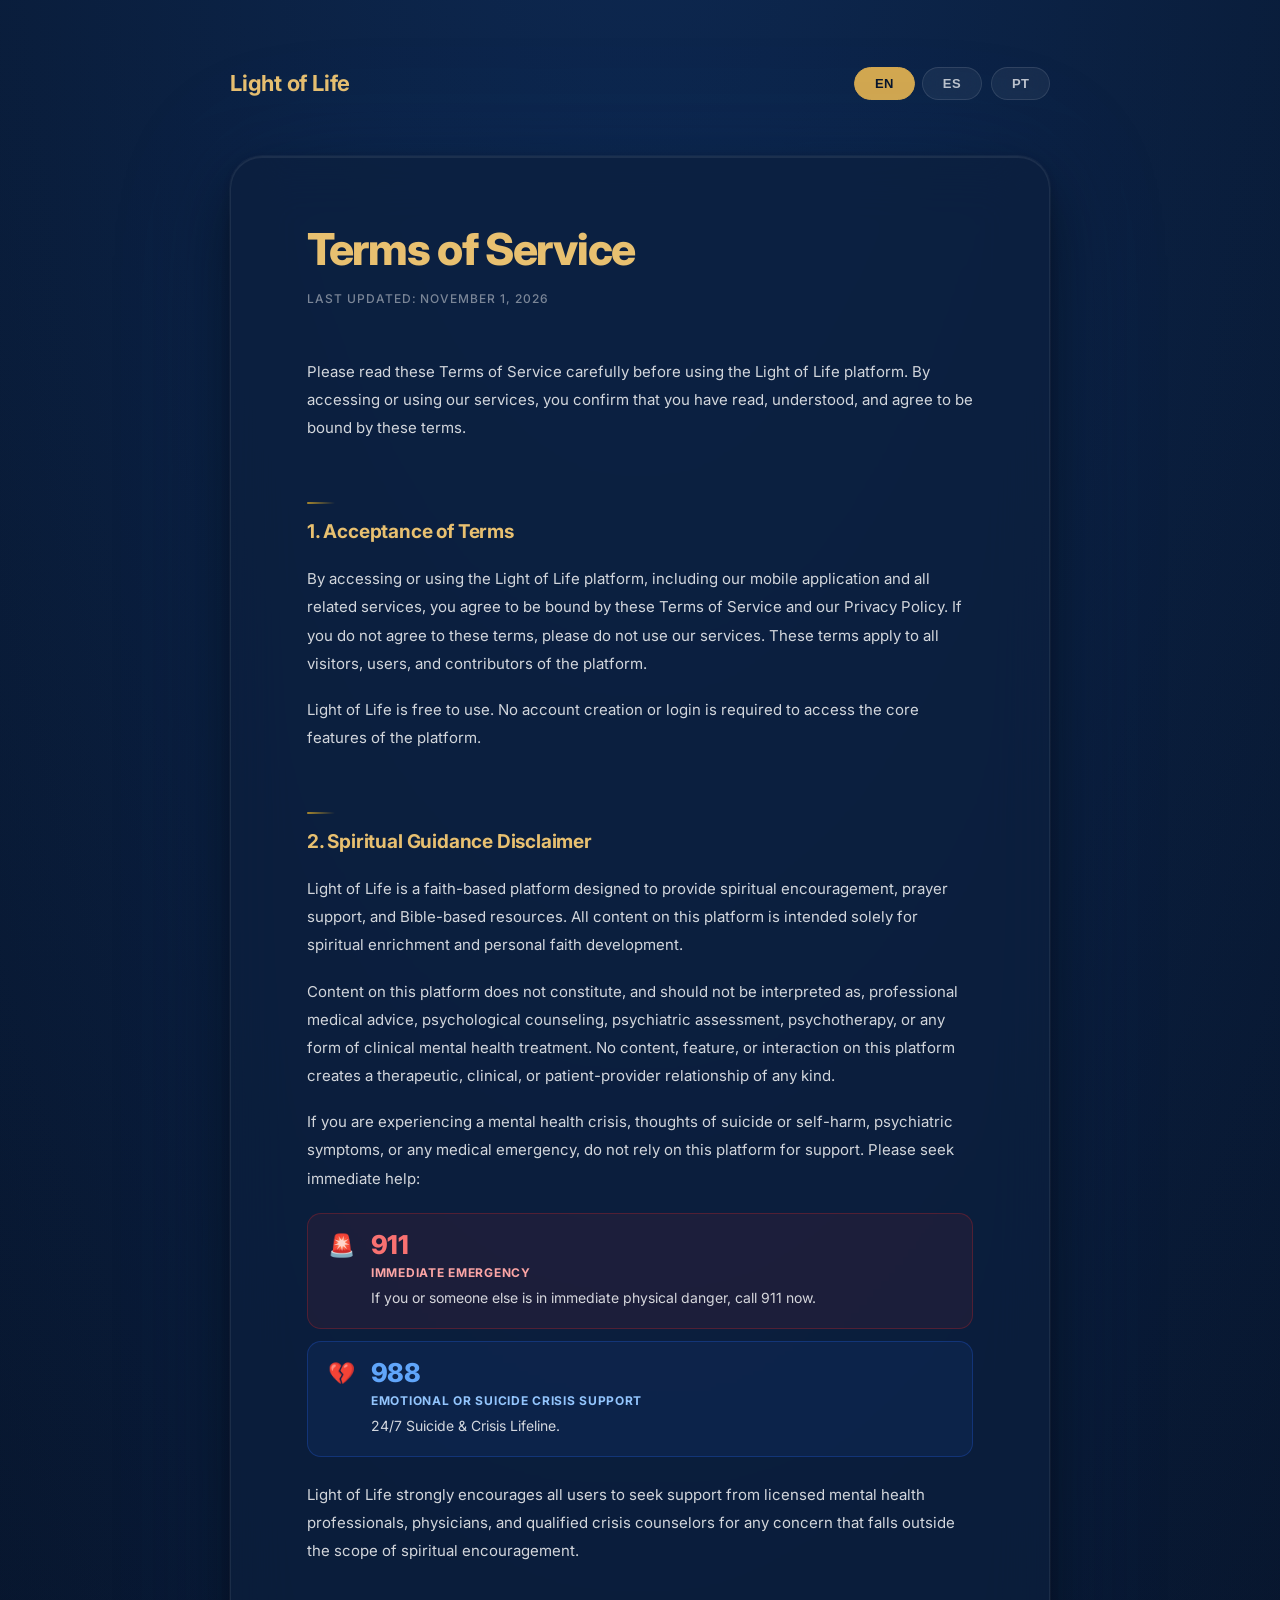
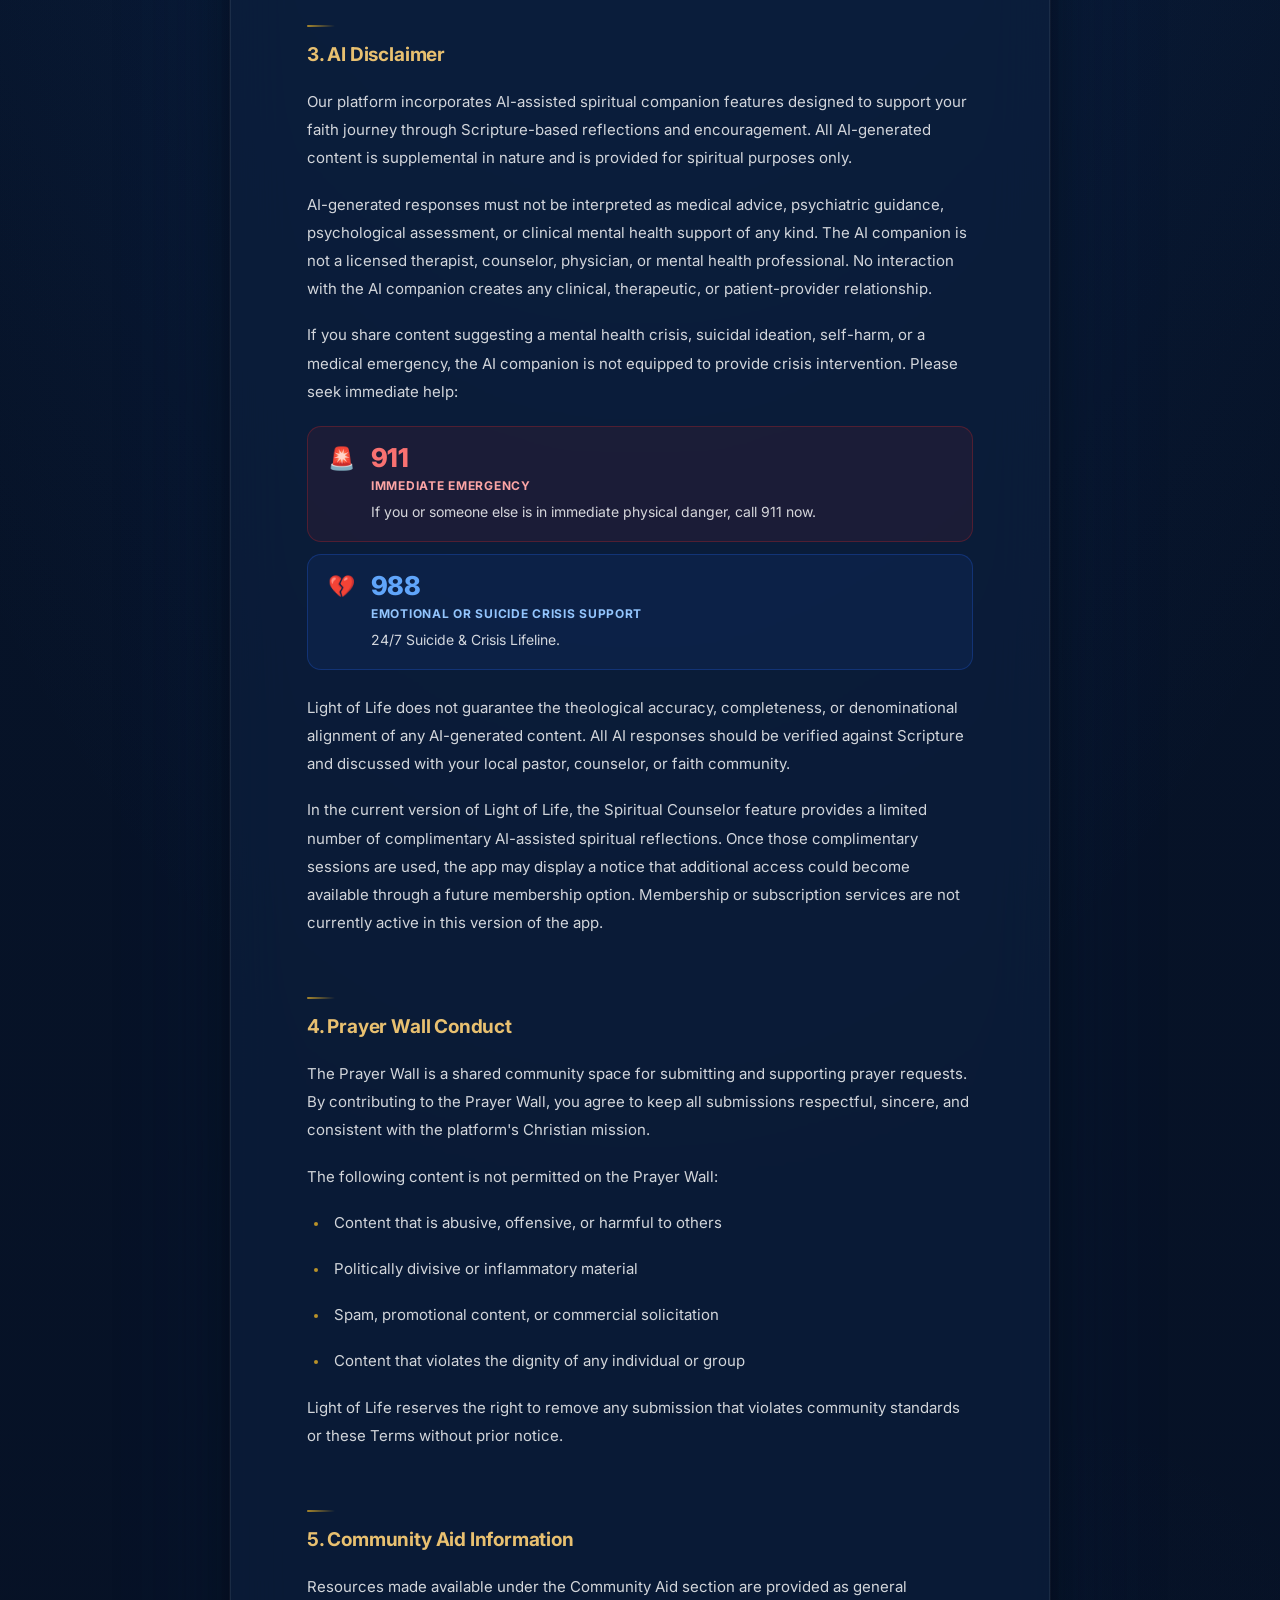
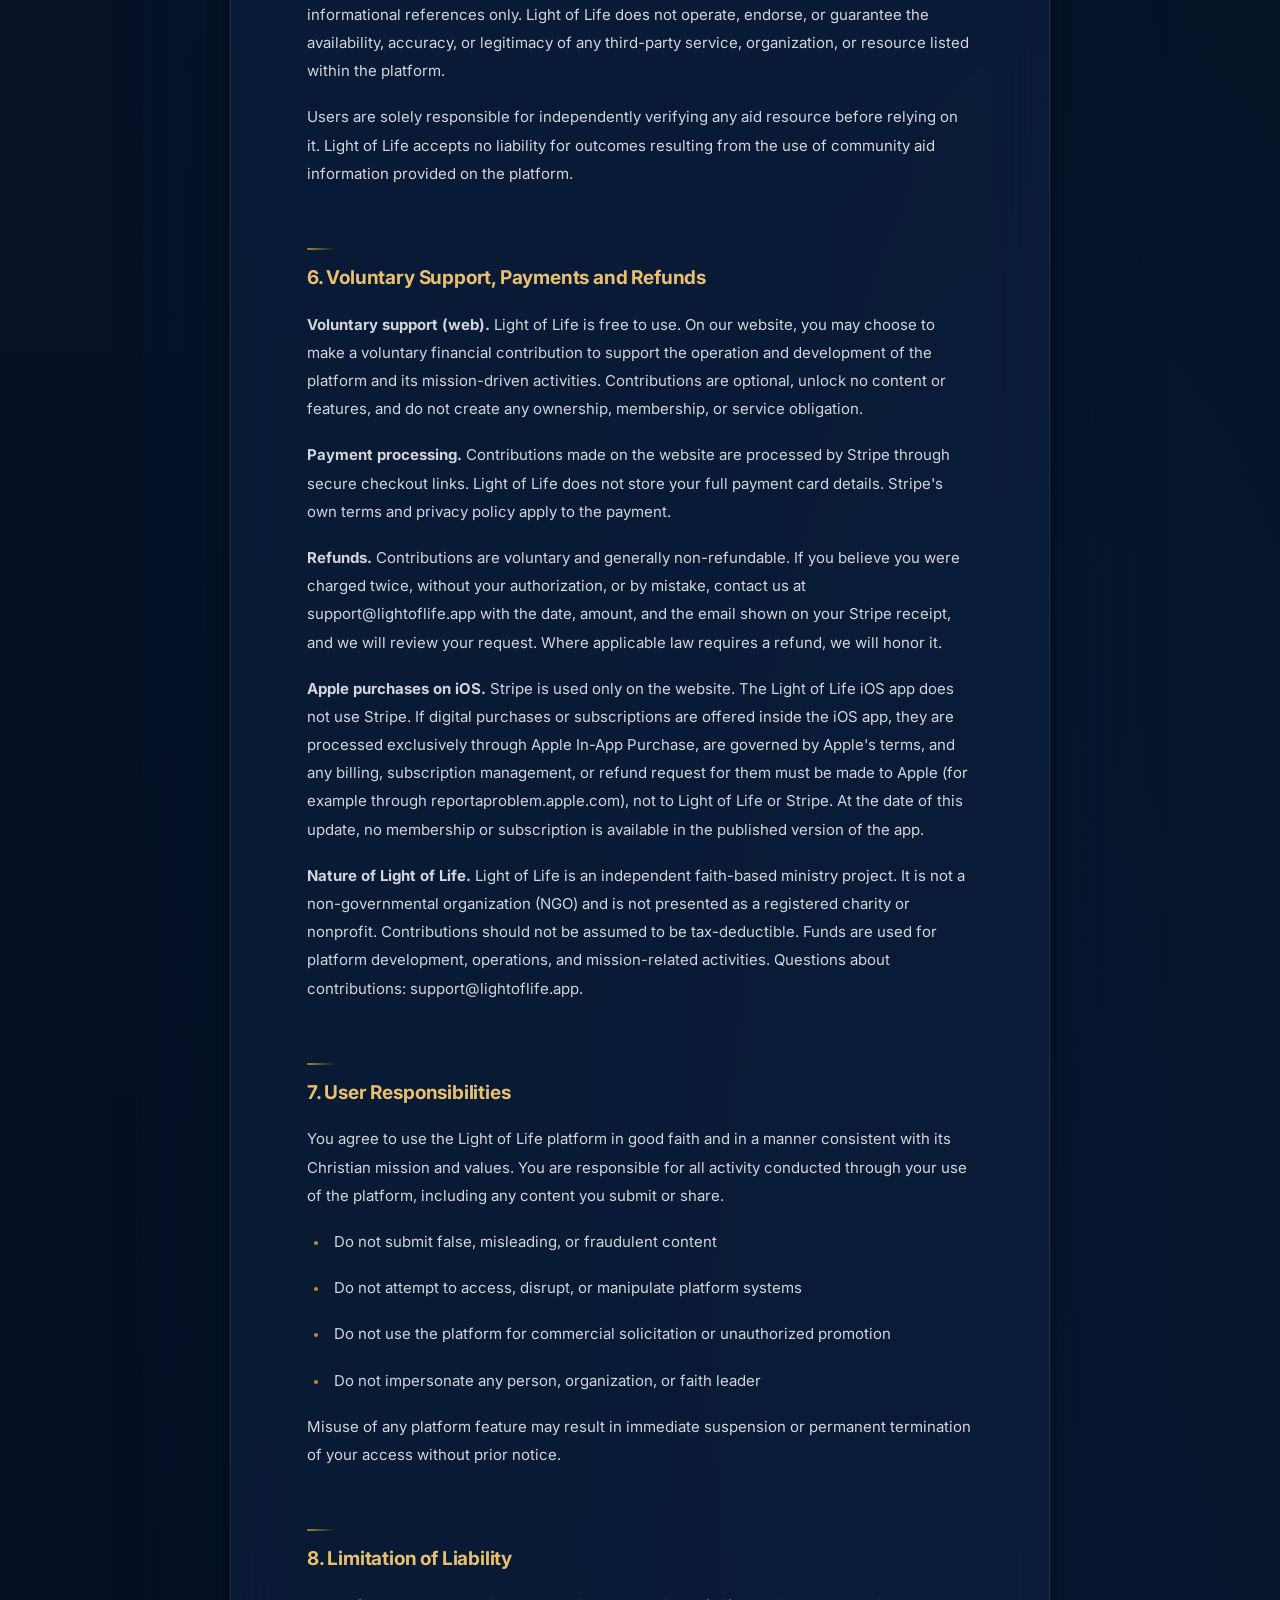
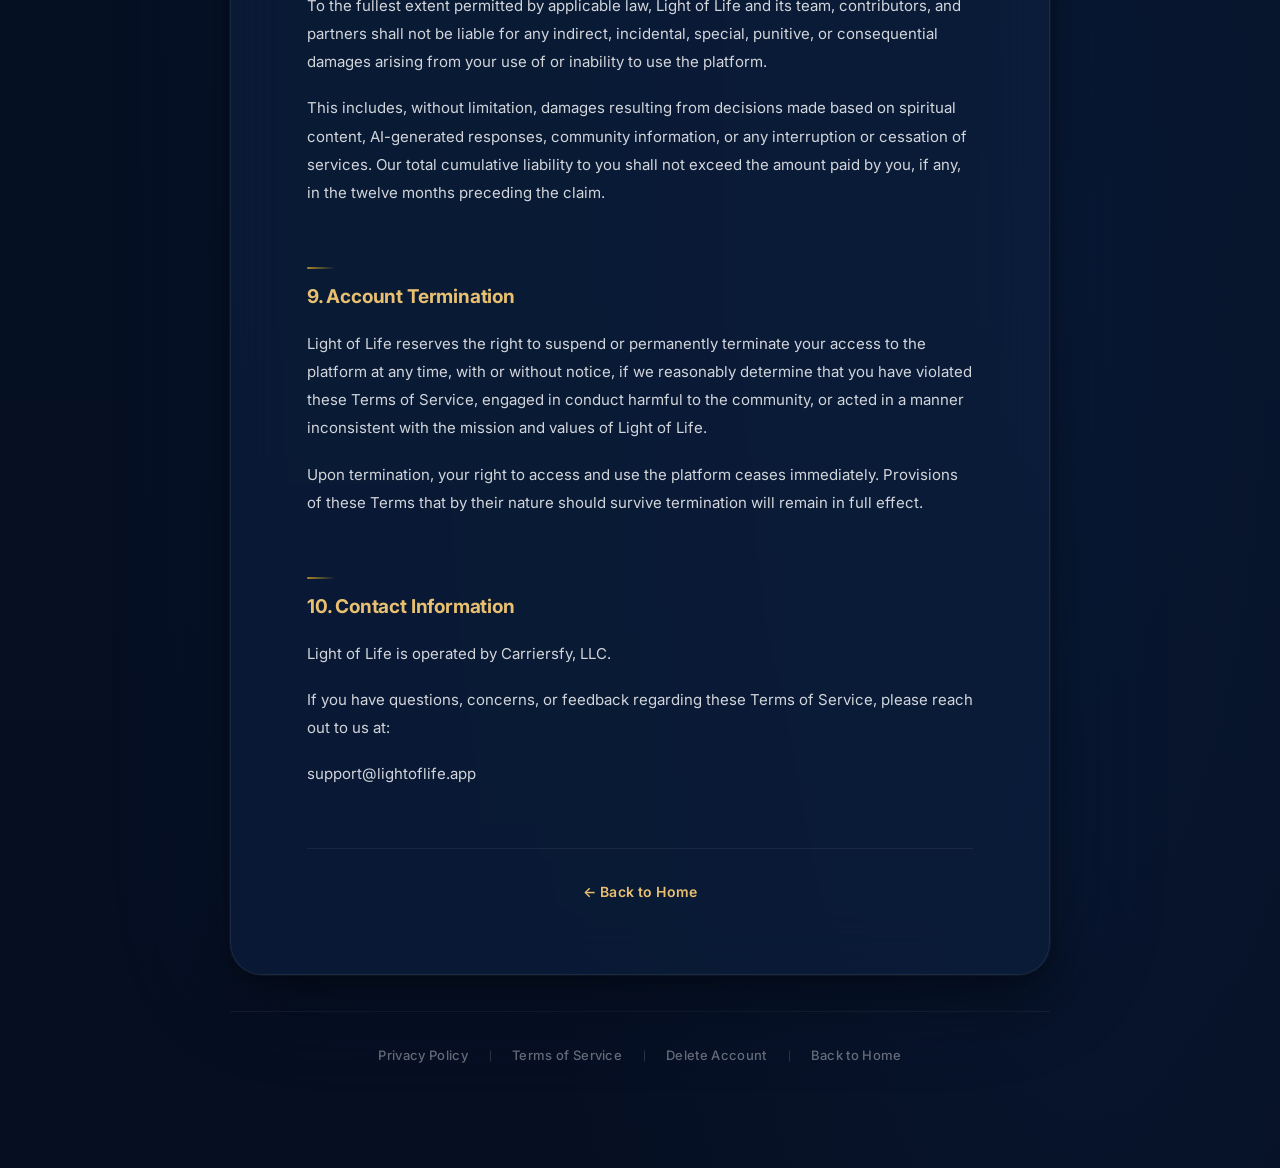
<file: legal/terms.html>
<!DOCTYPE html>
<html lang="en">
<head>
  <meta charset="UTF-8" />
  <meta name="viewport" content="width=device-width, initial-scale=1.0" />

  <title>Terms of Service | Light of Life</title>

  <meta name="description" content="Light of Life Terms of Service" />

  <link rel="preconnect" href="https://fonts.googleapis.com" />
  <link rel="preconnect" href="https://fonts.gstatic.com" crossorigin />

  <link href="https://fonts.googleapis.com/css2?family=Inter:wght@300;400;500;600;700&display=swap" rel="stylesheet" />

  <link rel="stylesheet" href="/legal/legal.css" />
</head>

<body>

  <div class="container">

    <div class="topbar">
      <div class="logo">Light of Life</div>

      <div class="language-switcher">
        <button class="active" onclick="switchLanguage('en', this)">EN</button>
        <button onclick="switchLanguage('es', this)">ES</button>
        <button onclick="switchLanguage('pt', this)">PT</button>
      </div>
    </div>

    <div class="legal-card">

      <!-- ENGLISH -->

      <div class="lang-section active" id="lang-en">

        <h1>Terms of Service</h1>

        <div class="updated">
          Last updated: November 1, 2026
        </div>

        <p>
          Please read these Terms of Service carefully before using the Light of Life platform.
          By accessing or using our services, you confirm that you have read, understood, and
          agree to be bound by these terms.
        </p>

        <h2>1. Acceptance of Terms</h2>

        <p>
          By accessing or using the Light of Life platform, including our mobile application
          and all related services, you agree to be bound by these Terms of Service and our
          Privacy Policy. If you do not agree to these terms, please do not use our services.
          These terms apply to all visitors, users, and contributors of the platform.
        </p>

        <p>
          Light of Life is free to use. No account creation or login is required to
          access the core features of the platform.
        </p>

        <h2>2. Spiritual Guidance Disclaimer</h2>

        <p>
          Light of Life is a faith-based platform designed to provide spiritual encouragement,
          prayer support, and Bible-based resources. All content on this platform is intended
          solely for spiritual enrichment and personal faith development.
        </p>

        <p>
          Content on this platform does not constitute, and should not be interpreted as,
          professional medical advice, psychological counseling, psychiatric assessment,
          psychotherapy, or any form of clinical mental health treatment. No content, feature,
          or interaction on this platform creates a therapeutic, clinical, or patient-provider
          relationship of any kind.
        </p>

        <p>
          If you are experiencing a mental health crisis, thoughts of suicide or self-harm,
          psychiatric symptoms, or any medical emergency, do not rely on this platform for
          support. Please seek immediate help:
        </p>

        <div class="emergency-blocks">
          <div class="emergency-block emergency-911">
            <div class="emergency-icon">🚨</div>
            <div class="emergency-content">
              <div class="emergency-number">911</div>
              <div class="emergency-label">Immediate Emergency</div>
              <div class="emergency-desc">If you or someone else is in immediate physical danger, call 911 now.</div>
            </div>
          </div>
          <div class="emergency-block emergency-988">
            <div class="emergency-icon">💔</div>
            <div class="emergency-content">
              <div class="emergency-number">988</div>
              <div class="emergency-label">Emotional or Suicide Crisis Support</div>
              <div class="emergency-desc">24/7 Suicide &amp; Crisis Lifeline.</div>
            </div>
          </div>
        </div>

        <p>
          Light of Life strongly encourages all users to seek support from licensed mental
          health professionals, physicians, and qualified crisis counselors for any concern
          that falls outside the scope of spiritual encouragement.
        </p>

        <h2>3. AI Disclaimer</h2>

        <p>
          Our platform incorporates AI-assisted spiritual companion features designed to
          support your faith journey through Scripture-based reflections and encouragement.
          All AI-generated content is supplemental in nature and is provided for spiritual
          purposes only.
        </p>

        <p>
          AI-generated responses must not be interpreted as medical advice, psychiatric
          guidance, psychological assessment, or clinical mental health support of any kind.
          The AI companion is not a licensed therapist, counselor, physician, or mental health
          professional. No interaction with the AI companion creates any clinical, therapeutic,
          or patient-provider relationship.
        </p>

        <p>
          If you share content suggesting a mental health crisis, suicidal ideation, self-harm,
          or a medical emergency, the AI companion is not equipped to provide crisis intervention.
          Please seek immediate help:
        </p>

        <div class="emergency-blocks">
          <div class="emergency-block emergency-911">
            <div class="emergency-icon">🚨</div>
            <div class="emergency-content">
              <div class="emergency-number">911</div>
              <div class="emergency-label">Immediate Emergency</div>
              <div class="emergency-desc">If you or someone else is in immediate physical danger, call 911 now.</div>
            </div>
          </div>
          <div class="emergency-block emergency-988">
            <div class="emergency-icon">💔</div>
            <div class="emergency-content">
              <div class="emergency-number">988</div>
              <div class="emergency-label">Emotional or Suicide Crisis Support</div>
              <div class="emergency-desc">24/7 Suicide &amp; Crisis Lifeline.</div>
            </div>
          </div>
        </div>

        <p>
          Light of Life does not guarantee the theological accuracy, completeness, or
          denominational alignment of any AI-generated content. All AI responses should be
          verified against Scripture and discussed with your local pastor, counselor, or
          faith community.
        </p>

        <p>
          In the current version of Light of Life, the Spiritual Counselor feature provides
          a limited number of complimentary AI-assisted spiritual reflections. Once those
          complimentary sessions are used, the app may display a notice that additional
          access could become available through a future membership option. Membership or
          subscription services are not currently active in this version of the app.
        </p>

        <h2>4. Prayer Wall Conduct</h2>

        <p>
          The Prayer Wall is a shared community space for submitting and supporting prayer
          requests. By contributing to the Prayer Wall, you agree to keep all submissions
          respectful, sincere, and consistent with the platform's Christian mission.
        </p>

        <p>
          The following content is not permitted on the Prayer Wall:
        </p>

        <ul>
          <li>Content that is abusive, offensive, or harmful to others</li>
          <li>Politically divisive or inflammatory material</li>
          <li>Spam, promotional content, or commercial solicitation</li>
          <li>Content that violates the dignity of any individual or group</li>
        </ul>

        <p>
          Light of Life reserves the right to remove any submission that violates community
          standards or these Terms without prior notice.
        </p>

        <h2>5. Community Aid Information</h2>

        <p>
          Resources made available under the Community Aid section are provided as general
          informational references only. Light of Life does not operate, endorse, or guarantee
          the availability, accuracy, or legitimacy of any third-party service, organization,
          or resource listed within the platform.
        </p>

        <p>
          Users are solely responsible for independently verifying any aid resource before
          relying on it. Light of Life accepts no liability for outcomes resulting from the
          use of community aid information provided on the platform.
        </p>

        <h2 id="donations">6. Voluntary Support, Payments and Refunds</h2>

        <p>
          <strong>Voluntary support (web).</strong> Light of Life is free to use. On our website,
          you may choose to make a voluntary financial contribution to support the operation and
          development of the platform and its mission-driven activities. Contributions are
          optional, unlock no content or features, and do not create any ownership, membership,
          or service obligation.
        </p>

        <p>
          <strong>Payment processing.</strong> Contributions made on the website are processed by
          Stripe through secure checkout links. Light of Life does not store your full payment
          card details. Stripe's own terms and privacy policy apply to the payment.
        </p>

        <p>
          <strong>Refunds.</strong> Contributions are voluntary and generally non-refundable. If
          you believe you were charged twice, without your authorization, or by mistake, contact
          us at support@lightoflife.app with the date, amount, and the email shown on your Stripe
          receipt, and we will review your request. Where applicable law requires a refund, we
          will honor it.
        </p>

        <p>
          <strong>Apple purchases on iOS.</strong> Stripe is used only on the website. The
          Light of Life iOS app does not use Stripe. If digital purchases or subscriptions are
          offered inside the iOS app, they are processed exclusively through Apple In-App
          Purchase, are governed by Apple's terms, and any billing, subscription management, or
          refund request for them must be made to Apple (for example through
          reportaproblem.apple.com), not to Light of Life or Stripe. At the date of this update,
          no membership or subscription is available in the published version of the app.
        </p>

        <p>
          <strong>Nature of Light of Life.</strong> Light of Life is an independent faith-based
          ministry project. It is not a non-governmental organization (NGO) and is not presented
          as a registered charity or nonprofit. Contributions should not be assumed to be tax-deductible.
          Funds are used for platform development, operations, and mission-related activities.
          Questions about contributions: support@lightoflife.app.
        </p>

        <h2>7. User Responsibilities</h2>

        <p>
          You agree to use the Light of Life platform in good faith and in a manner
          consistent with its Christian mission and values. You are responsible for all
          activity conducted through your use of the platform, including any content you
          submit or share.
        </p>

        <ul>
          <li>Do not submit false, misleading, or fraudulent content</li>
          <li>Do not attempt to access, disrupt, or manipulate platform systems</li>
          <li>Do not use the platform for commercial solicitation or unauthorized promotion</li>
          <li>Do not impersonate any person, organization, or faith leader</li>
        </ul>

        <p>
          Misuse of any platform feature may result in immediate suspension or permanent
          termination of your access without prior notice.
        </p>

        <h2>8. Limitation of Liability</h2>

        <p>
          To the fullest extent permitted by applicable law, Light of Life and its team,
          contributors, and partners shall not be liable for any indirect, incidental,
          special, punitive, or consequential damages arising from your use of or inability
          to use the platform.
        </p>

        <p>
          This includes, without limitation, damages resulting from decisions made based
          on spiritual content, AI-generated responses, community information, or any
          interruption or cessation of services. Our total cumulative liability to you
          shall not exceed the amount paid by you, if any, in the twelve months preceding
          the claim.
        </p>

        <h2>9. Account Termination</h2>

        <p>
          Light of Life reserves the right to suspend or permanently terminate your access
          to the platform at any time, with or without notice, if we reasonably determine
          that you have violated these Terms of Service, engaged in conduct harmful to the
          community, or acted in a manner inconsistent with the mission and values of
          Light of Life.
        </p>

        <p>
          Upon termination, your right to access and use the platform ceases immediately.
          Provisions of these Terms that by their nature should survive termination will
          remain in full effect.
        </p>

        <h2>10. Contact Information</h2>

        <p>
          Light of Life is operated by Carriersfy, LLC.
        </p>

        <p>
          If you have questions, concerns, or feedback regarding these Terms of Service,
          please reach out to us at:
        </p>

        <p>support@lightoflife.app</p>

        <div class="footer">
          <a href="/">← Back to Home</a>
        </div>

      </div>

      <!-- SPANISH -->

      <div class="lang-section" id="lang-es">

        <h1>Términos de Servicio</h1>

        <div class="updated">
          Última actualización: 1 de noviembre de 2026
        </div>

        <p>
          Por favor lee estos Términos de Servicio con atención antes de utilizar la plataforma
          Light of Life. Al acceder o utilizar nuestros servicios, confirmas que has leído,
          comprendido y aceptado quedar vinculado por estos términos.
        </p>

        <h2>1. Aceptación de los Términos</h2>

        <p>
          Al acceder o utilizar la plataforma Light of Life, incluyendo nuestra aplicación
          móvil y todos los servicios relacionados, aceptas quedar vinculado por estos
          Términos de Servicio y nuestra Política de Privacidad. Si no estás de acuerdo con
          estos términos, por favor no utilices nuestros servicios. Estos términos aplican a
          todos los visitantes, usuarios y colaboradores de la plataforma.
        </p>

        <p>
          Light of Life es de uso gratuito. No se requiere crear una cuenta ni iniciar
          sesión para acceder a las funciones principales de la plataforma.
        </p>

        <h2>2. Aviso sobre Orientación Espiritual</h2>

        <p>
          Light of Life es una plataforma de fe diseñada para brindar aliento espiritual,
          apoyo en oración y recursos basados en la Biblia. Todo el contenido de esta
          plataforma está destinado exclusivamente al enriquecimiento espiritual y al
          desarrollo personal de la fe.
        </p>

        <p>
          El contenido de esta plataforma no constituye, ni debe interpretarse como,
          asesoramiento médico profesional, orientación psicológica, evaluación psiquiátrica,
          psicoterapia ni ningún tipo de tratamiento clínico de salud mental. Ningún contenido,
          función o interacción en esta plataforma crea una relación terapéutica, clínica o
          médico-paciente de ningún tipo.
        </p>

        <p>
          Si estás experimentando una crisis de salud mental, pensamientos de suicidio o
          autolesión, síntomas psiquiátricos o cualquier emergencia médica, no dependas de
          esta plataforma para obtener apoyo. Busca ayuda inmediata:
        </p>

        <div class="emergency-blocks">
          <div class="emergency-block emergency-911">
            <div class="emergency-icon">🚨</div>
            <div class="emergency-content">
              <div class="emergency-number">911</div>
              <div class="emergency-label">Emergencia Inmediata</div>
              <div class="emergency-desc">Si tú o alguien más está en peligro físico inmediato, llama al 911 ahora.</div>
            </div>
          </div>
          <div class="emergency-block emergency-988">
            <div class="emergency-icon">💔</div>
            <div class="emergency-content">
              <div class="emergency-number">988</div>
              <div class="emergency-label">Apoyo en Crisis Emocional o de Suicidio</div>
              <div class="emergency-desc">Línea de Crisis y Suicidio 24/7 (EE.UU.).</div>
            </div>
          </div>
        </div>

        <p>
          Light of Life recomienda firmemente que todos los usuarios busquen apoyo de
          profesionales de salud mental con licencia, médicos y consejeros de crisis
          calificados para cualquier preocupación que esté fuera del alcance del
          aliento espiritual.
        </p>

        <h2>3. Aviso sobre Inteligencia Artificial</h2>

        <p>
          Nuestra plataforma incorpora funciones de compañero espiritual asistido por IA,
          diseñadas para apoyar tu camino de fe a través de reflexiones y aliento basados en
          las Escrituras. Todo el contenido generado por IA es de naturaleza complementaria
          y se proporciona exclusivamente con fines espirituales.
        </p>

        <p>
          Las respuestas generadas por IA no deben interpretarse como consejo médico,
          orientación psiquiátrica, evaluación psicológica ni apoyo clínico de salud mental
          de ningún tipo. El compañero de IA no es un terapeuta, consejero, médico ni
          profesional de salud mental con licencia. Ninguna interacción con el compañero de
          IA crea ninguna relación clínica, terapéutica o médico-paciente.
        </p>

        <p>
          Si compartes contenido que sugiera una crisis de salud mental, ideas suicidas,
          autolesión o una emergencia médica, el compañero de IA no está equipado para
          proporcionar intervención en crisis. Busca ayuda inmediata:
        </p>

        <div class="emergency-blocks">
          <div class="emergency-block emergency-911">
            <div class="emergency-icon">🚨</div>
            <div class="emergency-content">
              <div class="emergency-number">911</div>
              <div class="emergency-label">Emergencia Inmediata</div>
              <div class="emergency-desc">Si tú o alguien más está en peligro físico inmediato, llama al 911 ahora.</div>
            </div>
          </div>
          <div class="emergency-block emergency-988">
            <div class="emergency-icon">💔</div>
            <div class="emergency-content">
              <div class="emergency-number">988</div>
              <div class="emergency-label">Apoyo en Crisis Emocional o de Suicidio</div>
              <div class="emergency-desc">Línea de Crisis y Suicidio 24/7 (EE.UU.).</div>
            </div>
          </div>
        </div>

        <p>
          Light of Life no garantiza la exactitud teológica, la integridad ni la alineación
          denominacional del contenido generado por IA. Todas las respuestas de IA deben
          verificarse con las Escrituras y comentarse con tu pastor local, consejero o
          comunidad de fe.
        </p>

        <p>
          En la versión actual de Light of Life, la función de Consejero Espiritual ofrece
          un número limitado de reflexiones espirituales asistidas por IA de forma gratuita.
          Una vez utilizados esos accesos gratuitos, la app puede mostrar un aviso de que
          acceso adicional podría estar disponible a través de una opción de membresía futura.
          Los servicios de membresía o suscripción no están actualmente activos en esta
          versión de la app.
        </p>

        <h2>4. Conducta en el Muro de Oración</h2>

        <p>
          El Muro de Oración es un espacio comunitario compartido para enviar y apoyar
          peticiones de oración. Al contribuir al Muro de Oración, aceptas mantener todas
          las publicaciones respetuosas, sinceras y consistentes con la misión cristiana
          de la plataforma.
        </p>

        <p>
          El siguiente contenido no está permitido en el Muro de Oración:
        </p>

        <ul>
          <li>Contenido abusivo, ofensivo o dañino para otros</li>
          <li>Material políticamente divisivo o inflamatorio</li>
          <li>Spam, contenido promocional o solicitud comercial</li>
          <li>Contenido que viole la dignidad de cualquier persona o grupo</li>
        </ul>

        <p>
          Light of Life se reserva el derecho de eliminar cualquier publicación que viole
          los estándares de la comunidad o estos Términos sin previo aviso.
        </p>

        <h2>5. Información sobre Ayuda Comunitaria</h2>

        <p>
          Los recursos disponibles en la sección de Ayuda Comunitaria se proporcionan
          únicamente como referencias informativas generales. Light of Life no opera,
          respalda ni garantiza la disponibilidad, exactitud o legitimidad de ningún
          servicio, organización o recurso de terceros listado en la plataforma.
        </p>

        <p>
          Los usuarios son los únicos responsables de verificar de forma independiente
          cualquier recurso de ayuda antes de utilizarlo. Light of Life no acepta
          responsabilidad por los resultados derivados del uso de la información de ayuda
          comunitaria proporcionada en la plataforma.
        </p>

        <h2 id="donaciones">6. Apoyo voluntario, pagos y reembolsos</h2>

        <p>
          <strong>Apoyo voluntario (web).</strong> Light of Life es gratuito. En nuestro sitio
          web puedes optar por hacer un aporte económico voluntario para apoyar la operación y el
          desarrollo de la plataforma y sus actividades de misión. Los aportes son opcionales, no
          desbloquean contenido ni funciones y no generan ninguna obligación de propiedad,
          membresía o servicio.
        </p>

        <p>
          <strong>Procesamiento de pagos.</strong> Los aportes realizados en el sitio web son
          procesados por Stripe mediante enlaces de pago seguros. Light of Life no almacena los
          datos completos de tu tarjeta. Se aplican los términos y la política de privacidad de
          Stripe al pago.
        </p>

        <p>
          <strong>Reembolsos.</strong> Los aportes son voluntarios y, en general, no
          reembolsables. Si crees que se te cobró dos veces, sin tu autorización o por error,
          escríbenos a support@lightoflife.app indicando la fecha, el monto y el correo que
          aparece en tu recibo de Stripe, y revisaremos tu solicitud. Cuando la ley aplicable
          exija un reembolso, lo honraremos.
        </p>

        <p>
          <strong>Compras de Apple en iOS.</strong> Stripe se usa únicamente en el sitio web. La
          app de Light of Life para iOS no usa Stripe. Si se ofrecen compras digitales o
          suscripciones dentro de la app de iOS, se procesan exclusivamente mediante las compras
          dentro de la app (In-App Purchase) de Apple, se rigen por los términos de Apple, y
          cualquier solicitud de facturación, gestión de suscripción o reembolso debe hacerse a
          Apple (por ejemplo, en reportaproblem.apple.com), no a Light of Life ni a Stripe. A la fecha de esta
          actualización, no hay ninguna membresía o suscripción disponible en la versión publicada de la app.
        </p>

        <p>
          <strong>Naturaleza de Light of Life.</strong> Light of Life es un proyecto ministerial
          independiente de inspiración cristiana. No es una organización no gubernamental (ONG) y
          no se presenta como organización benéfica registrada ni sin fines de lucro. No debe
          asumirse que los aportes sean deducibles de impuestos. Los fondos se destinan al
          desarrollo de la plataforma, su operación y actividades relacionadas con la misión.
          Preguntas sobre aportes: support@lightoflife.app.
        </p>

        <h2>7. Responsabilidades del Usuario</h2>

        <p>
          Aceptas utilizar la plataforma Light of Life de buena fe y de manera coherente con
          su misión y valores cristianos. Eres responsable de toda la actividad realizada a
          través de tu uso de la plataforma, incluido cualquier contenido que envíes o compartas.
        </p>

        <ul>
          <li>No publiques contenido falso, engañoso o fraudulento</li>
          <li>No intentes acceder, interrumpir o manipular los sistemas de la plataforma</li>
          <li>No uses la plataforma para solicitud comercial o promoción no autorizada</li>
          <li>No te hagas pasar por ninguna persona, organización o líder religioso</li>
        </ul>

        <p>
          El uso indebido de cualquier función de la plataforma puede resultar en la
          suspensión inmediata o cancelación permanente de tu acceso sin previo aviso.
        </p>

        <h2>8. Limitación de Responsabilidad</h2>

        <p>
          En la máxima medida permitida por la ley aplicable, Light of Life y su equipo,
          colaboradores y socios no serán responsables de ningún daño indirecto, incidental,
          especial, punitivo o consecuente derivado del uso o la imposibilidad de uso de
          la plataforma.
        </p>

        <p>
          Esto incluye, sin limitación, daños resultantes de decisiones tomadas con base en
          contenido espiritual, respuestas generadas por IA, información comunitaria o
          cualquier interrupción o cese de los servicios. Nuestra responsabilidad total
          acumulada hacia ti no superará el monto pagado por ti, si corresponde, en los
          doce meses anteriores al reclamo.
        </p>

        <h2>9. Cancelación de Cuenta</h2>

        <p>
          Light of Life se reserva el derecho de suspender o cancelar permanentemente tu
          acceso a la plataforma en cualquier momento, con o sin previo aviso, si
          determinamos razonablemente que has violado estos Términos de Servicio, realizado
          conductas perjudiciales para la comunidad o actuado de manera inconsistente con
          la misión y los valores de Light of Life.
        </p>

        <p>
          Tras la cancelación, tu derecho a acceder y utilizar la plataforma cesa de
          inmediato. Las disposiciones de estos Términos que por su naturaleza deban
          sobrevivir a la cancelación permanecerán en plena vigencia.
        </p>

        <h2>10. Información de Contacto</h2>

        <p>
          Light of Life es operado por Carriersfy, LLC.
        </p>

        <p>
          Si tienes preguntas, inquietudes o comentarios sobre estos Términos de Servicio,
          comunícate con nosotros en:
        </p>

        <p>support@lightoflife.app</p>

        <div class="footer">
          <a href="/">← Volver al Inicio</a>
        </div>

      </div>

      <!-- PORTUGUESE -->

      <div class="lang-section" id="lang-pt">

        <h1>Termos de Serviço</h1>

        <div class="updated">
          Última atualização: 1 de novembro de 2026
        </div>

        <p>
          Por favor, leia estes Termos de Serviço com atenção antes de utilizar a plataforma
          Light of Life. Ao acessar ou utilizar nossos serviços, você confirma que leu,
          compreendeu e concordou em estar vinculado a estes termos.
        </p>

        <h2>1. Aceitação dos Termos</h2>

        <p>
          Ao acessar ou utilizar a plataforma Light of Life, incluindo nosso aplicativo
          móvel e todos os serviços relacionados, você concorda em estar vinculado a estes
          Termos de Serviço e à nossa Política de Privacidade. Se você não concordar com
          estes termos, por favor não utilize nossos serviços. Estes termos se aplicam a
          todos os visitantes, usuários e colaboradores da plataforma.
        </p>

        <p>
          O Light of Life é gratuito para usar. Não é necessário criar uma conta ou fazer
          login para acessar os recursos principais da plataforma.
        </p>

        <h2>2. Aviso sobre Orientação Espiritual</h2>

        <p>
          Light of Life é uma plataforma de fé projetada para fornecer encorajamento
          espiritual, suporte em oração e recursos baseados na Bíblia. Todo o conteúdo
          desta plataforma destina-se exclusivamente ao enriquecimento espiritual e ao
          desenvolvimento pessoal da fé.
        </p>

        <p>
          O conteúdo desta plataforma não constitui, e não deve ser interpretado como,
          aconselhamento médico profissional, orientação psicológica, avaliação psiquiátrica,
          psicoterapia ou qualquer forma de tratamento clínico de saúde mental. Nenhum
          conteúdo, recurso ou interação nesta plataforma cria uma relação terapêutica,
          clínica ou médico-paciente de qualquer natureza.
        </p>

        <p>
          Se você estiver passando por uma crise de saúde mental, pensamentos de suicídio
          ou automutilação, sintomas psiquiátricos ou qualquer emergência médica, não
          dependa desta plataforma para obter apoio. Busque ajuda imediata:
        </p>

        <div class="emergency-blocks">
          <div class="emergency-block emergency-911">
            <div class="emergency-icon">🚨</div>
            <div class="emergency-content">
              <div class="emergency-number">192</div>
              <div class="emergency-label">Emergência Imediata — SAMU</div>
              <div class="emergency-desc">Se você ou outra pessoa estiver em perigo físico imediato, ligue 192 agora.</div>
            </div>
          </div>
          <div class="emergency-block emergency-988">
            <div class="emergency-icon">💔</div>
            <div class="emergency-content">
              <div class="emergency-number">188</div>
              <div class="emergency-label">Apoio em Crise Emocional ou Suicídio — CVV</div>
              <div class="emergency-desc">Centro de Valorização da Vida, 24 horas por dia.</div>
            </div>
          </div>
        </div>

        <p>
          Light of Life recomenda fortemente que todos os usuários busquem apoio de
          profissionais de saúde mental licenciados, médicos e conselheiros de crise
          qualificados para qualquer preocupação que esteja fora do escopo do
          encorajamento espiritual.
        </p>

        <h2>3. Aviso sobre Inteligência Artificial</h2>

        <p>
          Nossa plataforma incorpora recursos de companheiro espiritual assistido por IA,
          projetados para apoiar sua jornada de fé por meio de reflexões e encorajamento
          baseados nas Escrituras. Todo o conteúdo gerado por IA é de natureza complementar
          e é fornecido exclusivamente para fins espirituais.
        </p>

        <p>
          As respostas geradas por IA não devem ser interpretadas como conselho médico,
          orientação psiquiátrica, avaliação psicológica ou suporte clínico de saúde mental
          de qualquer natureza. O companheiro de IA não é um terapeuta, conselheiro, médico
          ou profissional de saúde mental licenciado. Nenhuma interação com o companheiro de
          IA cria qualquer relação clínica, terapêutica ou médico-paciente.
        </p>

        <p>
          Se você compartilhar conteúdo que sugira uma crise de saúde mental, ideação
          suicida, automutilação ou uma emergência médica, o companheiro de IA não está
          equipado para fornecer intervenção em crise. Busque ajuda imediata:
        </p>

        <div class="emergency-blocks">
          <div class="emergency-block emergency-911">
            <div class="emergency-icon">🚨</div>
            <div class="emergency-content">
              <div class="emergency-number">192</div>
              <div class="emergency-label">Emergência Imediata — SAMU</div>
              <div class="emergency-desc">Se você ou outra pessoa estiver em perigo físico imediato, ligue 192 agora.</div>
            </div>
          </div>
          <div class="emergency-block emergency-988">
            <div class="emergency-icon">💔</div>
            <div class="emergency-content">
              <div class="emergency-number">188</div>
              <div class="emergency-label">Apoio em Crise Emocional ou Suicídio — CVV</div>
              <div class="emergency-desc">Centro de Valorização da Vida, 24 horas por dia.</div>
            </div>
          </div>
        </div>

        <p>
          Light of Life não garante a precisão teológica, a integralidade ou o alinhamento
          denominacional de qualquer conteúdo gerado por IA. Todas as respostas de IA devem
          ser verificadas com as Escrituras e discutidas com seu pastor local, conselheiro
          ou comunidade de fé.
        </p>

        <p>
          Na versão atual do Light of Life, o recurso de Conselheiro Espiritual oferece um
          número limitado de reflexões espirituais assistidas por IA de forma gratuita. Após
          o uso dessas sessões gratuitas, o aplicativo pode exibir um aviso de que acesso
          adicional poderá estar disponível por meio de uma futura opção de associação.
          Serviços de associação ou assinatura não estão atualmente ativos nesta versão
          do aplicativo.
        </p>

        <h2>4. Conduta no Mural de Oração</h2>

        <p>
          O Mural de Oração é um espaço comunitário compartilhado para enviar e apoiar
          pedidos de oração. Ao contribuir com o Mural de Oração, você concorda em manter
          todas as publicações respeitosas, sinceras e consistentes com a missão cristã
          da plataforma.
        </p>

        <p>
          O seguinte conteúdo não é permitido no Mural de Oração:
        </p>

        <ul>
          <li>Conteúdo abusivo, ofensivo ou prejudicial a outras pessoas</li>
          <li>Material politicamente divisivo ou inflamatório</li>
          <li>Spam, conteúdo promocional ou solicitação comercial</li>
          <li>Conteúdo que viole a dignidade de qualquer indivíduo ou grupo</li>
        </ul>

        <p>
          Light of Life reserva-se o direito de remover qualquer publicação que viole os
          padrões da comunidade ou estes Termos sem aviso prévio.
        </p>

        <h2>5. Informações sobre Ajuda Comunitária</h2>

        <p>
          Os recursos disponíveis na seção de Ajuda Comunitária são fornecidos apenas como
          referências informativas gerais. Light of Life não opera, endossa nem garante a
          disponibilidade, precisão ou legitimidade de qualquer serviço, organização ou
          recurso de terceiros listado na plataforma.
        </p>

        <p>
          Os usuários são os únicos responsáveis por verificar de forma independente
          qualquer recurso de ajuda antes de confiar nele. Light of Life não aceita
          responsabilidade por resultados decorrentes do uso de informações de ajuda
          comunitária fornecidas na plataforma.
        </p>

        <h2 id="doacoes">6. Apoio voluntário, pagamentos e reembolsos</h2>

        <p>
          <strong>Apoio voluntário (web).</strong> O Light of Life é gratuito. Em nosso site você
          pode optar por fazer uma contribuição financeira voluntária para apoiar a operação e o
          desenvolvimento da plataforma e de suas atividades de missão. As contribuições são
          opcionais, não liberam conteúdo nem funções e não geram qualquer obrigação de
          propriedade, assinatura ou serviço.
        </p>

        <p>
          <strong>Processamento de pagamentos.</strong> As contribuições feitas no site são
          processadas pela Stripe por meio de links de pagamento seguros. O Light of Life não
          armazena os dados completos do seu cartão. Aplicam-se ao pagamento os termos e a
          política de privacidade da Stripe.
        </p>

        <p>
          <strong>Reembolsos.</strong> As contribuições são voluntárias e, em geral, não
          reembolsáveis. Se você acredita que foi cobrado em duplicidade, sem sua autorização ou
          por engano, escreva para support@lightoflife.app informando a data, o valor e o e-mail
          do seu recibo da Stripe, e analisaremos sua solicitação. Quando a lei aplicável exigir
          um reembolso, nós o honraremos.
        </p>

        <p>
          <strong>Compras da Apple no iOS.</strong> A Stripe é usada apenas no site. O app
          Light of Life para iOS não usa a Stripe. Se compras digitais ou assinaturas forem
          oferecidas dentro do app iOS, elas são processadas exclusivamente por meio das compras
          no app (In-App Purchase) da Apple, regem-se pelos termos da Apple, e qualquer pedido de
          cobrança, gerenciamento de assinatura ou reembolso deve ser feito à Apple (por exemplo,
          em reportaproblem.apple.com), e não ao Light of Life ou à Stripe. Na data desta
          atualização, nenhuma assinatura está disponível na versão publicada do app.
        </p>

        <p>
          <strong>Natureza do Light of Life.</strong> O Light of Life é um projeto ministerial
          independente de inspiração cristã. Não é uma organização não governamental (ONG) e não
          se apresenta como organização de caridade registrada nem sem fins lucrativos. Não se
          deve presumir que as contribuições sejam dedutíveis de impostos. Os recursos são usados
          no desenvolvimento da plataforma, em sua operação e em atividades relacionadas à missão.
          Dúvidas sobre contribuições: support@lightoflife.app.
        </p>

        <h2>7. Responsabilidades do Usuário</h2>

        <p>
          Você concorda em usar a plataforma Light of Life de boa-fé e de maneira
          consistente com sua missão e valores cristãos. Você é responsável por toda a
          atividade realizada através do seu uso da plataforma, incluindo qualquer conteúdo
          que você envie ou compartilhe.
        </p>

        <ul>
          <li>Não publique conteúdo falso, enganoso ou fraudulento</li>
          <li>Não tente acessar, interromper ou manipular os sistemas da plataforma</li>
          <li>Não use a plataforma para solicitação comercial ou promoção não autorizada</li>
          <li>Não se faça passar por nenhuma pessoa, organização ou líder religioso</li>
        </ul>

        <p>
          O uso indevido de qualquer recurso da plataforma pode resultar em suspensão
          imediata ou encerramento permanente do seu acesso sem aviso prévio.
        </p>

        <h2>8. Limitação de Responsabilidade</h2>

        <p>
          Na máxima extensão permitida pela lei aplicável, Light of Life e sua equipe,
          colaboradores e parceiros não serão responsáveis por quaisquer danos indiretos,
          incidentais, especiais, punitivos ou consequentes decorrentes do uso ou da
          impossibilidade de uso da plataforma.
        </p>

        <p>
          Isso inclui, sem limitação, danos resultantes de decisões tomadas com base em
          conteúdo espiritual, respostas geradas por IA, informações comunitárias ou
          qualquer interrupção ou cessação dos serviços. Nossa responsabilidade total
          cumulativa para com você não excederá o valor pago por você, se houver, nos
          doze meses anteriores à reclamação.
        </p>

        <h2>9. Encerramento de Conta</h2>

        <p>
          Light of Life reserva-se o direito de suspender ou encerrar permanentemente seu
          acesso à plataforma a qualquer momento, com ou sem aviso prévio, se
          determinarmos razoavelmente que você violou estes Termos de Serviço, se envolveu
          em conduta prejudicial à comunidade ou agiu de maneira inconsistente com a missão
          e os valores da Light of Life.
        </p>

        <p>
          Após o encerramento, seu direito de acessar e usar a plataforma cessa
          imediatamente. As disposições destes Termos que por sua natureza devam sobreviver
          ao encerramento permanecerão em pleno vigor.
        </p>

        <h2>10. Informações de Contato</h2>

        <p>
          O Light of Life é operado pela Carriersfy, LLC.
        </p>

        <p>
          Se você tiver dúvidas, preocupações ou comentários sobre estes Termos de Serviço,
          entre em contato conosco em:
        </p>

        <p>support@lightoflife.app</p>

        <div class="footer">
          <a href="/">← Voltar para o Início</a>
        </div>

      </div>

    </div>

    <nav class="legal-nav">
      <a href="/privacy">Privacy Policy</a>
      <a href="/terms">Terms of Service</a>
      <a href="/delete-account">Delete Account</a>
      <a href="/">Back to Home</a>
    </nav>

  </div>

  <script>
    function switchLanguage(lang, button) {
      document.querySelectorAll('.lang-section').forEach(section => {
        section.classList.remove('active');
      });
      document.getElementById(`lang-${lang}`).classList.add('active');
      document.documentElement.lang = lang;
      document.querySelectorAll('.language-switcher button').forEach(btn => {
        btn.classList.remove('active');
      });
      if (button) button.classList.add('active');
    }

    // Honor ?lang= or the language chosen on the main site, then jump to #hash.
    (function () {
      var lang = new URLSearchParams(location.search).get('lang');
      try { lang = lang || localStorage.getItem('language'); } catch (e) { }
      if (['en', 'es', 'pt'].indexOf(lang) > -1 && lang !== 'en') {
        var btn = document.querySelector('.language-switcher button[onclick*="\'' + lang + '\'"]');
        switchLanguage(lang, btn);
      }
      if (location.hash === '#donations') {
        var t = document.querySelector('.lang-section.active h2[id]');
        if (t) t.scrollIntoView();
      }
    })();
  </script>

</body>
</html>
</file>
<file: legal/legal.css>
:root {
  --navy: #07152b;
  --navy-light: #0d2040;
  --navy-card: #0f2645;
  --gold: #d4a84f;
  --gold-light: #e8c070;
  --gold-dark: #b8922a;
  --blue: #1b5cb8;
  --blue-light: #2470e0;
  --white: #ffffff;
  --white-70: rgba(255,255,255,0.7);
  --border: rgba(255,255,255,0.08);
  --text-body: rgba(255,255,255,0.82);
  --text-muted: rgba(255,255,255,0.46);
}

* {
  box-sizing: border-box;
  margin: 0;
  padding: 0;
}

body {
  font-family: 'Inter', Arial, sans-serif;
  background:
    radial-gradient(ellipse 90% 55% at 50% -8%, rgba(36,112,224,0.22), transparent),
    radial-gradient(ellipse 45% 35% at 85% 85%, rgba(27,92,184,0.09), transparent),
    linear-gradient(180deg, #07152b 0%, #060f22 100%);
  color: var(--white);
  min-height: 100vh;
  line-height: 1.8;
  padding: 64px 24px 96px;
  -webkit-font-smoothing: antialiased;
  -moz-osx-font-smoothing: grayscale;
  text-rendering: optimizeLegibility;
}

.container {
  max-width: 820px;
  margin: 0 auto;
}

/* ── Topbar ─────────────────────────────────────────── */

.topbar {
  display: flex;
  justify-content: space-between;
  align-items: center;
  margin-bottom: 52px;
  gap: 20px;
  flex-wrap: wrap;
}

.logo {
  font-size: 22px;
  font-weight: 700;
  color: var(--gold-light);
  letter-spacing: -0.01em;
}

/* ── Language switcher ──────────────────────────────── */

.language-switcher {
  display: flex;
  gap: 8px;
}

.language-switcher button {
  background: rgba(255,255,255,0.055);
  border: 1px solid rgba(255,255,255,0.11);
  color: rgba(255,255,255,0.72);
  padding: 8px 20px;
  border-radius: 999px;
  cursor: pointer;
  transition: all 0.28s cubic-bezier(0.4, 0, 0.2, 1);
  transform: translateY(0);
  font-weight: 600;
  font-size: 13px;
  letter-spacing: 0.03em;
  backdrop-filter: blur(10px);
  -webkit-backdrop-filter: blur(10px);
}

.language-switcher button:hover,
.language-switcher button.active {
  background: var(--gold);
  border-color: var(--gold);
  color: #07152b;
}

.language-switcher button:hover {
  transform: translateY(-2px);
  box-shadow: 0 8px 22px rgba(212,168,79,0.28);
}

/* ── Legal card ─────────────────────────────────────── */

.legal-card {
  background: rgba(13, 32, 62, 0.68);
  border: 1px solid rgba(255,255,255,0.07);
  border-radius: 32px;
  padding: 68px 76px;
  backdrop-filter: blur(28px);
  -webkit-backdrop-filter: blur(28px);
  box-shadow:
    0 0 0 1px rgba(255,255,255,0.04),
    0 4px 8px rgba(0,0,0,0.12),
    0 24px 64px rgba(0,0,0,0.52),
    0 0 130px rgba(27,92,184,0.13),
    inset 0 1px 0 rgba(255,255,255,0.07);
}

/* ── Typography ─────────────────────────────────────── */

h1 {
  font-size: clamp(28px, 4vw, 44px);
  font-weight: 800;
  letter-spacing: -0.03em;
  line-height: 1.13;
  margin-bottom: 14px;
  color: var(--gold-light);
}

.updated {
  color: var(--text-muted);
  margin-bottom: 48px;
  font-size: 12px;
  letter-spacing: 0.08em;
  text-transform: uppercase;
  font-weight: 500;
}

h2 {
  margin-top: 60px;
  margin-bottom: 20px;
  color: var(--gold-light);
  font-size: 19px;
  font-weight: 700;
  letter-spacing: -0.01em;
  line-height: 1.3;
}

h2::before {
  content: '';
  display: block;
  width: 28px;
  height: 2px;
  background: linear-gradient(90deg, var(--gold-dark), transparent);
  margin-bottom: 16px;
  border-radius: 2px;
  opacity: 0.9;
}

p,
li {
  color: var(--text-body);
  margin-bottom: 18px;
  font-size: 15px;
  line-height: 1.88;
}

ul {
  padding-left: 22px;
}

li {
  padding-left: 5px;
}

li::marker {
  color: var(--gold-dark);
  font-size: 0.85em;
}

/* ── Footer ─────────────────────────────────────────── */

.footer {
  margin-top: 60px;
  padding-top: 28px;
  border-top: 1px solid rgba(255,255,255,0.06);
  text-align: center;
}

.footer a {
  color: var(--gold-light);
  text-decoration: none;
  font-weight: 600;
  font-size: 14px;
  letter-spacing: 0.01em;
  transition: color 0.2s ease, opacity 0.2s ease;
}

.footer a:hover {
  color: #fff;
  opacity: 0.9;
}

/* ── Language visibility ────────────────────────────── */

.lang-section {
  display: none;
}

.lang-section.active {
  display: block;
}

/* ── Responsive ─────────────────────────────────────── */

@media (max-width: 768px) {
  body {
    padding: 40px 16px 64px;
  }

  .legal-card {
    padding: 36px 28px;
    border-radius: 24px;
  }

  .topbar {
    flex-direction: column;
    align-items: flex-start;
    margin-bottom: 36px;
  }

  h1 {
    font-size: 30px;
  }

  h2 {
    font-size: 18px;
    margin-top: 44px;
  }

  p,
  li {
    font-size: 14.5px;
  }

  .legal-nav {
    gap: 8px 14px;
  }

  .legal-nav a {
    padding: 4px 10px;
  }

  .legal-nav a + a::before {
    display: none;
  }
}

/* ── Legal navigation ───────────────────────────────── */

.legal-nav {
  display: flex;
  justify-content: center;
  align-items: center;
  flex-wrap: wrap;
  gap: 6px 0;
  margin-top: 36px;
  padding-top: 28px;
  border-top: 1px solid rgba(255,255,255,0.06);
}

.legal-nav a {
  color: rgba(255,255,255,0.38);
  text-decoration: none;
  font-size: 13px;
  font-weight: 500;
  letter-spacing: 0.025em;
  padding: 4px 22px;
  position: relative;
  transition: color 0.22s ease;
  white-space: nowrap;
}

.legal-nav a + a::before {
  content: '';
  position: absolute;
  left: 0;
  top: 50%;
  transform: translateY(-50%);
  width: 1px;
  height: 11px;
  background: rgba(255,255,255,0.14);
}

.legal-nav a:hover {
  color: var(--gold-light);
}

/* ── Emergency blocks ──────────────────────────────── */

.emergency-blocks {
  display: flex;
  flex-direction: column;
  gap: 12px;
  margin: 20px 0 24px;
}

.emergency-block {
  display: flex;
  align-items: flex-start;
  gap: 16px;
  padding: 18px 20px;
  border-radius: 14px;
  border: 1px solid;
}

.emergency-911 {
  background: rgba(220, 38, 38, 0.08);
  border-color: rgba(220, 38, 38, 0.28);
}

.emergency-988 {
  background: rgba(37, 99, 235, 0.08);
  border-color: rgba(37, 99, 235, 0.28);
}

.emergency-icon {
  font-size: 22px;
  flex-shrink: 0;
  line-height: 1;
  margin-top: 2px;
}

.emergency-content {
  flex: 1;
}

.emergency-number {
  font-size: 26px;
  font-weight: 800;
  letter-spacing: -0.02em;
  line-height: 1;
  margin-bottom: 4px;
}

.emergency-911 .emergency-number {
  color: #f87171;
}

.emergency-988 .emergency-number {
  color: #60a5fa;
}

.emergency-label {
  font-size: 12px;
  font-weight: 700;
  text-transform: uppercase;
  letter-spacing: 0.06em;
  margin-bottom: 4px;
}

.emergency-911 .emergency-label {
  color: #fca5a5;
}

.emergency-988 .emergency-label {
  color: #93c5fd;
}

.emergency-desc {
  font-size: 14px;
  color: var(--text-body);
  line-height: 1.6;
  margin-bottom: 0;
}

@media (max-width: 768px) {
  .emergency-number {
    font-size: 22px;
  }
}

/* ── Scrollbar ──────────────────────────────────────── */

::-webkit-scrollbar {
  width: 10px;
}

::-webkit-scrollbar-track {
  background: #07152b;
}

::-webkit-scrollbar-thumb {
  background: linear-gradient(
    180deg,
    #d4a84f,
    #8c7020
  );
  border-radius: 999px;
}
</file>
